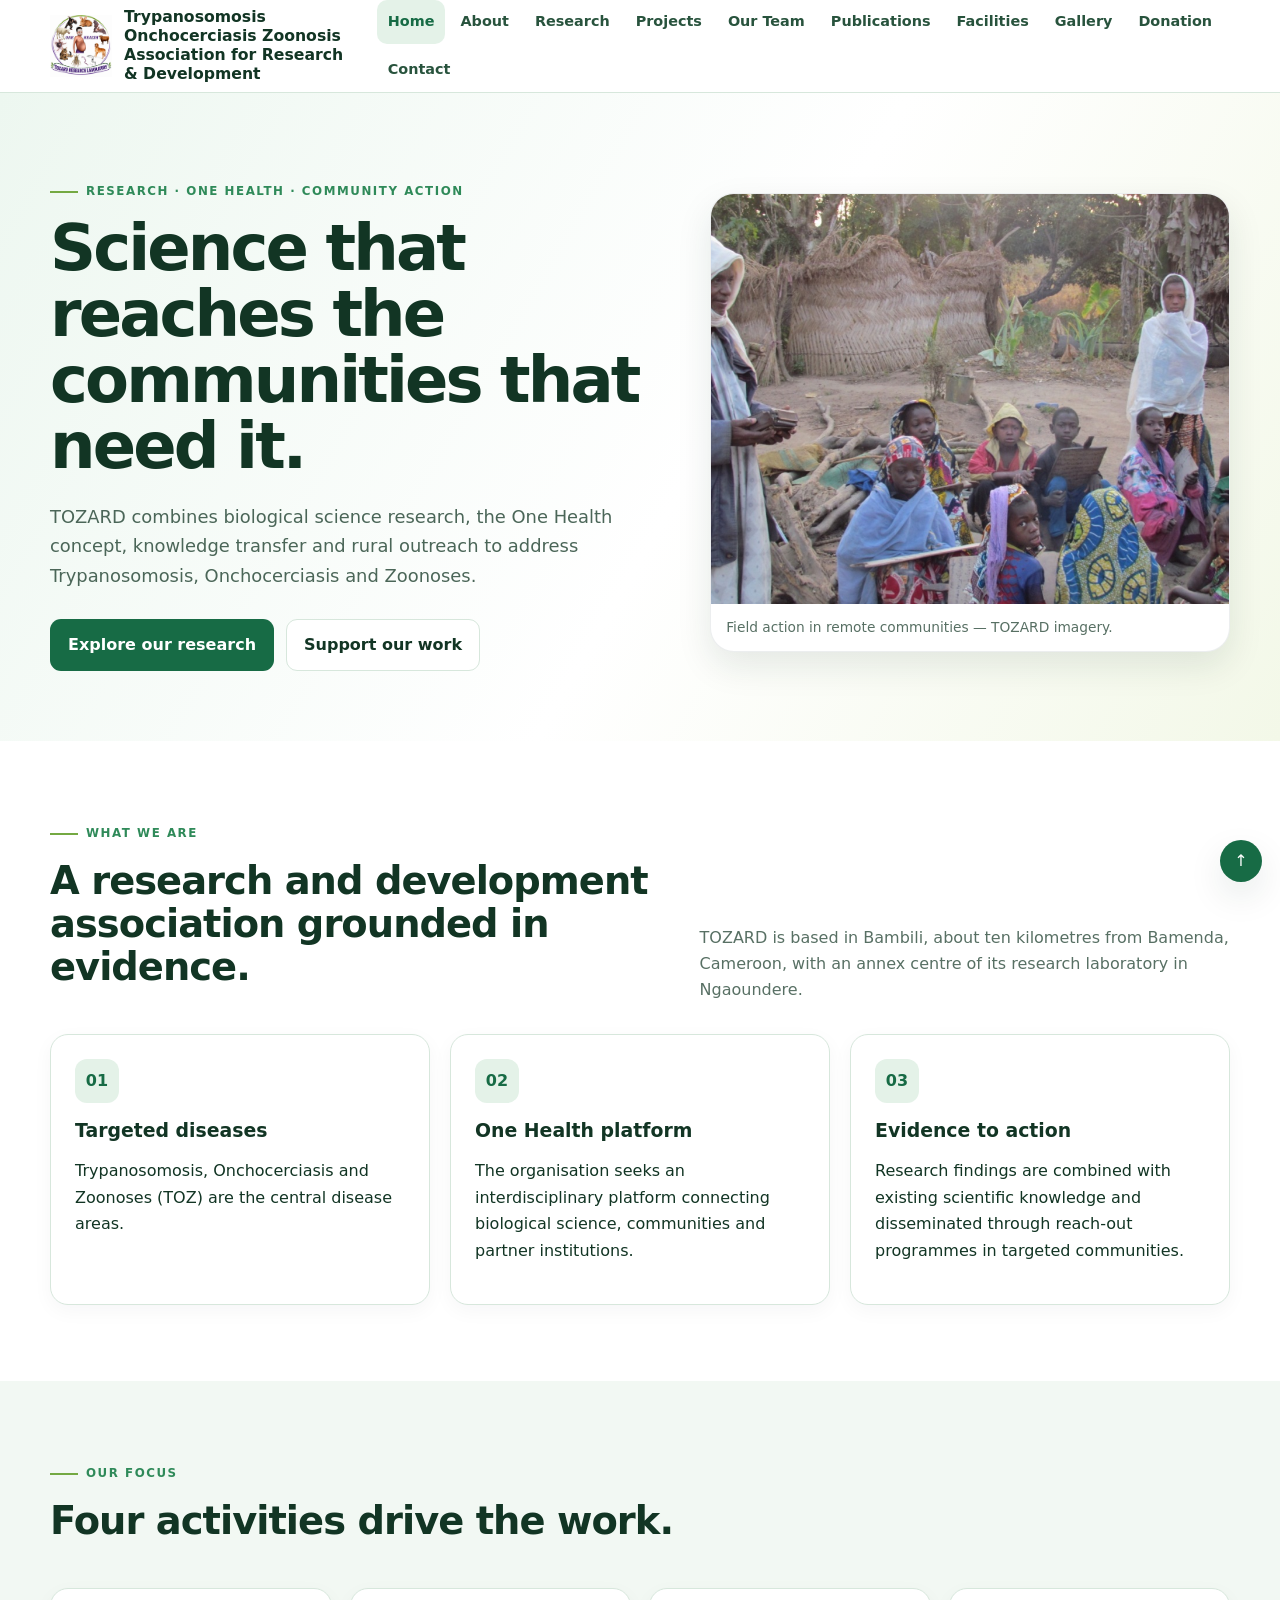
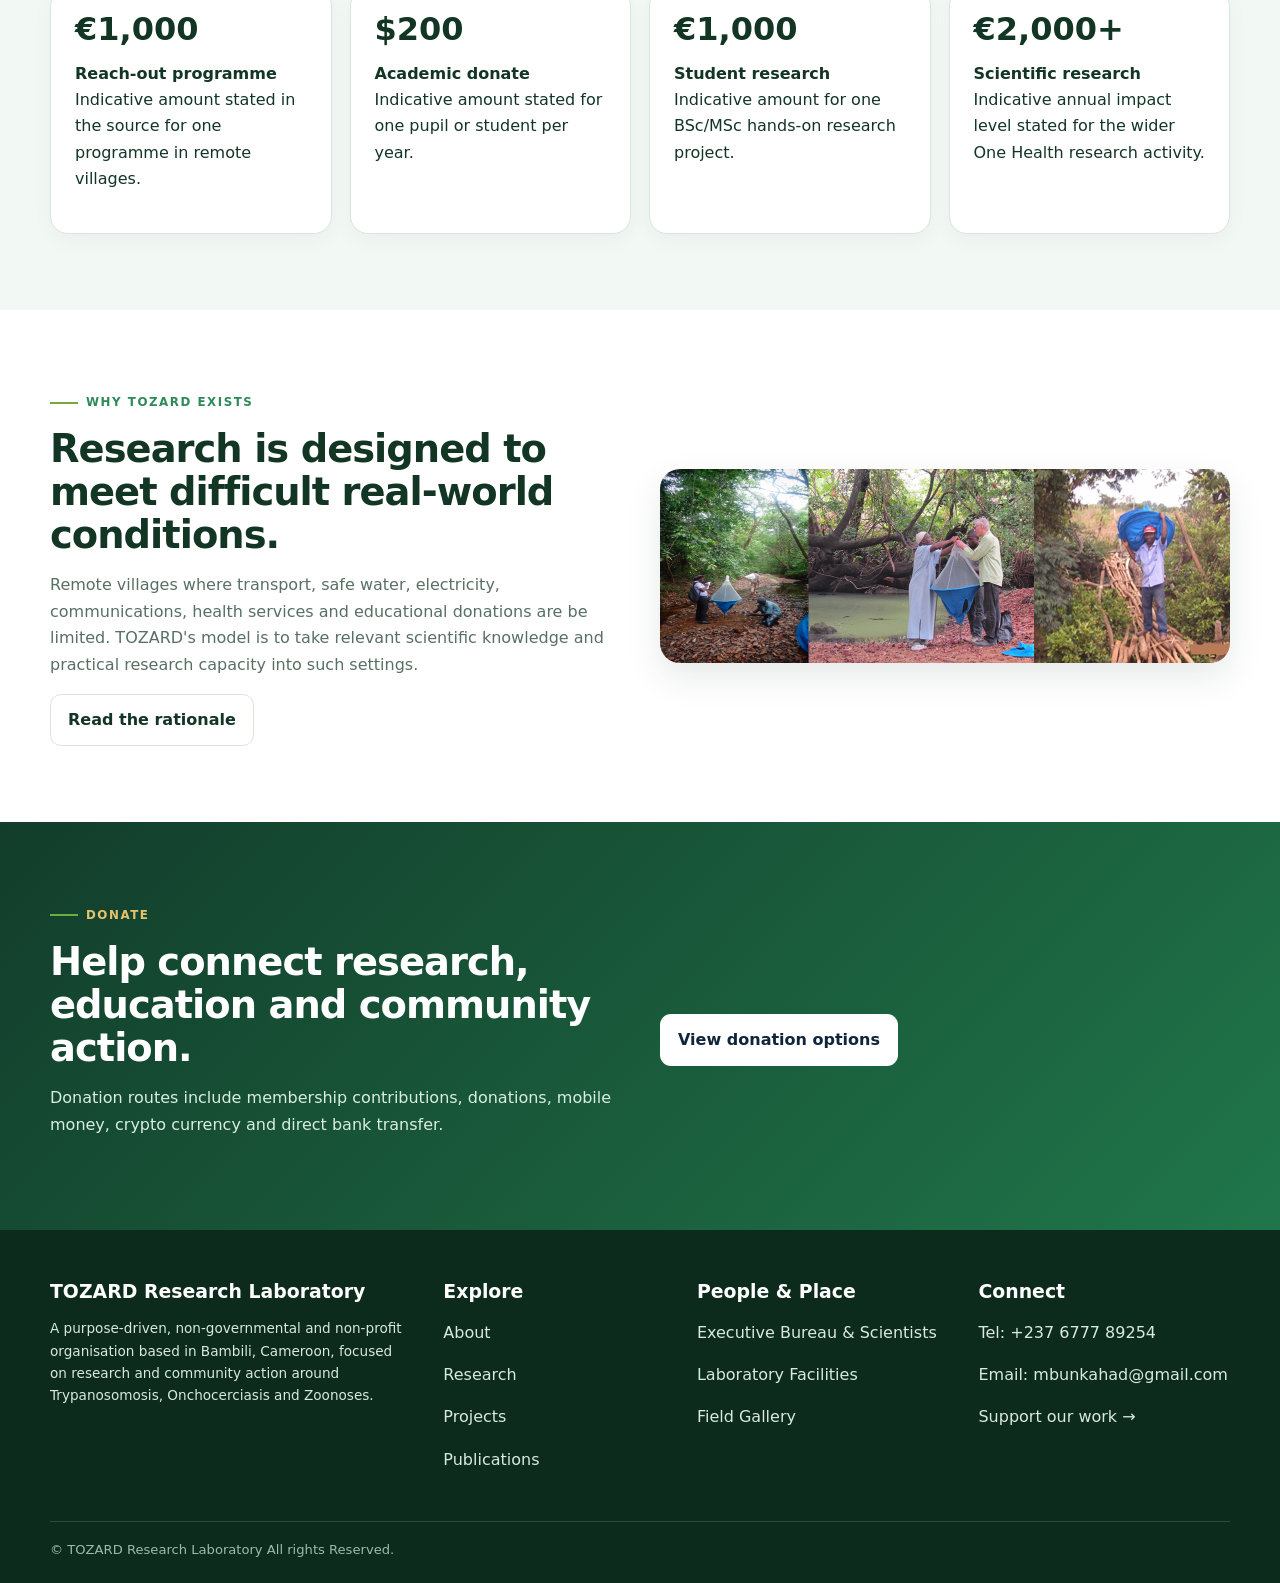
<file: index.html>
<!--
============================================================
TOZARD RESEARCH LABORATORY WEBSITE
Page-specific content

EDITING GUIDE:
- Change page text directly inside the relevant section.
- Navigation links are kept consistent across pages.
- Team photo areas are placeholders and can be replaced
with real photographs later.
- Do not remove the donation/payment safety placeholders
until the real information is available.
============================================================
-->
<!doctype html>
<html lang="en">
    <head>
        <meta charset="utf-8">
        <meta name="viewport" content="width=device-width,initial-scale=1">
        <meta name="description" content="TOZARD Research Laboratory — research, One Health, community empowerment and scientific collaboration in Cameroon.">
        <title>
            Research Laboratory · TOZARD
        </title>
        <link rel="stylesheet" href="assets/style.css">
    </head>
    <body id="top">
        <!-- <div class="topbar">
            <div class="container">
                <span>
                    TOZARD Research Laboratory · Bambili-Tubah, Bamenda, Cameroon
                </span>
                <span>
                    One Health · Research · Community Empowerment
                </span>
            </div>
        </div> -->
        <header class="header">
            <div class="container nav">
                <a class="brand" href="index.html">
                    <img src="assets/image1.png" alt="TOZARD Research Laboratory logo">
                    <strong>
                        Trypanosomosis Onchocerciasis Zoonosis Association for Research &amp; Development
                    </strong>
                </a>
                <button class="hamb" aria-label="Open navigation" aria-expanded="false">
                    ☰
                </button>
                <nav class="menu" aria-label="Main navigation">
                    <a class="active" href="index.html">
                        Home
                    </a>
                    <a class="" href="about.html">
                        About 
                    </a>
                    <a class="" href="research.html">
                        Research
                    </a>
                    <a class="" href="projects.html">
                        Projects
                    </a>
                    <a class="" href="people.html">
                        Our Team
                    </a>
                    <a class="" href="publications.html">
                        Publications
                    </a>
                    <a class="" href="facilities.html">
                        Facilities
                    </a>
                    <a class="" href="gallery.html">
                        Gallery
                    </a>
                    <a class="" href="donate.html">
                        Donation
                    </a>
                    <a class="" href="contact.html">
                        Contact
                    </a>
                </nav>
            </div>
        </header>
        <main>
            <section class="hero">
                <div class="container hero-grid">
                    <div>
                        <div class="eyebrow">
                            Research · One Health · Community action
                        </div>
                        <h1>
                            Science that reaches the communities that need it.
                        </h1>
                        <p class="lead">
                            TOZARD combines biological science research, the One Health concept, knowledge transfer and rural outreach to address Trypanosomosis, Onchocerciasis and Zoonoses.
                        </p>
                        <div class="actions">
                            <a class="btn primary" href="research.html">
                                Explore our research
                            </a>
                            <a class="btn secondary" href="donate.html">
                                Support our work
                            </a>
                        </div>
                    </div>
                    <div class="hero-media">
                        <img src="assets/image4.jpeg" alt="TOZARD field staff engaging with a rural community">
                        <div class="caption">
                            Field action in remote communities — TOZARD imagery.
                        </div>
                    </div>
                </div>
            </section>
            <section class="section">
                <div class="container">
                    <div class="section-head">
                        <div>
                            <div class="eyebrow">
                                What we are
                            </div>
                            <h2>
                                A research and development association grounded in evidence.
                            </h2>
                        </div>
                        <p>
                            TOZARD is based in Bambili, about ten kilometres from Bamenda, Cameroon, with an annex centre of its research laboratory in Ngaoundere.
                        </p>
                    </div>
                    <div class="grid-3">
                        <div class="card">
                            <div class="icon">
                                01
                            </div>
                            <h3>
                                Targeted diseases
                            </h3>
                            <p>
                                Trypanosomosis, Onchocerciasis and Zoonoses (TOZ) are the central disease areas.
                            </p>
                        </div>
                        <div class="card">
                            <div class="icon">
                                02
                            </div>
                            <h3>
                                One Health platform
                            </h3>
                            <p>
                                The organisation seeks an interdisciplinary platform connecting biological science, communities and partner institutions.
                            </p>
                        </div>
                        <div class="card">
                            <div class="icon">
                                03
                            </div>
                            <h3>
                                Evidence to action
                            </h3>
                            <p>
                                Research findings are combined with existing scientific knowledge and disseminated through reach-out programmes in targeted communities.
                            </p>
                        </div>
                    </div>
                </div>
            </section>
            <section class="section alt">
                <div class="container">
                    <div class="section-head">
                        <div>
                            <div class="eyebrow">
                                Our focus
                            </div>
                            <h2>
                                Four activities drive the work.
                            </h2>
                        </div>
                    </div>
                    <div class="grid-4">
                        <div class="card">
                            <div class="metric">
                                €1,000
                            </div>
                            <p>
                                <strong>
                                    Reach-out programme
                                </strong>
                                <br>
                                Indicative amount stated in the source for one programme in remote villages.
                            </p>
                        </div>
                        <div class="card">
                            <div class="metric">
                                $200
                            </div>
                            <p>
                                <strong>
                                    Academic donate
                                </strong>
                                <br>
                                Indicative amount stated for one pupil or student per year.
                            </p>
                        </div>
                        <div class="card">
                            <div class="metric">
                                €1,000
                            </div>
                            <p>
                                <strong>
                                    Student research
                                </strong>
                                <br>
                                Indicative amount for one BSc/MSc hands-on research project.
                            </p>
                        </div>
                        <div class="card">
                            <div class="metric">
                                €2,000+
                            </div>
                            <p>
                                <strong>
                                    Scientific research
                                </strong>
                                <br>
                                Indicative annual impact level stated for the wider One Health research activity.
                            </p>
                        </div>
                    </div>
                </div>
            </section>
            <section class="section">
                <div class="container split">
                    <div>
                        <div class="eyebrow">
                            Why TOZARD exists
                        </div>
                        <h2>
                            Research is designed to meet difficult real-world conditions.
                        </h2>
                        <p class="muted">
                            Remote villages where transport, safe water, electricity, communications, health services and educational donations are be limited. TOZARD's model is to take relevant scientific knowledge and practical research capacity into such settings.
                        </p>
                        <a class="btn secondary" href="about.html">
                            Read the rationale
                        </a>
                    </div>
                    <img src="assets/image2.png" alt="TOZARD field work and community action collage">
                </div>
            </section>
            <section class="section donate">
                <div class="container split">
                    <div>
                        <div class="eyebrow" style="color:#e4c36c">
                            Donate
                        </div>
                        <h2>
                            Help connect research, education and community action.
                        </h2>
                        <p class="muted">
                            Donation routes include membership contributions, donations, mobile money, crypto currency and direct bank transfer.
                        </p>
                    </div>
                    <div class="actions">
                        <a class="btn" style="background:#fff;color:#10253b" href="donate.html">
                            View donation options
                        </a>
                    </div>
                </div>
            </section>
        </main>
        <footer class="footer">
            <div class="container footer-grid">
                <div>
                    <h3>
                        TOZARD Research Laboratory
                    </h3>
                    <p class="small">
                        A purpose-driven, non-governmental and non-profit organisation based in Bambili, Cameroon, focused on research and community action around Trypanosomosis, Onchocerciasis and Zoonoses.
                    </p>
                </div>
                <div>
                    <h3>
                        Explore
                    </h3>
                    <p>
                        <a href="about.html">
                            About
                        </a>
                    </p>
                    <p>
                        <a href="research.html">
                            Research
                        </a>
                    </p>
                    <p>
                        <a href="projects.html">
                            Projects
                        </a>
                    </p>
                    <p>
                        <a href="publications.html">
                            Publications
                        </a>
                    </p>
                </div>
                <div>
                    <h3>
                        People &amp; Place
                    </h3>
                    <p>
                        <a href="people.html">
                            Executive Bureau &amp; Scientists
                        </a>
                    </p>
                    <p>
                        <a href="facilities.html">
                            Laboratory Facilities
                        </a>
                    </p>
                    <p>
                        <a href="gallery.html">
                            Field Gallery
                        </a>
                    </p>
                </div>
                <div>
                    <h3>
                        Connect
                    </h3>
                    <p>
                        Tel:
                        <a href="tel:+237677789254">
                            +237 6777 89254
                        </a>
                    </p>
                    <p>
                        Email:
                        <a href="mailto:mbunkahad@gmail.com">
                            mbunkahad@gmail.com
                        </a>
                    </p>
                    <p>
                        <a href="donate.html">
                            Support our work →
                        </a>
                    </p>
                </div>
            </div>
            <div class="container footer-bottom">
                © TOZARD Research Laboratory All rights Reserved.
            </div>
        </footer>
        <a class="backtop" href="#top" aria-label="Back to top">
            ↑
        </a>
        <script src="assets/site.js">
        </script>
    </body>
</html>
</file>
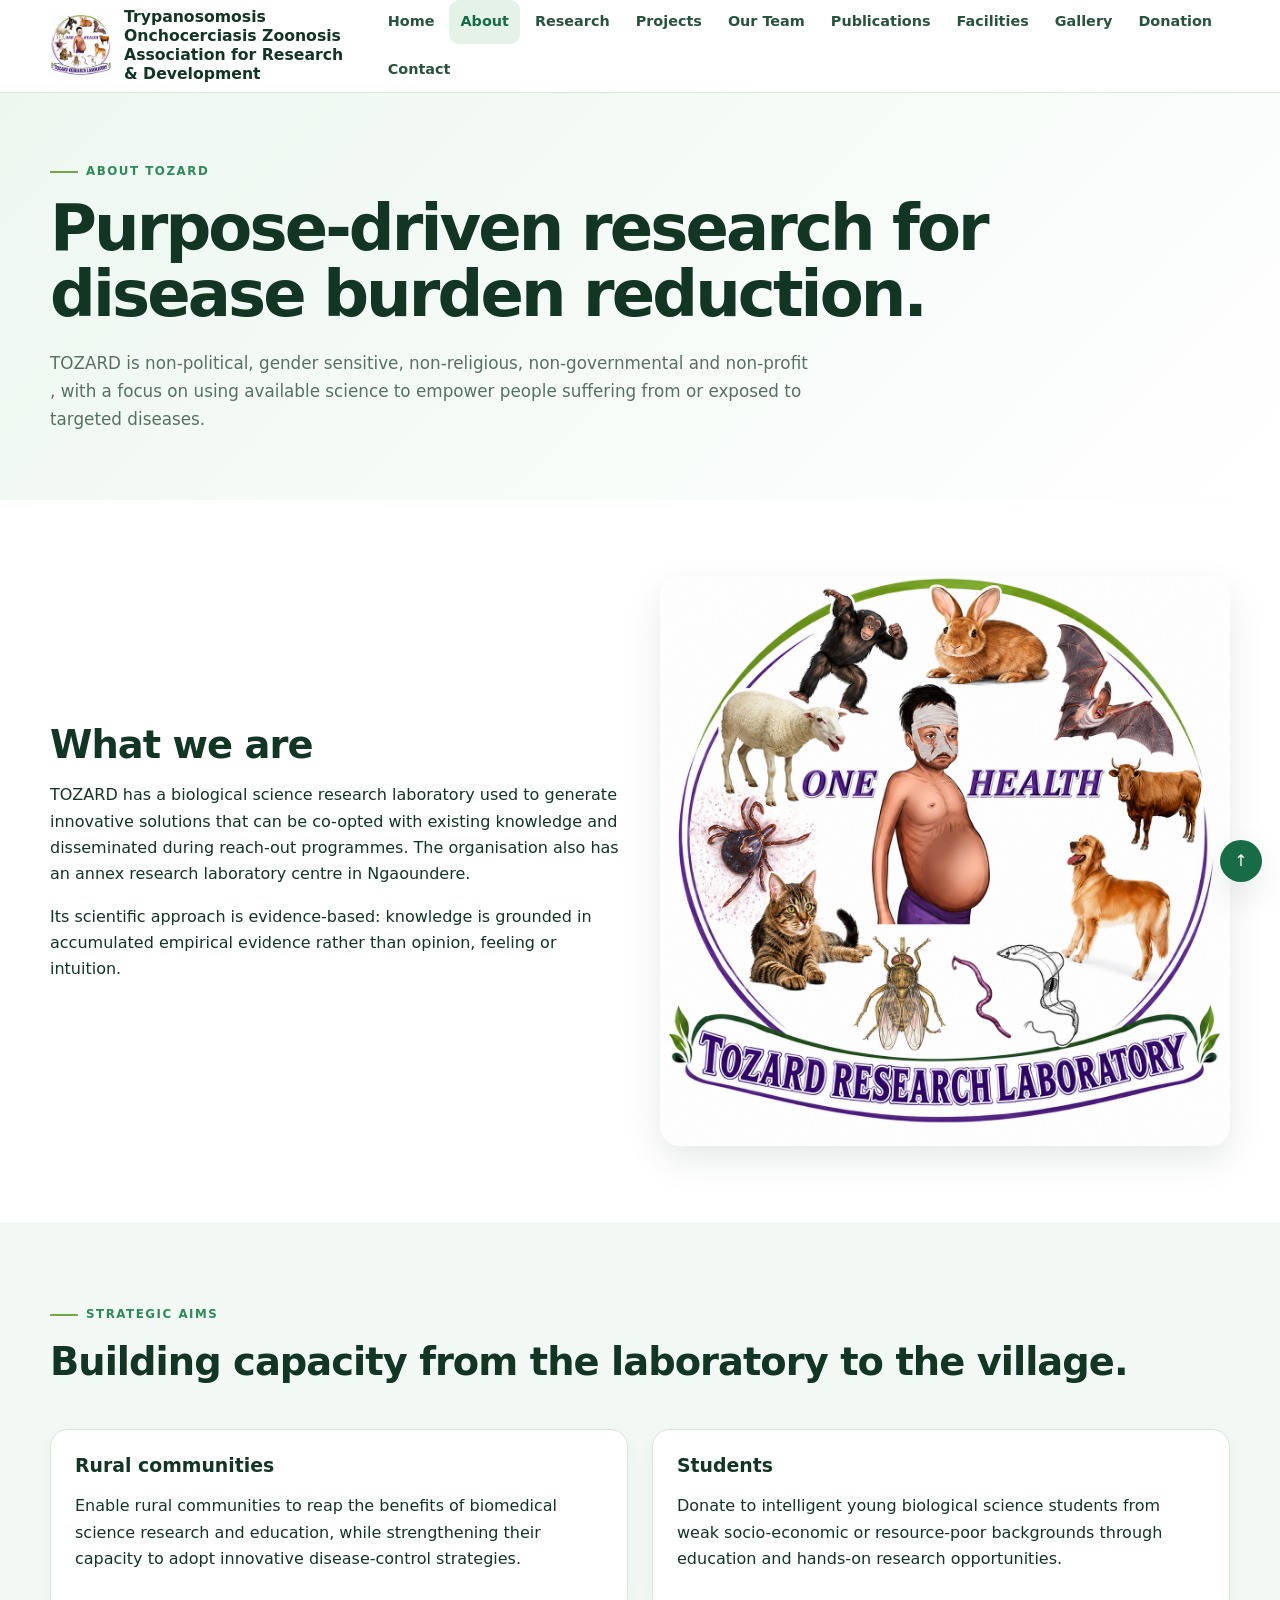
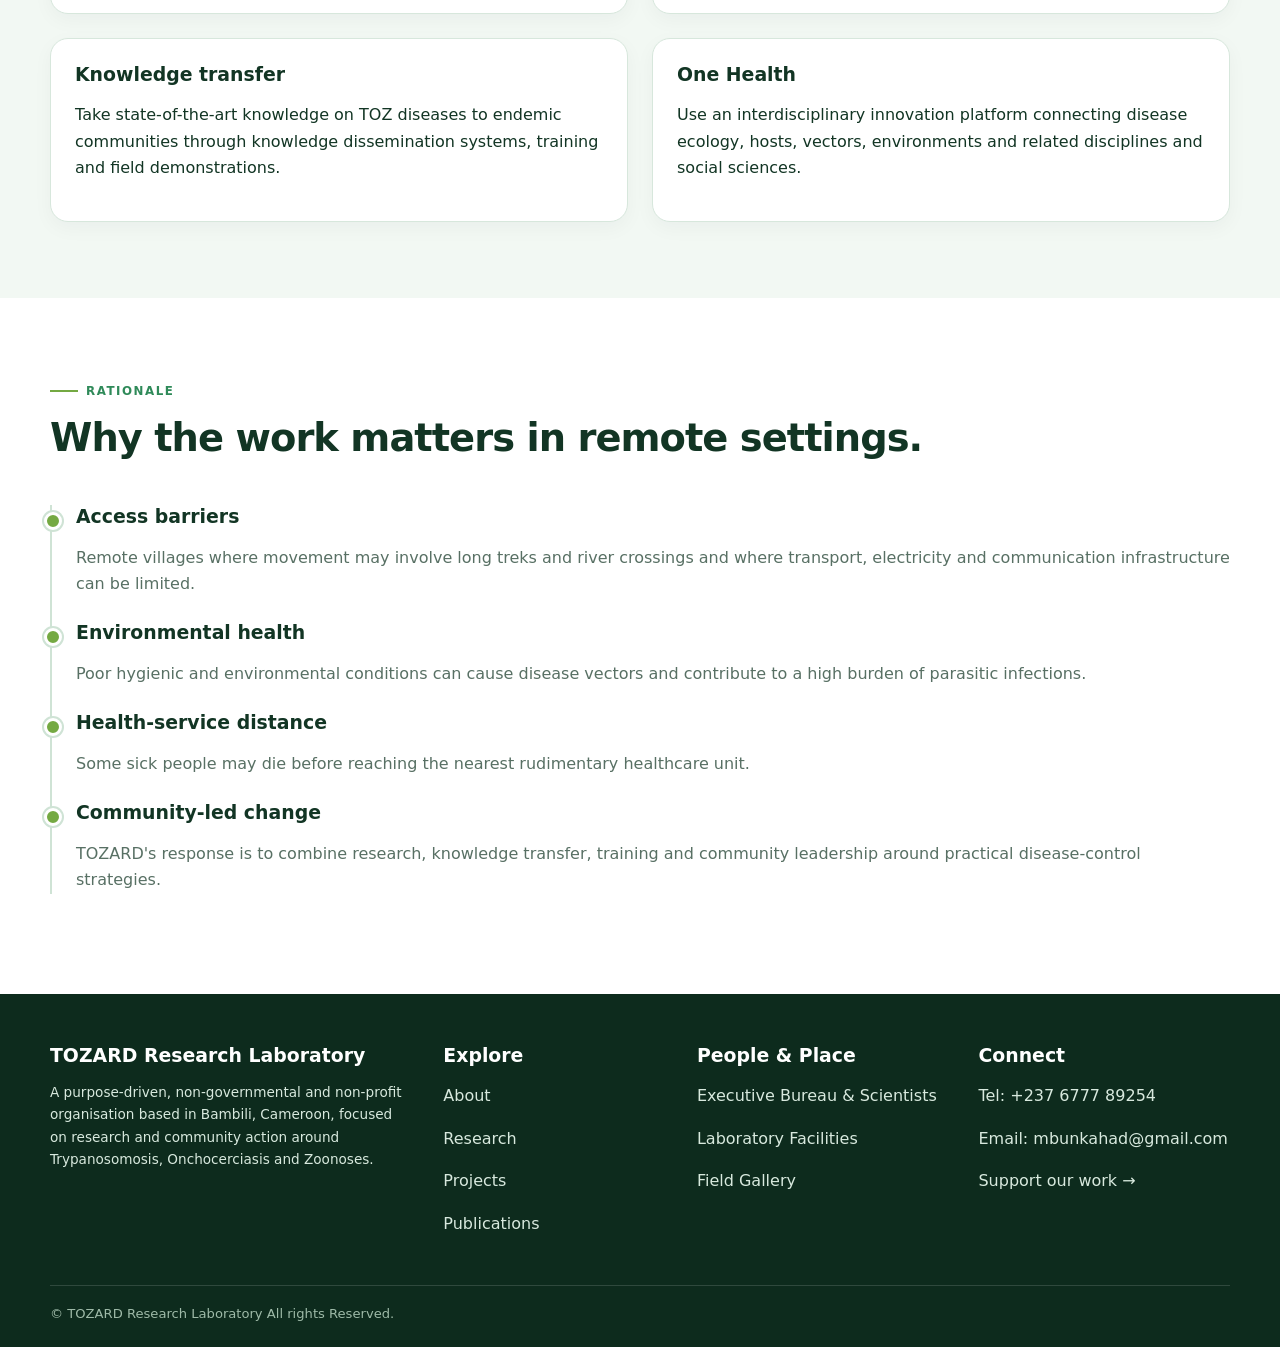
<file: about.html>
<!--
============================================================
TOZARD RESEARCH LABORATORY WEBSITE
Page-specific content

EDITING GUIDE:
- Change page text directly inside the relevant section.
- Navigation links are kept consistent across pages.
- Team photo areas are placeholders and can be replaced
with real photographs later.
- Do not remove the donation/payment safety placeholders
until the real information is available.
============================================================
-->
<!doctype html>
<html lang="en">
    <head>
        <meta charset="utf-8">
        <meta name="viewport" content="width=device-width,initial-scale=1">
        <meta name="description" content="TOZARD Research Laboratory — research, One Health, community empowerment and scientific collaboration in Cameroon.">
        <title>
            About TOZARD · TOZARD
        </title>
        <link rel="stylesheet" href="assets/style.css">
    </head>
    <body id="top">
        <!-- <div class="topbar">
            <div class="container">
                <span>
                    TOZARD Research Laboratory · Bambili-Tubah, Bamenda, Cameroon
                </span>
                <span>
                    One Health · Research · Community Empowerment
                </span>
            </div>
        </div> -->
        <header class="header">
            <div class="container nav">
                <a class="brand" href="index.html">
                    <img src="assets/image1.png" alt="TOZARD Research Laboratory logo">
                    <strong>
                        Trypanosomosis Onchocerciasis Zoonosis Association for Research &amp; Development
                    </strong>
                </a>
                <button class="hamb" aria-label="Open navigation" aria-expanded="false">
                    ☰
                </button>
                <nav class="menu" aria-label="Main navigation">
                    <a class="" href="index.html">
                        Home
                    </a>
                    <a class="active" href="about.html">
                        About 
                    </a>
                    <a class="" href="research.html">
                        Research
                    </a>
                    <a class="" href="projects.html">
                        Projects
                    </a>
                    <a class="" href="people.html">
                        Our Team
                    </a>
                    <a class="" href="publications.html">
                        Publications
                    </a>
                    <a class="" href="facilities.html">
                        Facilities
                    </a>
                    <a class="" href="gallery.html">
                        Gallery
                    </a>
                    <a class="" href="donate.html">
                        Donation
                    </a>
                    <a class="" href="contact.html">
                        Contact
                    </a>
                </nav>
            </div>
        </header>
        <main>
            <section class="page-hero">
                <div class="container">
                    <div class="eyebrow">
                        About TOZARD
                    </div>
                    <h1>
                        Purpose-driven research for disease burden reduction.
                    </h1>
                    <p>
                        TOZARD is non-political, gender sensitive, non-religious, non-governmental and non-profit , with a focus on using available science to empower people suffering from or exposed to targeted diseases.
                    </p>
                </div>
            </section>
            <section class="section">
                <div class="container split">
                    <div>
                        <h2>
                            What we are
                        </h2>
                        <p>
                            TOZARD has a biological science research laboratory used to generate innovative solutions that can be co-opted with existing knowledge and disseminated during reach-out programmes. The organisation also has an annex research laboratory centre in Ngaoundere.
                        </p>
                        <p>
                            Its scientific approach is evidence-based: knowledge is grounded in accumulated empirical evidence rather than opinion, feeling or intuition.
                        </p>
                    </div>
                    <img src="assets/image1.png" alt="TOZARD Research Laboratory One Health logo">
                </div>
            </section>
            <section class="section alt">
                <div class="container">
                    <div class="section-head">
                        <div>
                            <div class="eyebrow">
                                Strategic aims
                            </div>
                            <h2>
                                Building capacity from the laboratory to the village.
                            </h2>
                        </div>
                    </div>
                    <div class="grid-2">
                        <div class="card">
                            <h3>
                                Rural communities
                            </h3>
                            <p>
                                Enable rural communities to reap the benefits of biomedical science research and education, while strengthening their capacity to adopt innovative disease-control strategies.
                            </p>
                        </div>
                        <div class="card">
                            <h3>
                                Students
                            </h3>
                            <p>
                                Donate to intelligent young biological science students from weak socio-economic or resource-poor backgrounds through education and hands-on research opportunities.
                            </p>
                        </div>
                        <div class="card">
                            <h3>
                                Knowledge transfer
                            </h3>
                            <p>
                                Take state-of-the-art knowledge on TOZ diseases to endemic communities through knowledge dissemination systems, training and field demonstrations.
                            </p>
                        </div>
                        <div class="card">
                            <h3>
                                One Health
                            </h3>
                            <p>
                                Use an interdisciplinary innovation platform connecting disease ecology, hosts, vectors, environments and related disciplines and social sciences.
                            </p>
                        </div>
                    </div>
                </div>
            </section>
            <section class="section">
                <div class="container">
                    <div class="section-head">
                        <div>
                            <div class="eyebrow">
                                Rationale
                            </div>
                            <h2>
                                Why the work matters in remote settings.
                            </h2>
                        </div>
                    </div>
                    <div class="timeline">
                        <div class="item">
                            <h3>
                                Access barriers
                            </h3>
                            <p class="muted">
                                Remote villages where movement may involve long treks and river crossings and where transport, electricity and communication infrastructure can be limited.
                            </p>
                        </div>
                        <div class="item">
                            <h3>
                                Environmental health
                            </h3>
                            <p class="muted">
                                Poor hygienic and environmental conditions can cause disease vectors and contribute to a high burden of parasitic infections.
                            </p>
                        </div>
                        <div class="item">
                            <h3>
                                Health-service distance
                            </h3>
                            <p class="muted">
                                Some sick people may die before reaching the nearest rudimentary healthcare unit.
                            </p>
                        </div>
                        <div class="item">
                            <h3>
                                Community-led change
                            </h3>
                            <p class="muted">
                                TOZARD's response is to combine research, knowledge transfer, training and community leadership around practical disease-control strategies.
                            </p>
                        </div>
                    </div>
                </div>
            </section>
        </main>
        <footer class="footer">
            <div class="container footer-grid">
                <div>
                    <h3>
                        TOZARD Research Laboratory
                    </h3>
                    <p class="small">
                        A purpose-driven, non-governmental and non-profit organisation based in Bambili, Cameroon, focused on research and community action around Trypanosomosis, Onchocerciasis and Zoonoses.
                    </p>
                </div>
                <div>
                    <h3>
                        Explore
                    </h3>
                    <p>
                        <a href="about.html">
                            About
                        </a>
                    </p>
                    <p>
                        <a href="research.html">
                            Research
                        </a>
                    </p>
                    <p>
                        <a href="projects.html">
                            Projects
                        </a>
                    </p>
                    <p>
                        <a href="publications.html">
                            Publications
                        </a>
                    </p>
                </div>
                <div>
                    <h3>
                        People &amp; Place
                    </h3>
                    <p>
                        <a href="people.html">
                            Executive Bureau &amp; Scientists
                        </a>
                    </p>
                    <p>
                        <a href="facilities.html">
                            Laboratory Facilities
                        </a>
                    </p>
                    <p>
                        <a href="gallery.html">
                            Field Gallery
                        </a>
                    </p>
                </div>
                <div>
                    <h3>
                        Connect
                    </h3>
                    <p>
                        Tel:
                        <a href="tel:+237677789254">
                            +237 6777 89254
                        </a>
                    </p>
                    <p>
                        Email:
                        <a href="mailto:mbunkahad@gmail.com">
                            mbunkahad@gmail.com
                        </a>
                    </p>
                    <p>
                        <a href="donate.html">
                            Support our work →
                        </a>
                    </p>
                </div>
            </div>
            <div class="container footer-bottom">
                © TOZARD Research Laboratory All rights Reserved.
            </div>
        </footer>
        <a class="backtop" href="#top" aria-label="Back to top">
            ↑
        </a>
        <script src="assets/site.js">
        </script>
    </body>
</html>
</file>
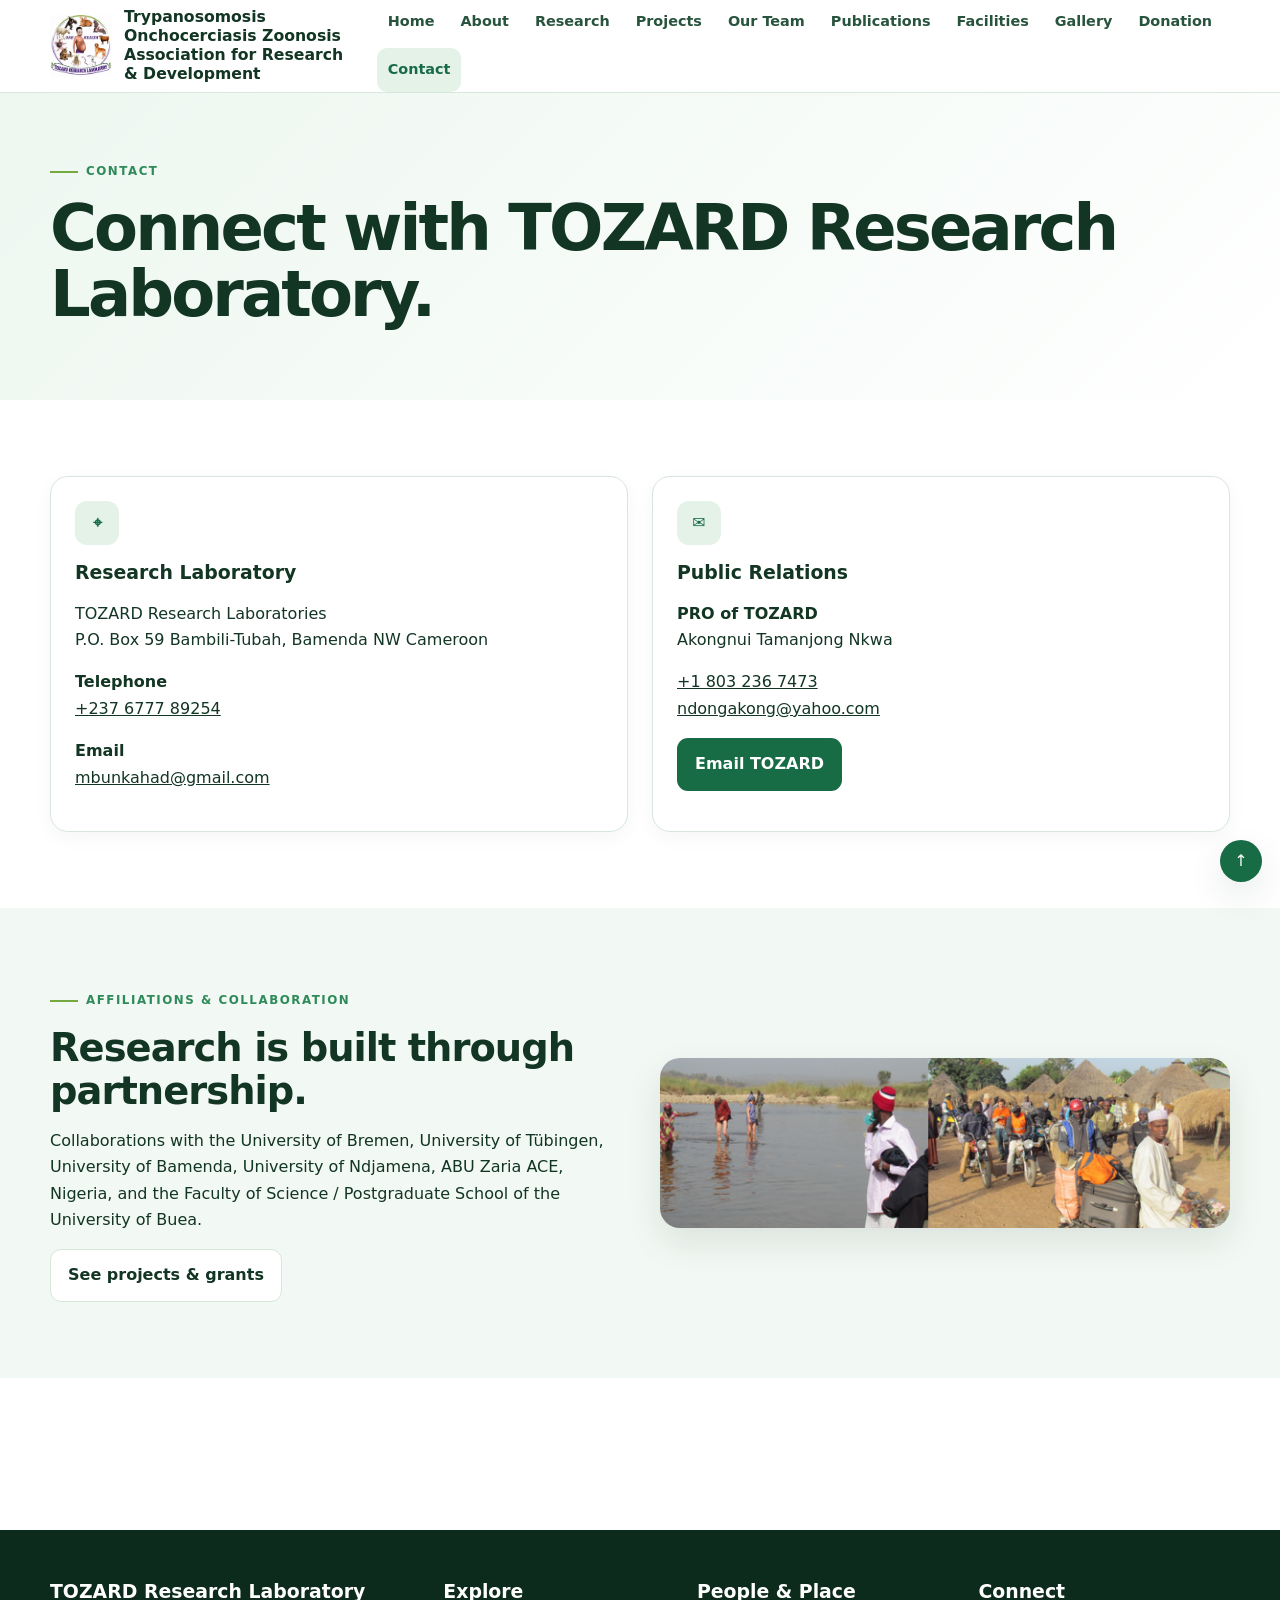
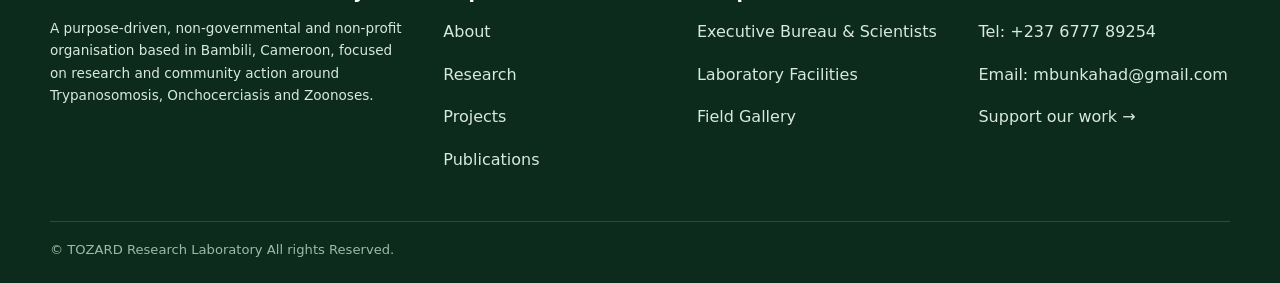
<file: contact.html>
<!--
============================================================
TOZARD RESEARCH LABORATORY WEBSITE
Page-specific content

EDITING GUIDE:
- Change page text directly inside the relevant section.
- Navigation links are kept consistent across pages.
- Team photo areas are placeholders and can be replaced
with real photographs later.
- Do not remove the donation/payment safety placeholders
until the real information is available.
============================================================
-->
<!doctype html>
<html lang="en">
    <head>
        <meta charset="utf-8">
        <meta name="viewport" content="width=device-width,initial-scale=1">
        <meta name="description" content="TOZARD Research Laboratory — research, One Health, community empowerment and scientific collaboration in Cameroon.">
        <title>
            Contact · TOZARD
        </title>
        <link rel="stylesheet" href="assets/style.css">
    </head>
    <body id="top">
        <!-- <div class="topbar">
            <div class="container">
                <span>
                    TOZARD Research Laboratory · Bambili-Tubah, Bamenda, Cameroon
                </span>
                <span>
                    One Health · Research · Community Empowerment
                </span>
            </div>
        </div> -->
        <header class="header">
            <div class="container nav">
                <a class="brand" href="index.html">
                    <img src="assets/image1.png" alt="TOZARD Research Laboratory logo">
                    <strong>
                        Trypanosomosis Onchocerciasis Zoonosis Association for Research &amp; Development
                    </strong>
                </a>
                <button class="hamb" aria-label="Open navigation" aria-expanded="false">
                    ☰
                </button>
                <nav class="menu" aria-label="Main navigation">
                    <a class="" href="index.html">
                        Home
                    </a>
                    <a class="" href="about.html">
                        About
                    </a>
                    <a class="" href="research.html">
                        Research
                    </a>
                    <a class="" href="projects.html">
                        Projects
                    </a>
                    <a class="" href="people.html">
                        Our Team
                    </a>
                    <a class="" href="publications.html">
                        Publications
                    </a>
                    <a class="" href="facilities.html">
                        Facilities
                    </a>
                    <a class="" href="gallery.html">
                        Gallery
                    </a>
                    <a class="" href="donate.html">
                        Donation
                    </a>
                    <a class="active" href="contact.html">
                        Contact
                    </a>
                </nav>
            </div>
        </header>
        <main>
            <section class="page-hero">
                <div class="container">
                    <div class="eyebrow">
                        Contact
                    </div>
                    <h1>
                        Connect with TOZARD Research Laboratory.
                    </h1>
                    <!-- <p>
                        Contact details below are limited to information contained in the supplied document.
                    </p> -->
                </div>
            </section>
            <section class="section">
                <div class="container grid-2">
                    <div class="card">
                        <div class="icon">
                            ⌖
                        </div>
                        <h3>
                            Research Laboratory
                        </h3>
                        <p>
                            TOZARD Research Laboratories
                            <br>
                            P.O. Box 59 Bambili-Tubah, Bamenda NW Cameroon
                        </p>
                        <p>
                            <strong>
                                Telephone
                            </strong>
                            <br>
                            <a href="tel:+237677789254">
                                +237 6777 89254
                            </a>
                        </p>
                        <p>
                            <strong>
                                Email
                            </strong>
                            <br>
                            <a href="mailto:mbunkahad@gmail.com">
                                mbunkahad@gmail.com
                            </a>
                        </p>
                    </div>
                    <div class="card">
                        <div class="icon">
                            ✉
                        </div>
                        <h3>
                            Public Relations
                        </h3>
                        <p>
                            <strong>
                                PRO of TOZARD
                            </strong>
                            <br>
                            Akongnui Tamanjong Nkwa
                        </p>
                        <p>
                            <a href="tel:+18032367473">
                                +1 803 236 7473
                            </a>
                            <br>
                            <a href="mailto:ndongakong@yahoo.com">
                                ndongakong@yahoo.com
                            </a>
                        </p>
                        <a class="btn primary" href="mailto:mbunkahad@gmail.com">
                            Email TOZARD
                        </a>
                    </div>
                </div>
            </section>
            <section class="section alt">
                <div class="container split">
                    <div>
                        <div class="eyebrow">
                            Affiliations &amp; collaboration
                        </div>
                        <h2>
                            Research is built through partnership.
                        </h2>
                        <p>
                            Collaborations with the University of Bremen, University of Tübingen, University of Bamenda, University of Ndjamena, ABU Zaria ACE, Nigeria, and the Faculty of Science / Postgraduate School of the University of Buea.
                        </p>
                        <a class="btn secondary" href="projects.html">
                            See projects &amp; grants
                        </a>
                    </div>
                    <img src="assets/image3.png" alt="TOZARD field collaboration imagery">
                </div>
            </section>
            <section class="section">
                <div class="container">
                    <!-- <div class="notice">
                        <strong>
                            Contact form:
                        </strong>
                        No backend email service is claimed or implemented in this static website. The email links above open the visitor's configured email application.
                    </div> -->
                </div>
            </section>
        </main>
        <footer class="footer">
            <div class="container footer-grid">
                <div>
                    <h3>
                        TOZARD Research Laboratory
                    </h3>
                    <p class="small">
                        A purpose-driven, non-governmental and non-profit organisation based in Bambili, Cameroon, focused on research and community action around Trypanosomosis, Onchocerciasis and Zoonoses.
                    </p>
                </div>
                <div>
                    <h3>
                        Explore
                    </h3>
                    <p>
                        <a href="about.html">
                            About
                        </a>
                    </p>
                    <p>
                        <a href="research.html">
                            Research
                        </a>
                    </p>
                    <p>
                        <a href="projects.html">
                            Projects
                        </a>
                    </p>
                    <p>
                        <a href="publications.html">
                            Publications
                        </a>
                    </p>
                </div>
                <div>
                    <h3>
                        People &amp; Place
                    </h3>
                    <p>
                        <a href="people.html">
                            Executive Bureau &amp; Scientists
                        </a>
                    </p>
                    <p>
                        <a href="facilities.html">
                            Laboratory Facilities
                        </a>
                    </p>
                    <p>
                        <a href="gallery.html">
                            Field Gallery
                        </a>
                    </p>
                </div>
                <div>
                    <h3>
                        Connect
                    </h3>
                    <p>
                        Tel:
                        <a href="tel:+237677789254">
                            +237 6777 89254
                        </a>
                    </p>
                    <p>
                        Email:
                        <a href="mailto:mbunkahad@gmail.com">
                            mbunkahad@gmail.com
                        </a>
                    </p>
                    <p>
                        <a href="donate.html">
                            Support our work →
                        </a>
                    </p>
                </div>
            </div>
            <div class="container footer-bottom">
                © TOZARD Research Laboratory All rights Reserved.
            </div>
        </footer>
        <a class="backtop" href="#top" aria-label="Back to top">
            ↑
        </a>
        <script src="assets/site.js">
        </script>
    </body>
</html>
</file>
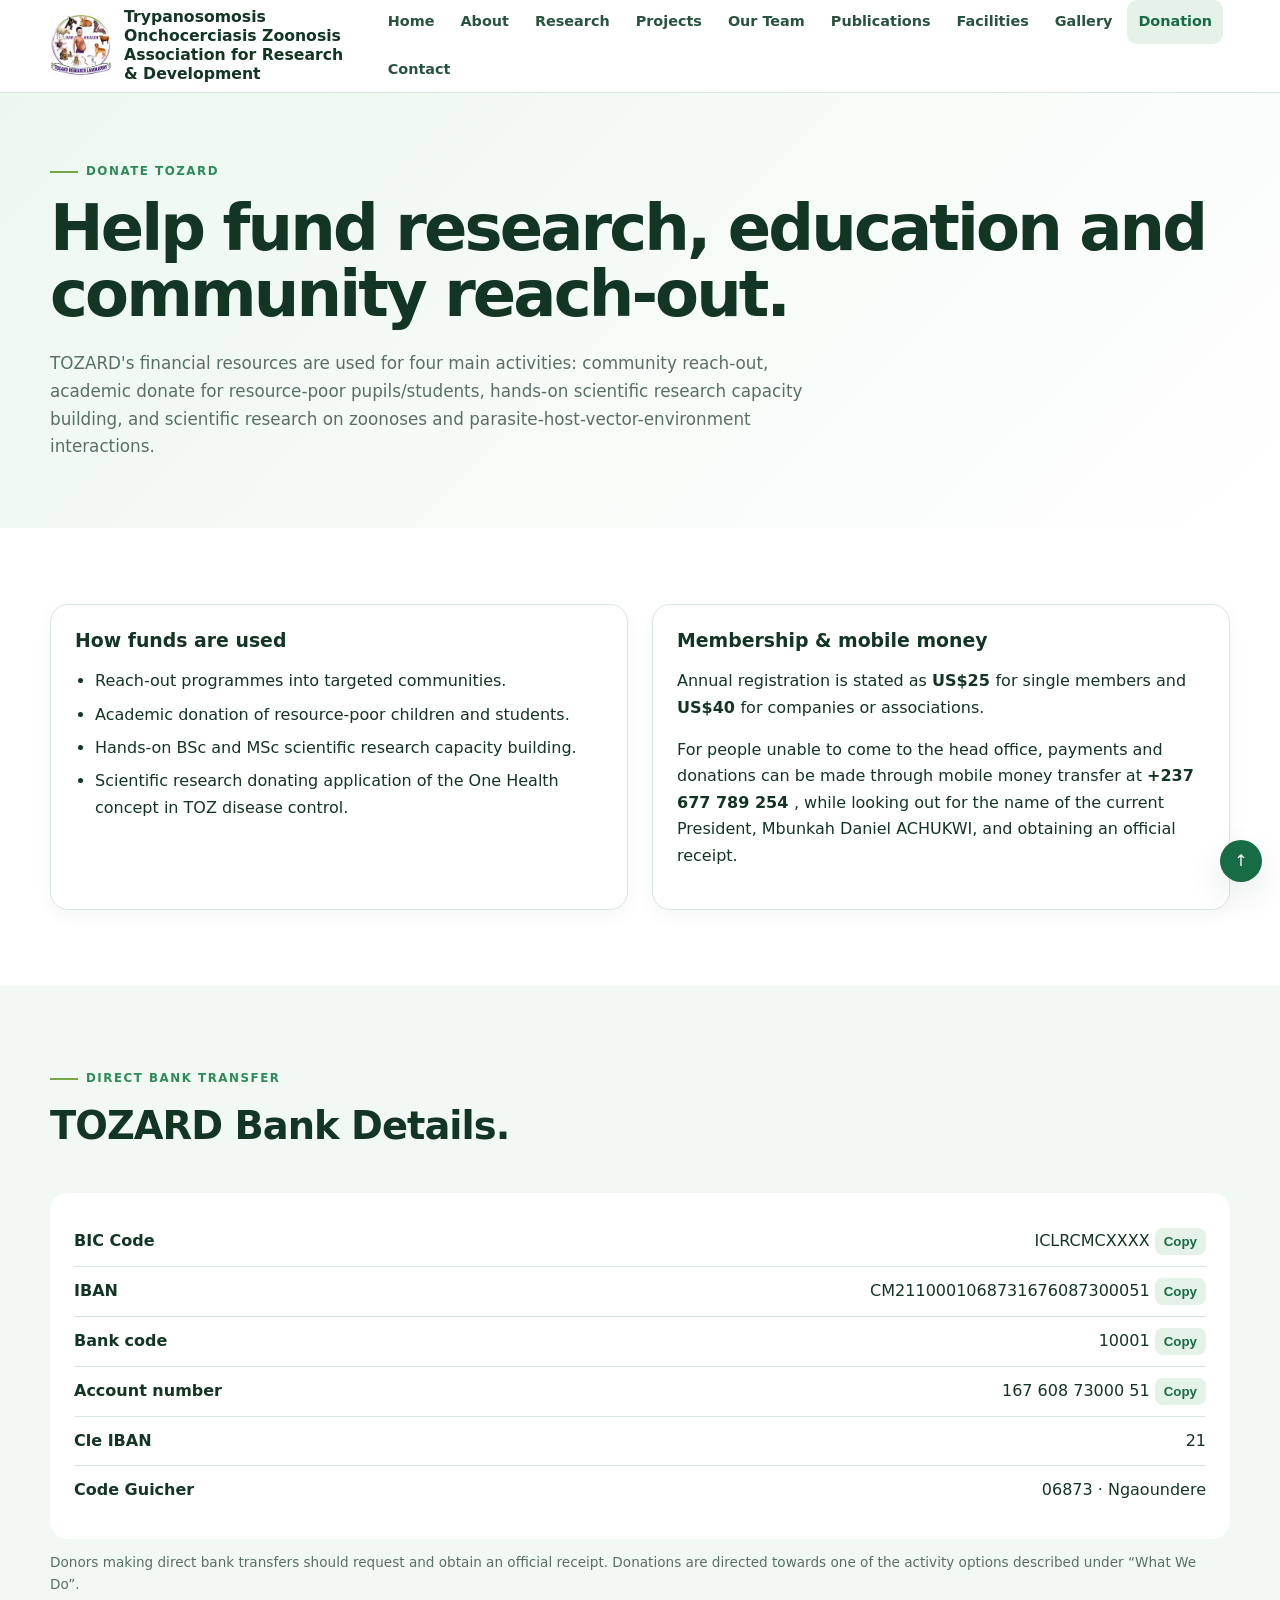
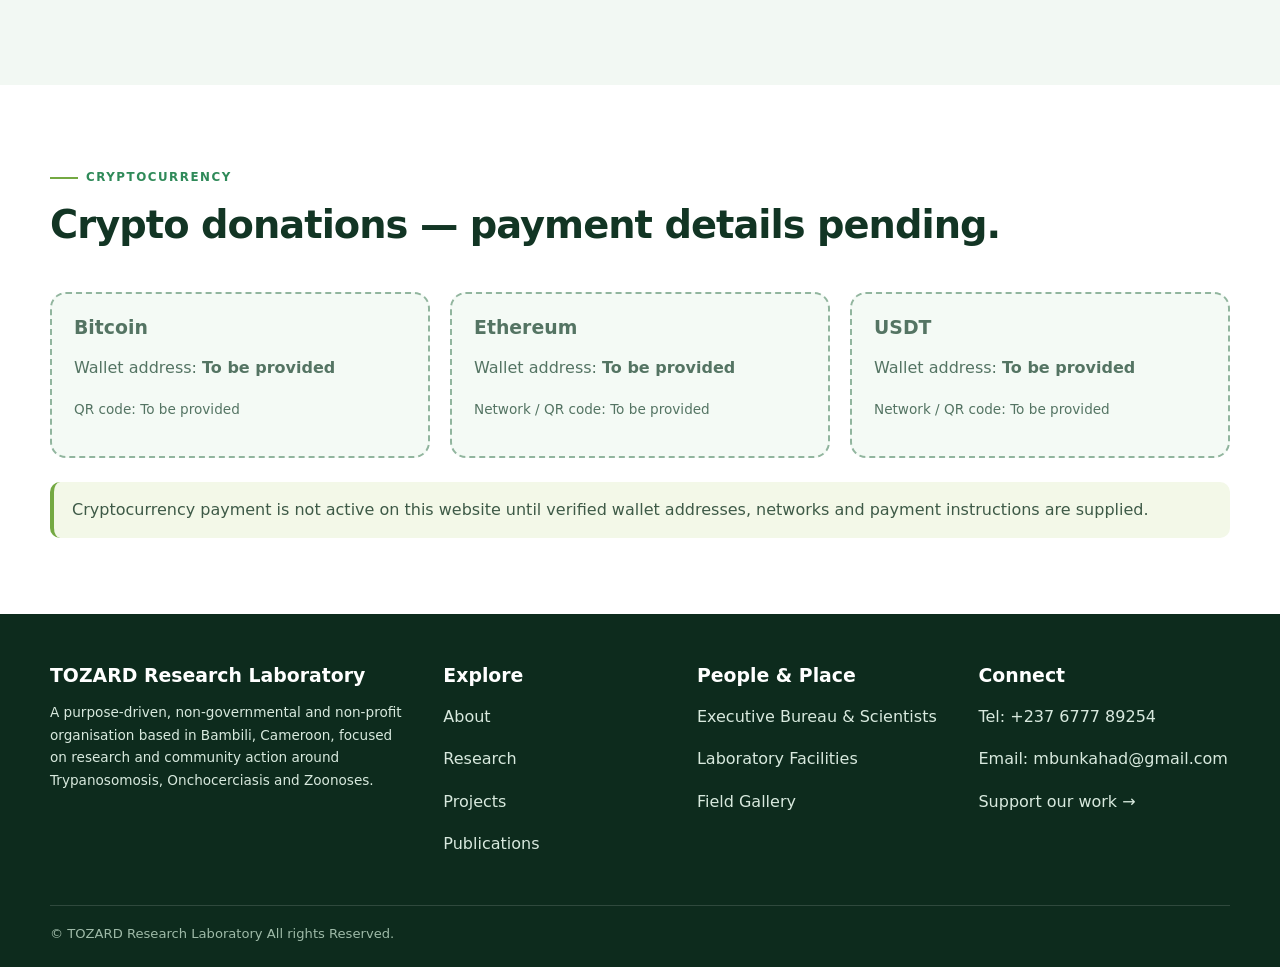
<file: donate.html>
<!--
============================================================
TOZARD RESEARCH LABORATORY WEBSITE
Page-specific content

EDITING GUIDE:
- Change page text directly inside the relevant section.
- Navigation links are kept consistent across pages.
- Team photo areas are placeholders and can be replaced
with real photographs later.
- Do not remove the donation/payment safety placeholders
until the real information is available.
============================================================
-->
<!doctype html>
<html lang="en">
    <head>
        <meta charset="utf-8">
        <meta name="viewport" content="width=device-width,initial-scale=1">
        <meta name="description" content="TOZARD Research Laboratory — research, One Health, community empowerment and scientific collaboration in Cameroon.">
        <title>
            Donate · TOZARD
        </title>
        <link rel="stylesheet" href="assets/style.css">
    </head>
    <body id="top">
        <!-- <div class="topbar">
            <div class="container">
                <span>
                    TOZARD Research Laboratory · Bambili-Tubah, Bamenda, Cameroon
                </span>
                <span>
                    One Health · Research · Community Empowerment
                </span>
            </div>
        </div> -->
        <header class="header">
            <div class="container nav">
                <a class="brand" href="index.html">
                    <img src="assets/image1.png" alt="TOZARD Research Laboratory logo">
                    <strong>
                        Trypanosomosis Onchocerciasis Zoonosis Association for Research &amp; Development
                    </strong>
                </a>
                <button class="hamb" aria-label="Open navigation" aria-expanded="false">
                    ☰
                </button>
                <nav class="menu" aria-label="Main navigation">
                    <a class="" href="index.html">
                        Home
                    </a>
                    <a class="" href="about.html">
                        About
                    </a>
                    <a class="" href="research.html">
                        Research
                    </a>
                    <a class="" href="projects.html">
                        Projects
                    </a>
                    <a class="" href="people.html">
                        Our Team
                    </a>
                    <a class="" href="publications.html">
                        Publications
                    </a>
                    <a class="" href="facilities.html">
                        Facilities
                    </a>
                    <a class="" href="gallery.html">
                        Gallery
                    </a>
                    <a class="active" href="donate.html">
                        Donation
                    </a>
                    <a class="" href="contact.html">
                        Contact
                    </a>
                </nav>
            </div>
        </header>
        <main>
            <section class="page-hero">
                <div class="container">
                    <div class="eyebrow">
                        Donate TOZARD
                    </div>
                    <h1>
                        Help fund research, education and community reach-out.
                    </h1>
                    <p>
                        TOZARD's financial resources are used for four main activities: community reach-out, academic donate for resource-poor pupils/students, hands-on scientific research capacity building, and scientific research on zoonoses and parasite-host-vector-environment interactions.
                    </p>
                </div>
            </section>
            <section class="section">
                <div class="container grid-2">
                    <div class="card">
                        <h3>
                            How funds are used
                        </h3>
                        <ul class="list">
                            <li>
                                Reach-out programmes into targeted communities.
                            </li>
                            <li>
                                Academic donation of resource-poor children and students.
                            </li>
                            <li>
                                Hands-on BSc and MSc scientific research capacity building.
                            </li>
                            <li>
                                Scientific research donating application of the One Health concept in TOZ disease control.
                            </li>
                        </ul>
                    </div>
                    <div class="card">
                        <h3>
                            Membership &amp; mobile money
                        </h3>
                        <p>
                            Annual registration is stated as
                            <strong>
                                US$25
                            </strong>
                            for single members and
                            <strong>
                                US$40
                            </strong>
                            for companies or associations.
                        </p>
                        <p>
                            For people unable to come to the head office, payments and donations can be made through mobile money transfer at
                            <strong>
                                +237 677 789 254
                            </strong>
                            , while looking out for the name of the current President, Mbunkah Daniel ACHUKWI, and obtaining an official receipt.
                        </p>
                    </div>
                </div>
            </section>
            <section class="section alt">
                <div class="container">
                    <div class="section-head">
                        <div>
                            <div class="eyebrow">
                                Direct bank transfer
                            </div>
                            <h2>
                                TOZARD Bank Details.
                            </h2>
                        </div>
                    </div>
                    <div class="payment">
                        <div class="payment-row">
                            <span>
                                <strong>
                                    BIC Code
                                </strong>
                            </span>
                            <span>
                                ICLRCMCXXXX
                                <button class="copy" data-copy="ICLRCMCXXXX">
                                    Copy
                                </button>
                            </span>
                        </div>
                        <div class="payment-row">
                            <span>
                                <strong>
                                    IBAN
                                </strong>
                            </span>
                            <span>
                                CM2110001068731676087300051
                                <button class="copy" data-copy="CM2110001068731676087300051">
                                    Copy
                                </button>
                            </span>
                        </div>
                        <div class="payment-row">
                            <span>
                                <strong>
                                    Bank code
                                </strong>
                            </span>
                            <span>
                                10001
                                <button class="copy" data-copy="10001">
                                    Copy
                                </button>
                            </span>
                        </div>
                        <div class="payment-row">
                            <span>
                                <strong>
                                    Account number
                                </strong>
                            </span>
                            <span>
                                167 608 73000 51
                                <button class="copy" data-copy="167 608 73000 51">
                                    Copy
                                </button>
                            </span>
                        </div>
                        <div class="payment-row">
                            <span>
                                <strong>
                                    Cle IBAN
                                </strong>
                            </span>
                            <span>
                                21
                            </span>
                        </div>
                        <div class="payment-row">
                            <span>
                                <strong>
                                    Code Guicher
                                </strong>
                            </span>
                            <span>
                                06873 · Ngaoundere
                            </span>
                        </div>
                    </div>
                    <p class="small muted" style="margin-top:12px">
                        Donors making direct bank transfers should request and obtain an official receipt. Donations are directed towards one of the activity options described under “What We Do”.
                    </p>
                </div>
            </section>
            <section class="section">
                <div class="container">
                    <div class="section-head">
                        <div>
                            <div class="eyebrow">
                                Cryptocurrency
                            </div>
                            <h2>
                                Crypto donations — payment details pending.
                            </h2>
                        </div>
                    </div>
                    <div class="grid-3">
                        <div class="placeholder">
                            <h3>
                                Bitcoin
                            </h3>
                            <p>
                                Wallet address:
                                <strong>
                                    To be provided
                                </strong>
                            </p>
                            <p class="small">
                                QR code: To be provided
                            </p>
                        </div>
                        <div class="placeholder">
                            <h3>
                                Ethereum
                            </h3>
                            <p>
                                Wallet address:
                                <strong>
                                    To be provided
                                </strong>
                            </p>
                            <p class="small">
                                Network / QR code: To be provided
                            </p>
                        </div>
                        <div class="placeholder">
                            <h3>
                                USDT
                            </h3>
                            <p>
                                Wallet address:
                                <strong>
                                    To be provided
                                </strong>
                            </p>
                            <p class="small">
                                Network / QR code: To be provided
                            </p>
                        </div>
                    </div>
                    <div class="notice" style="margin-top:24px">
                        Cryptocurrency payment is not active on this website until verified wallet addresses, networks and payment instructions are supplied.
                    </div>
                </div>
            </section>
        </main>
        <footer class="footer">
            <div class="container footer-grid">
                <div>
                    <h3>
                        TOZARD Research Laboratory
                    </h3>
                    <p class="small">
                        A purpose-driven, non-governmental and non-profit organisation based in Bambili, Cameroon, focused on research and community action around Trypanosomosis, Onchocerciasis and Zoonoses.
                    </p>
                </div>
                <div>
                    <h3>
                        Explore
                    </h3>
                    <p>
                        <a href="about.html">
                            About
                        </a>
                    </p>
                    <p>
                        <a href="research.html">
                            Research
                        </a>
                    </p>
                    <p>
                        <a href="projects.html">
                            Projects
                        </a>
                    </p>
                    <p>
                        <a href="publications.html">
                            Publications
                        </a>
                    </p>
                </div>
                <div>
                    <h3>
                        People &amp; Place
                    </h3>
                    <p>
                        <a href="people.html">
                            Executive Bureau &amp; Scientists
                        </a>
                    </p>
                    <p>
                        <a href="facilities.html">
                            Laboratory Facilities
                        </a>
                    </p>
                    <p>
                        <a href="gallery.html">
                            Field Gallery
                        </a>
                    </p>
                </div>
                <div>
                    <h3>
                        Connect
                    </h3>
                    <p>
                        Tel:
                        <a href="tel:+237677789254">
                            +237 6777 89254
                        </a>
                    </p>
                    <p>
                        Email:
                        <a href="mailto:mbunkahad@gmail.com">
                            mbunkahad@gmail.com
                        </a>
                    </p>
                    <p>
                        <a href="donate.html">
                            Support our work →
                        </a>
                    </p>
                </div>
            </div>
            <div class="container footer-bottom">
                © TOZARD Research Laboratory All rights Reserved.
            </div>
        </footer>
        <a class="backtop" href="#top" aria-label="Back to top">
            ↑
        </a>
        <script src="assets/site.js">
        </script>
    </body>
</html>
</file>
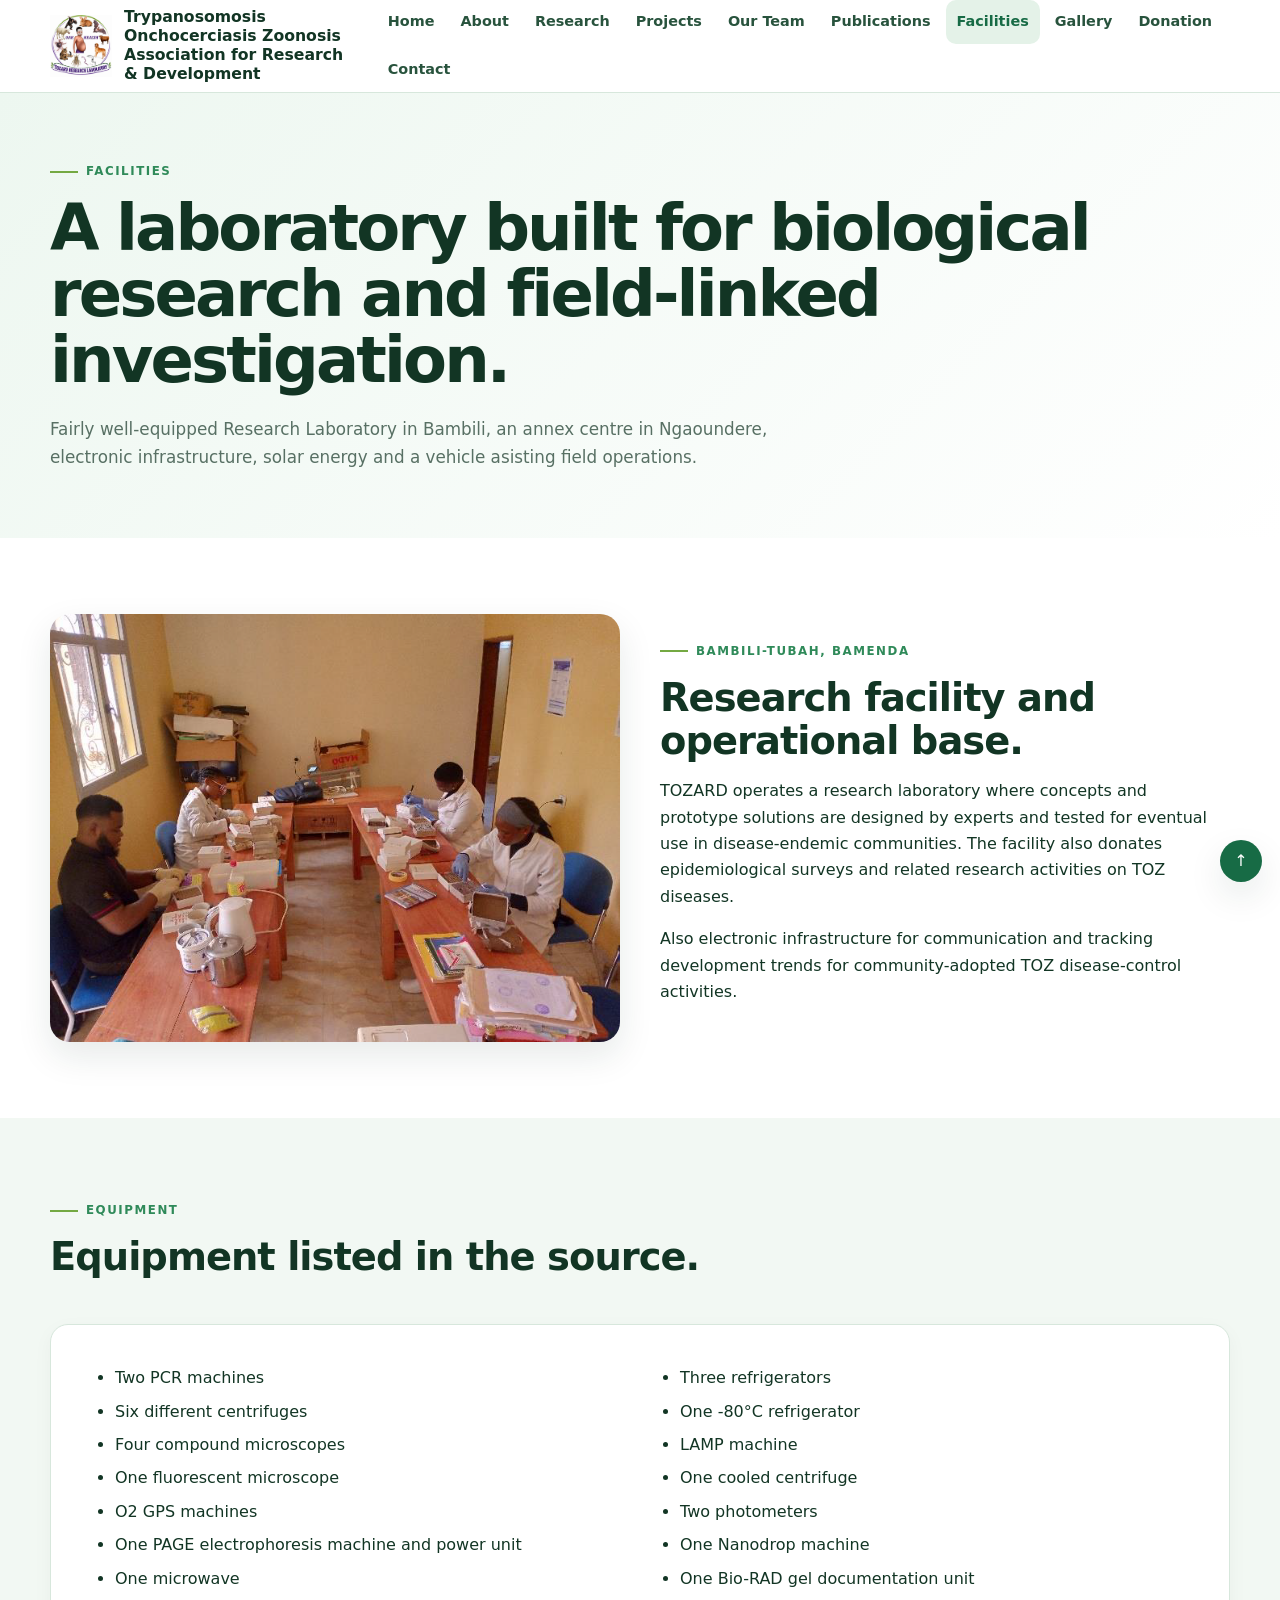
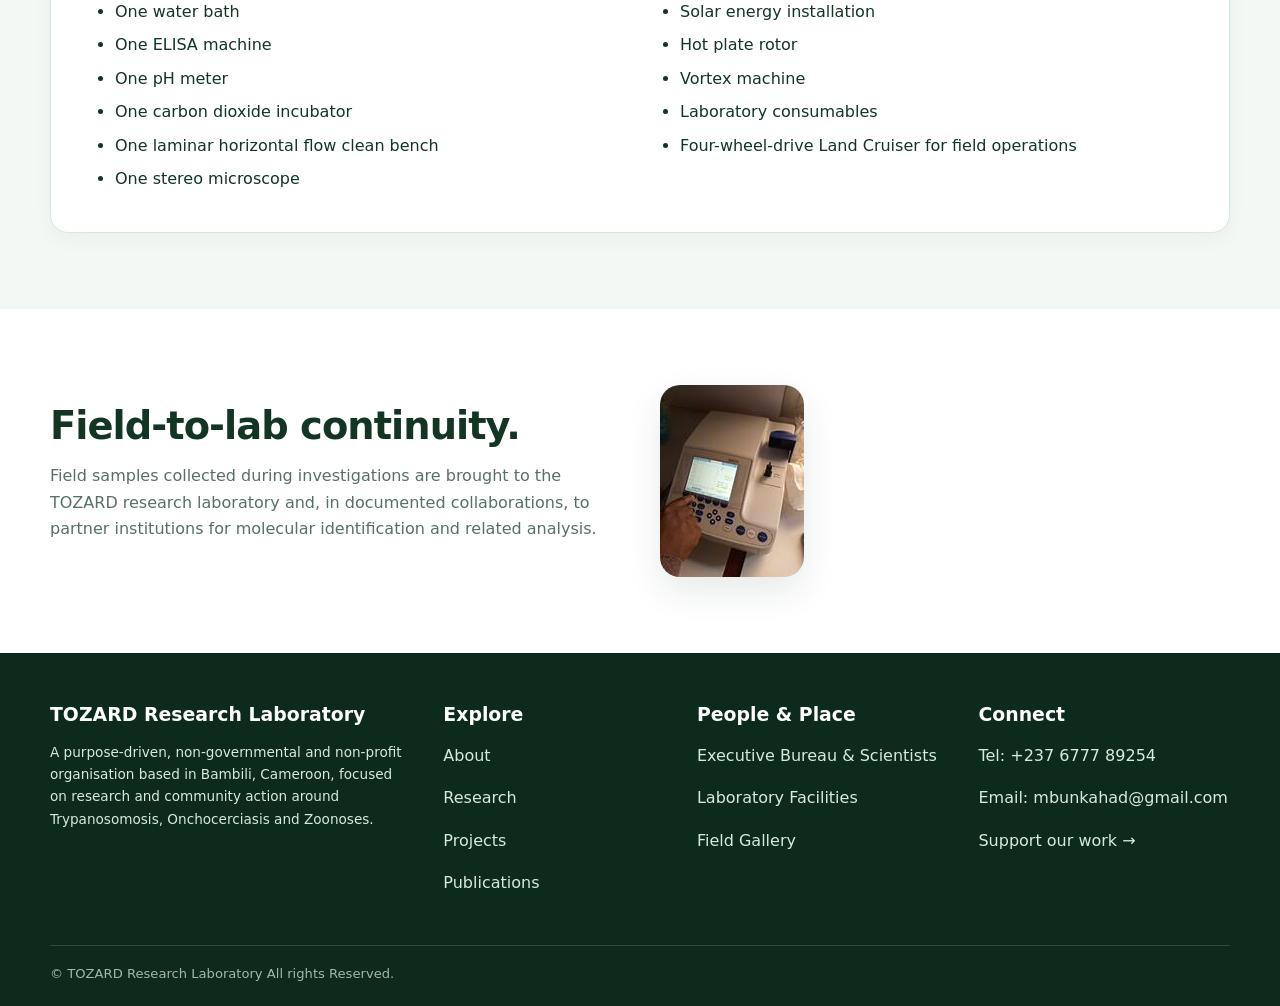
<file: facilities.html>
<!--
============================================================
TOZARD RESEARCH LABORATORY WEBSITE
Page-specific content

EDITING GUIDE:
- Change page text directly inside the relevant section.
- Navigation links are kept consistent across pages.
- Team photo areas are placeholders and can be replaced
with real photographs later.
- Do not remove the donation/payment safety placeholders
until the real information is available.
============================================================
-->
<!doctype html>
<html lang="en">
    <head>
        <meta charset="utf-8">
        <meta name="viewport" content="width=device-width,initial-scale=1">
        <meta name="description" content="TOZARD Research Laboratory — research, One Health, community empowerment and scientific collaboration in Cameroon.">
        <title>
            Facilities · TOZARD
        </title>
        <link rel="stylesheet" href="assets/style.css">
    </head>
    <body id="top">
        <!-- <div class="topbar">
            <div class="container">
                <span>
                    TOZARD Research Laboratory · Bambili-Tubah, Bamenda, Cameroon
                </span>
                <span>
                    One Health · Research · Community Empowerment
                </span>
            </div>
        </div> -->
        <header class="header">
            <div class="container nav">
                <a class="brand" href="index.html">
                    <img src="assets/image1.png" alt="TOZARD Research Laboratory logo">
                    <strong>
                        Trypanosomosis Onchocerciasis Zoonosis Association for Research &amp; Development
                    </strong>
                </a>
                <button class="hamb" aria-label="Open navigation" aria-expanded="false">
                    ☰
                </button>
                <nav class="menu" aria-label="Main navigation">
                    <a class="" href="index.html">
                        Home
                    </a>
                    <a class="" href="about.html">
                        About
                    </a>
                    <a class="" href="research.html">
                        Research
                    </a>
                    <a class="" href="projects.html">
                        Projects
                    </a>
                    <a class="" href="people.html">
                        Our Team
                    </a>
                    <a class="" href="publications.html">
                        Publications
                    </a>
                    <a class="active" href="facilities.html">
                        Facilities
                    </a>
                    <a class="" href="gallery.html">
                        Gallery
                    </a>
                    <a class="" href="donate.html">
                        Donation
                    </a>
                    <a class="" href="contact.html">
                        Contact
                    </a>
                </nav>
            </div>
        </header>
        <main>
            <section class="page-hero">
                <div class="container">
                    <div class="eyebrow">
                        Facilities
                    </div>
                    <h1>
                        A laboratory built for biological research and field-linked investigation.
                    </h1>
                    <p>
                        Fairly well-equipped Research Laboratory in Bambili, an annex centre in Ngaoundere, electronic infrastructure, solar energy and a vehicle asisting field operations.
                    </p>
                </div>
            </section>
            <section class="section">
                <div class="container split">
                    <img src="assets/image6.png" alt="TOZARD laboratory workspace">
                    <div>
                        <div class="eyebrow">
                            Bambili-Tubah, Bamenda
                        </div>
                        <h2>
                            Research facility and operational base.
                        </h2>
                        <p>
                            TOZARD operates a research laboratory where concepts and prototype solutions are designed by experts and tested for eventual use in disease-endemic communities. The facility also donates epidemiological surveys and related research activities on TOZ diseases.
                        </p>
                        <p>
                            Also electronic infrastructure for communication and tracking development trends for community-adopted TOZ disease-control activities.
                        </p>
                    </div>
                </div>
            </section>
            <section class="section alt">
                <div class="container">
                    <div class="section-head">
                        <div>
                            <div class="eyebrow">
                                Equipment
                            </div>
                            <h2>
                                Equipment listed in the source.
                            </h2>
                        </div>
                    </div>
                    <div class="card">
                        <ul class="facility-list">
                            <li>
                                Two PCR machines
                            </li>
                            <li>
                                Six different centrifuges
                            </li>
                            <li>
                                Four compound microscopes
                            </li>
                            <li>
                                One fluorescent microscope
                            </li>
                            <li>
                                O2 GPS machines
                            </li>
                            <li>
                                One PAGE electrophoresis machine and power unit
                            </li>
                            <li>
                                One microwave
                            </li>
                            <li>
                                One water bath
                            </li>
                            <li>
                                One ELISA machine
                            </li>
                            <li>
                                One pH meter
                            </li>
                            <li>
                                One carbon dioxide incubator
                            </li>
                            <li>
                                One laminar horizontal flow clean bench
                            </li>
                            <li>
                                One stereo microscope
                            </li>
                            <li>
                                Three refrigerators
                            </li>
                            <li>
                                One -80°C refrigerator
                            </li>
                            <li>
                                LAMP machine
                            </li>
                            <li>
                                One cooled centrifuge
                            </li>
                            <li>
                                Two photometers
                            </li>
                            <li>
                                One Nanodrop machine
                            </li>
                            <li>
                                One Bio-RAD gel documentation unit
                            </li>
                            <li>
                                Solar energy installation
                            </li>
                            <li>
                                Hot plate rotor
                            </li>
                            <li>
                                Vortex machine
                            </li>
                            <li>
                                Laboratory consumables
                            </li>
                            <li>
                                Four-wheel-drive Land Cruiser for field operations
                            </li>
                        </ul>
                    </div>
                </div>
            </section>
            <section class="section">
                <div class="container split">
                    <div>
                        <h2>
                            Field-to-lab continuity.
                        </h2>
                        <p class="muted">
                            Field samples collected during investigations are brought to the TOZARD research laboratory and, in documented collaborations, to partner institutions for molecular identification and related analysis.
                        </p>
                    </div>
                    <img src="assets/image7.png" alt="TOZARD laboratory instrument">
                </div>
            </section>
        </main>
        <footer class="footer">
            <div class="container footer-grid">
                <div>
                    <h3>
                        TOZARD Research Laboratory
                    </h3>
                    <p class="small">
                        A purpose-driven, non-governmental and non-profit organisation based in Bambili, Cameroon, focused on research and community action around Trypanosomosis, Onchocerciasis and Zoonoses.
                    </p>
                </div>
                <div>
                    <h3>
                        Explore
                    </h3>
                    <p>
                        <a href="about.html">
                            About
                        </a>
                    </p>
                    <p>
                        <a href="research.html">
                            Research
                        </a>
                    </p>
                    <p>
                        <a href="projects.html">
                            Projects
                        </a>
                    </p>
                    <p>
                        <a href="publications.html">
                            Publications
                        </a>
                    </p>
                </div>
                <div>
                    <h3>
                        People &amp; Place
                    </h3>
                    <p>
                        <a href="people.html">
                            Executive Bureau &amp; Scientists
                        </a>
                    </p>
                    <p>
                        <a href="facilities.html">
                            Laboratory Facilities
                        </a>
                    </p>
                    <p>
                        <a href="gallery.html">
                            Field Gallery
                        </a>
                    </p>
                </div>
                <div>
                    <h3>
                        Connect
                    </h3>
                    <p>
                        Tel:
                        <a href="tel:+237677789254">
                            +237 6777 89254
                        </a>
                    </p>
                    <p>
                        Email:
                        <a href="mailto:mbunkahad@gmail.com">
                            mbunkahad@gmail.com
                        </a>
                    </p>
                    <p>
                        <a href="donate.html">
                            Support our work →
                        </a>
                    </p>
                </div>
            </div>
            <div class="container footer-bottom">
                © TOZARD Research Laboratory All rights Reserved.
            </div>
        </footer>
        <a class="backtop" href="#top" aria-label="Back to top">
            ↑
        </a>
        <script src="assets/site.js">
        </script>
    </body>
</html>
</file>
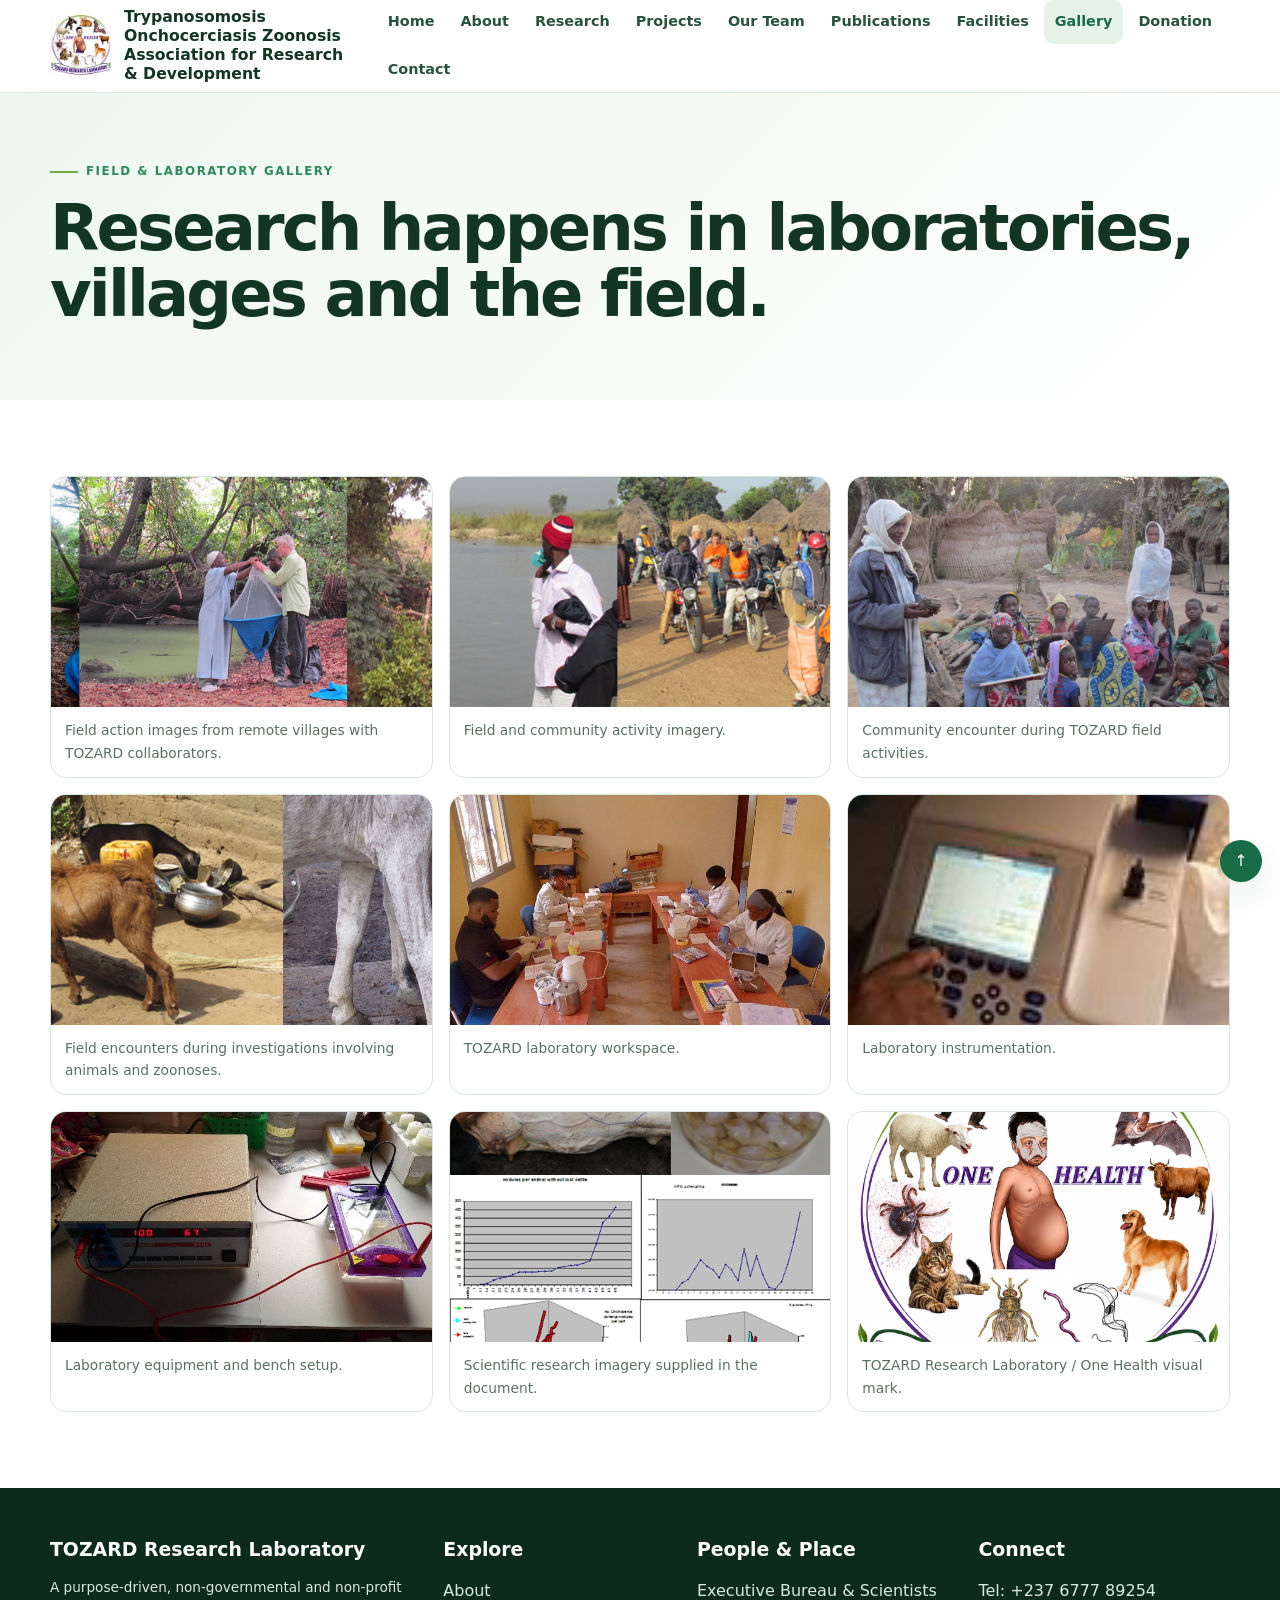
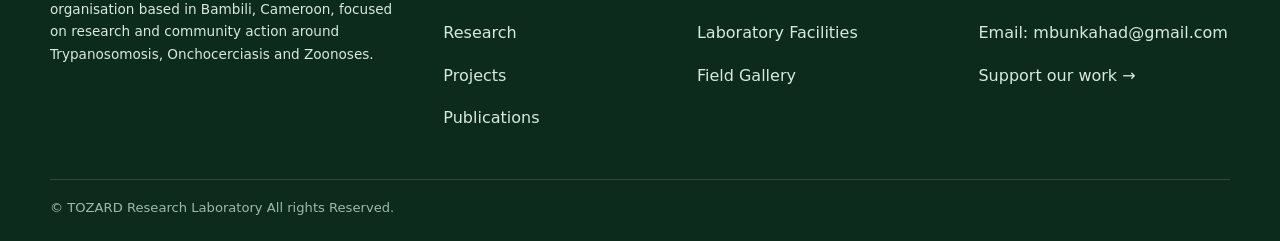
<file: gallery.html>
<!--
============================================================
TOZARD RESEARCH LABORATORY WEBSITE
Page-specific content

EDITING GUIDE:
- Change page text directly inside the relevant section.
- Navigation links are kept consistent across pages.
- Team photo areas are placeholders and can be replaced
with real photographs later.
- Do not remove the donation/payment safety placeholders
until the real information is available.
============================================================
-->
<!doctype html>
<html lang="en">
    <head>
        <meta charset="utf-8">
        <meta name="viewport" content="width=device-width,initial-scale=1">
        <meta name="description" content="TOZARD Research Laboratory — research, One Health, community empowerment and scientific collaboration in Cameroon.">
        <title>
            Gallery · TOZARD
        </title>
        <link rel="stylesheet" href="assets/style.css">
    </head>
    <body id="top">
        <!-- <div class="topbar">
            <div class="container">
                <span>
                    TOZARD Research Laboratory · Bambili-Tubah, Bamenda, Cameroon
                </span>
                <span>
                    One Health · Research · Community Empowerment
                </span>
            </div>
        </div> -->
        <header class="header">
            <div class="container nav">
                <a class="brand" href="index.html">
                    <img src="assets/image1.png" alt="TOZARD Research Laboratory logo">
                    <strong>
                        Trypanosomosis Onchocerciasis Zoonosis Association for Research &amp; Development
                    </strong>
                </a>
                <button class="hamb" aria-label="Open navigation" aria-expanded="false">
                    ☰
                </button>
                <nav class="menu" aria-label="Main navigation">
                    <a class="" href="index.html">
                        Home
                    </a>
                    <a class="" href="about.html">
                        About
                    </a>
                    <a class="" href="research.html">
                        Research
                    </a>
                    <a class="" href="projects.html">
                        Projects
                    </a>
                    <a class="" href="people.html">
                        Our Team
                    </a>
                    <a class="" href="publications.html">
                        Publications
                    </a>
                    <a class="" href="facilities.html">
                        Facilities
                    </a>
                    <a class="active" href="gallery.html">
                        Gallery
                    </a>
                    <a class="" href="donate.html">
                        Donation
                    </a>
                    <a class="" href="contact.html">
                        Contact
                    </a>
                </nav>
            </div>
        </header>
        <main>
            <section class="page-hero">
                <div class="container">
                    <div class="eyebrow">
                        Field &amp; laboratory gallery
                    </div>
                    <h1>
                        Research happens in laboratories, villages and the field.
                    </h1>
                    <!-- <p>
                        These images are the visual assets supplied with the TOZARD source document and are presented in contexts consistent with their accompanying descriptions.
                    </p> -->
                </div>
            </section>
            <section class="section">
                <div class="container">
                    <div class="gallery">
                        <figure>
                            <img src="assets/image2.png" alt="TOZARD field action collage">
                            <figcaption>
                                Field action images from remote villages with TOZARD collaborators.
                            </figcaption>
                        </figure>
                        <figure>
                            <img src="assets/image3.png" alt="TOZARD community field activity">
                            <figcaption>
                                Field and community activity imagery.
                            </figcaption>
                        </figure>
                        <figure>
                            <img src="assets/image4.jpeg" alt="TOZARD staff and children in a rural community">
                            <figcaption>
                                Community encounter during TOZARD field activities.
                            </figcaption>
                        </figure>
                        <figure>
                            <img src="assets/image5.png" alt="Animals and livestock-related field observations">
                            <figcaption>
                                Field encounters during investigations involving animals and zoonoses.
                            </figcaption>
                        </figure>
                        <figure>
                            <img src="assets/image6.png" alt="TOZARD laboratory workspace with researchers">
                            <figcaption>
                                TOZARD laboratory workspace.
                            </figcaption>
                        </figure>
                        <figure>
                            <img src="assets/image7.png" alt="Laboratory diagnostic instrument">
                            <figcaption>
                                Laboratory instrumentation.
                            </figcaption>
                        </figure>
                        <figure>
                            <img src="assets/image8.png" alt="Laboratory bench and equipment">
                            <figcaption>
                                Laboratory equipment and bench setup.
                            </figcaption>
                        </figure>
                        <figure>
                            <img src="assets/image9.png" alt="Scientific research images and plots">
                            <figcaption>
                                Scientific research imagery supplied in the document.
                            </figcaption>
                        </figure>
                        <figure>
                            <img src="assets/image1.png" alt="TOZARD Research Laboratory One Health logo">
                            <figcaption>
                                TOZARD Research Laboratory / One Health visual mark.
                            </figcaption>
                        </figure>
                    </div>
                </div>
            </section>
        </main>
        <footer class="footer">
            <div class="container footer-grid">
                <div>
                    <h3>
                        TOZARD Research Laboratory
                    </h3>
                    <p class="small">
                        A purpose-driven, non-governmental and non-profit organisation based in Bambili, Cameroon, focused on research and community action around Trypanosomosis, Onchocerciasis and Zoonoses.
                    </p>
                </div>
                <div>
                    <h3>
                        Explore
                    </h3>
                    <p>
                        <a href="about.html">
                            About
                        </a>
                    </p>
                    <p>
                        <a href="research.html">
                            Research
                        </a>
                    </p>
                    <p>
                        <a href="projects.html">
                            Projects
                        </a>
                    </p>
                    <p>
                        <a href="publications.html">
                            Publications
                        </a>
                    </p>
                </div>
                <div>
                    <h3>
                        People &amp; Place
                    </h3>
                    <p>
                        <a href="people.html">
                            Executive Bureau &amp; Scientists
                        </a>
                    </p>
                    <p>
                        <a href="facilities.html">
                            Laboratory Facilities
                        </a>
                    </p>
                    <p>
                        <a href="gallery.html">
                            Field Gallery
                        </a>
                    </p>
                </div>
                <div>
                    <h3>
                        Connect
                    </h3>
                    <p>
                        Tel:
                        <a href="tel:+237677789254">
                            +237 6777 89254
                        </a>
                    </p>
                    <p>
                        Email:
                        <a href="mailto:mbunkahad@gmail.com">
                            mbunkahad@gmail.com
                        </a>
                    </p>
                    <p>
                        <a href="donate.html">
                            Support our work →
                        </a>
                    </p>
                </div>
            </div>
            <div class="container footer-bottom">
                © TOZARD Research Laboratory All rights Reserved. 
            </div>
        </footer>
        <a class="backtop" href="#top" aria-label="Back to top">
            ↑
        </a>
        <script src="assets/site.js">
        </script>
    </body>
</html>
</file>
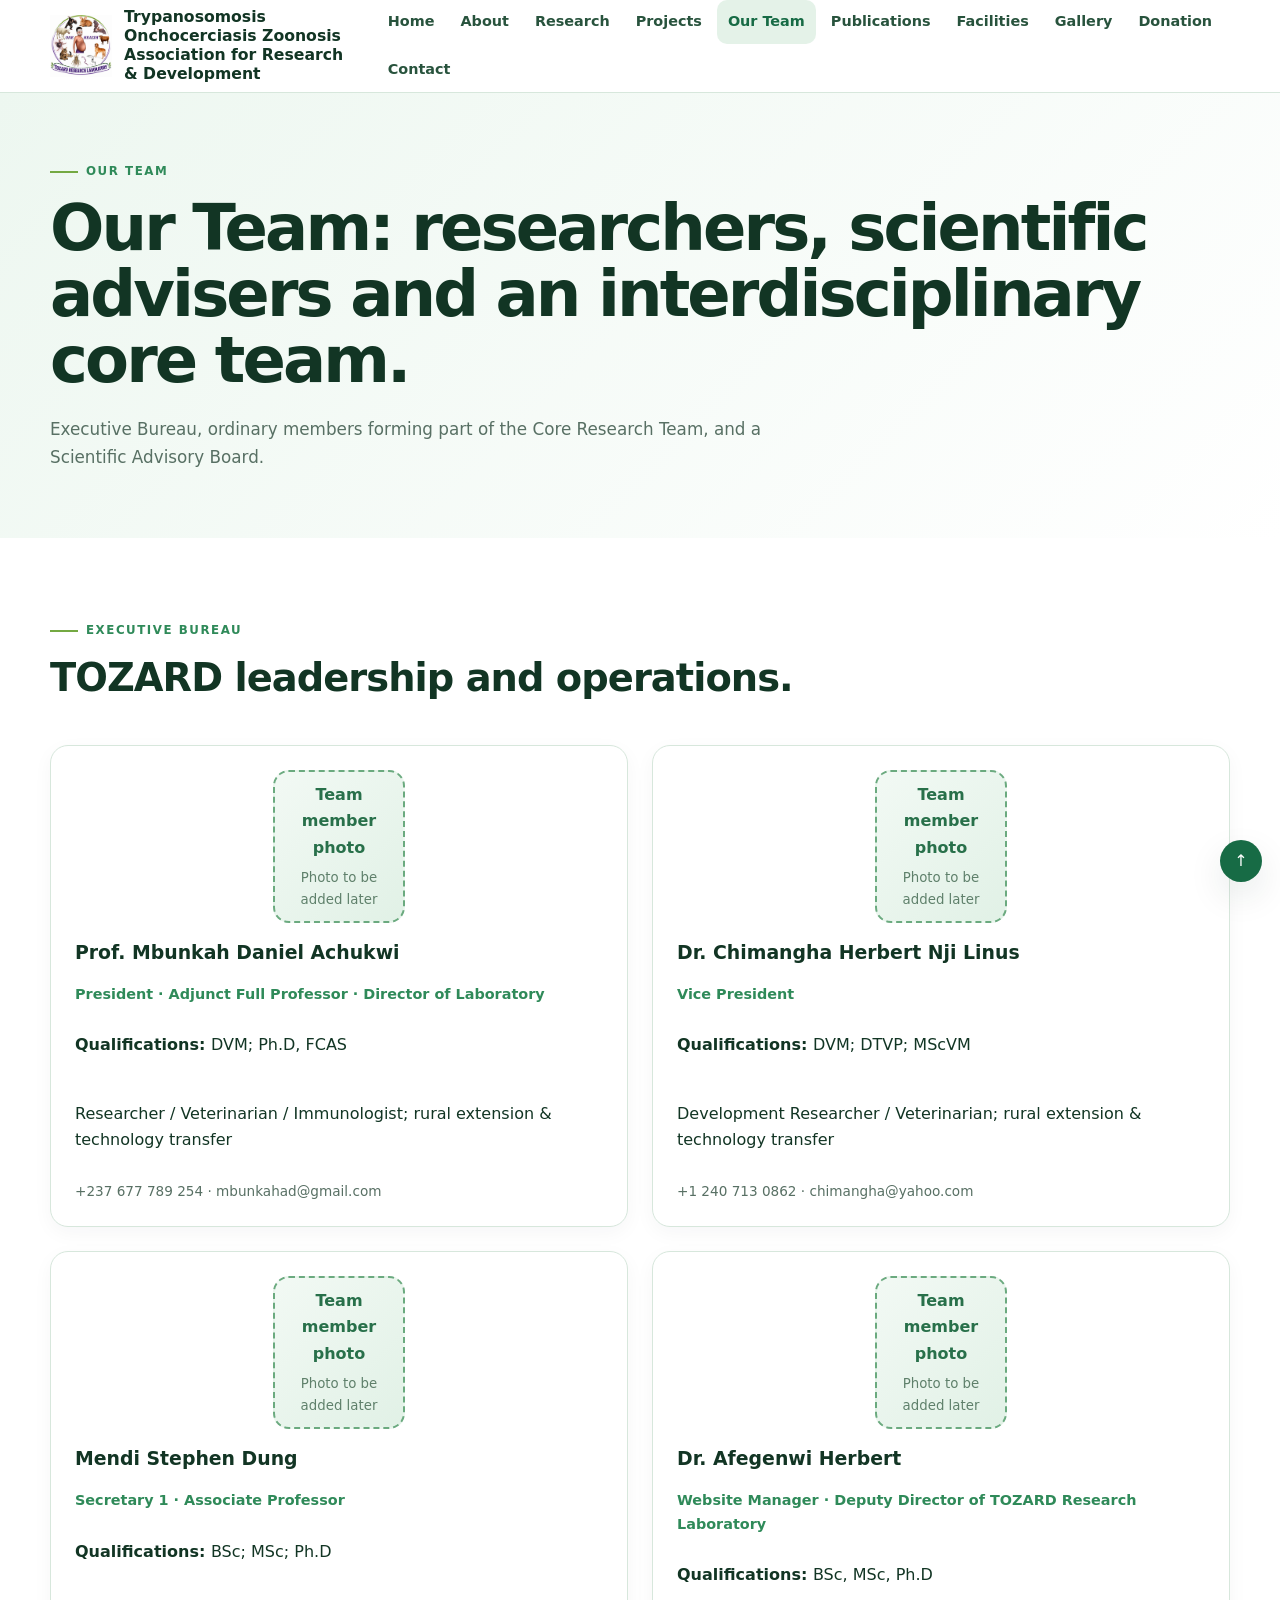
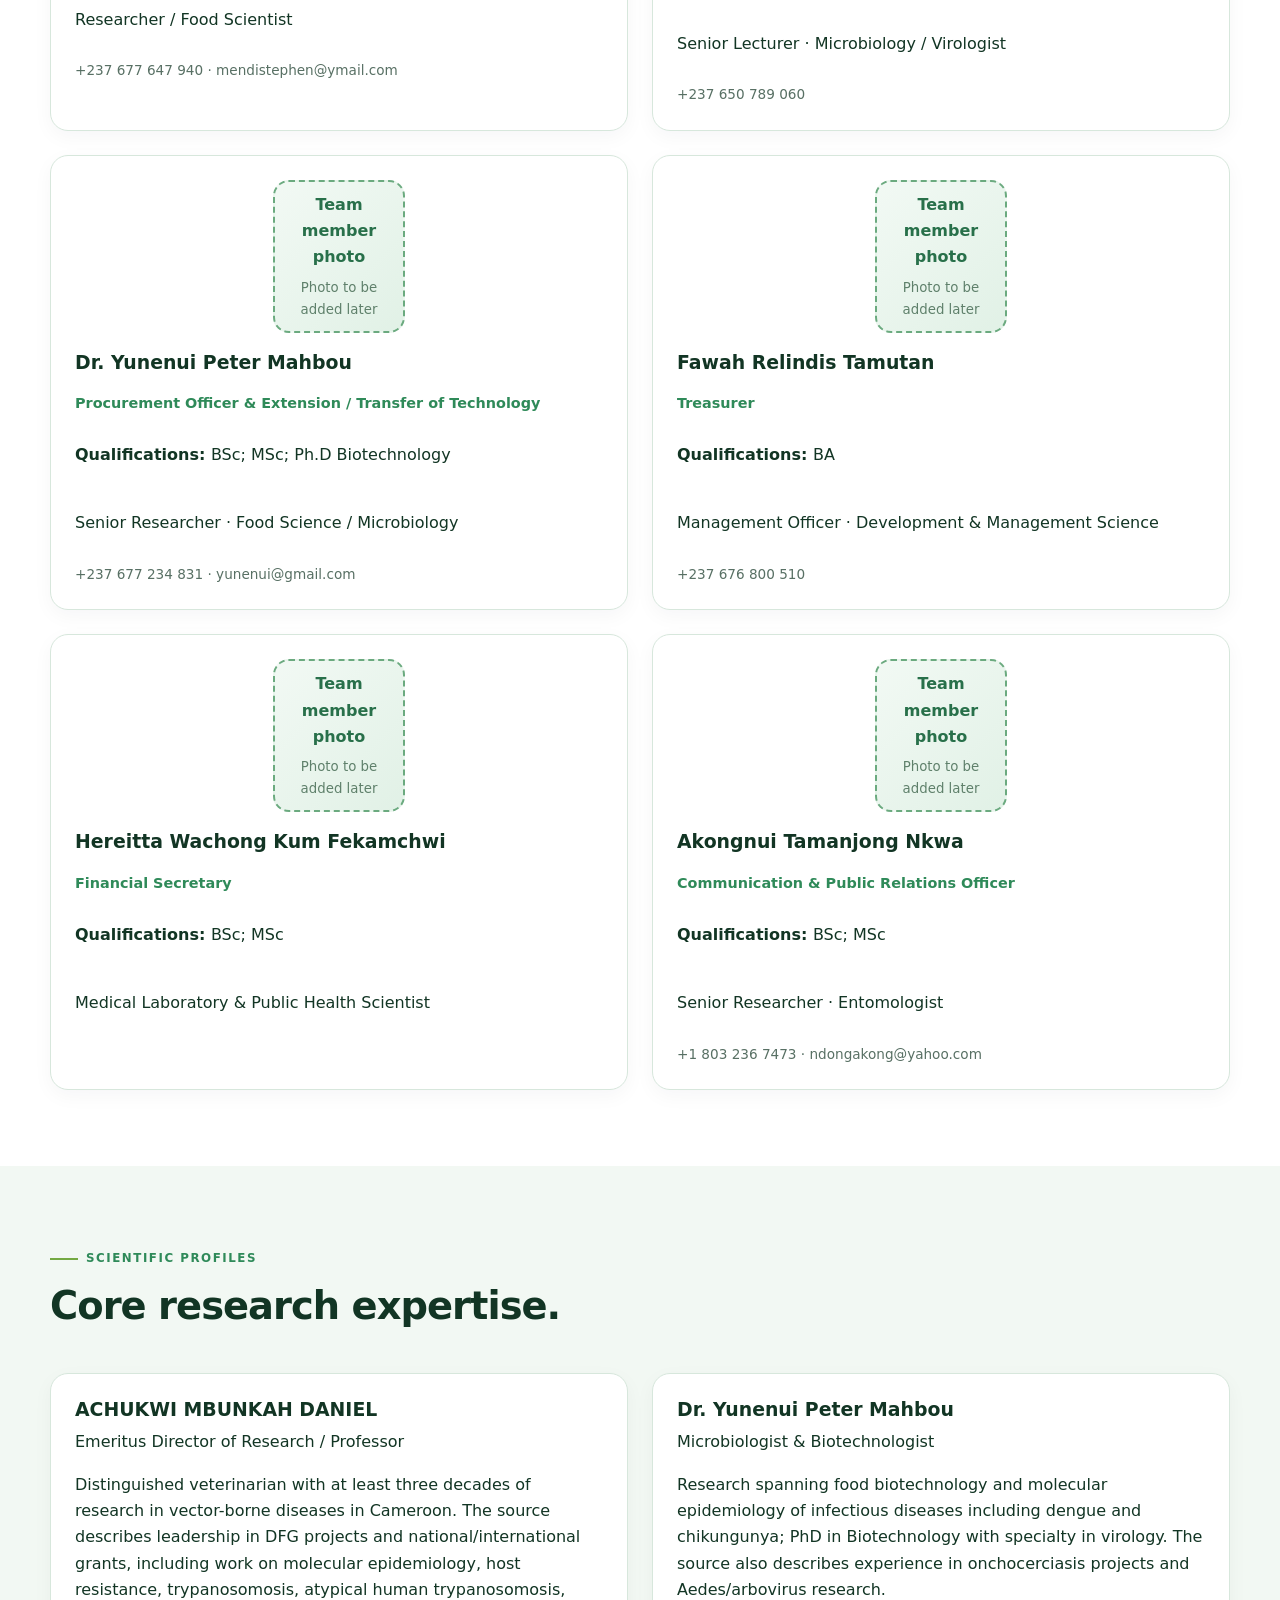
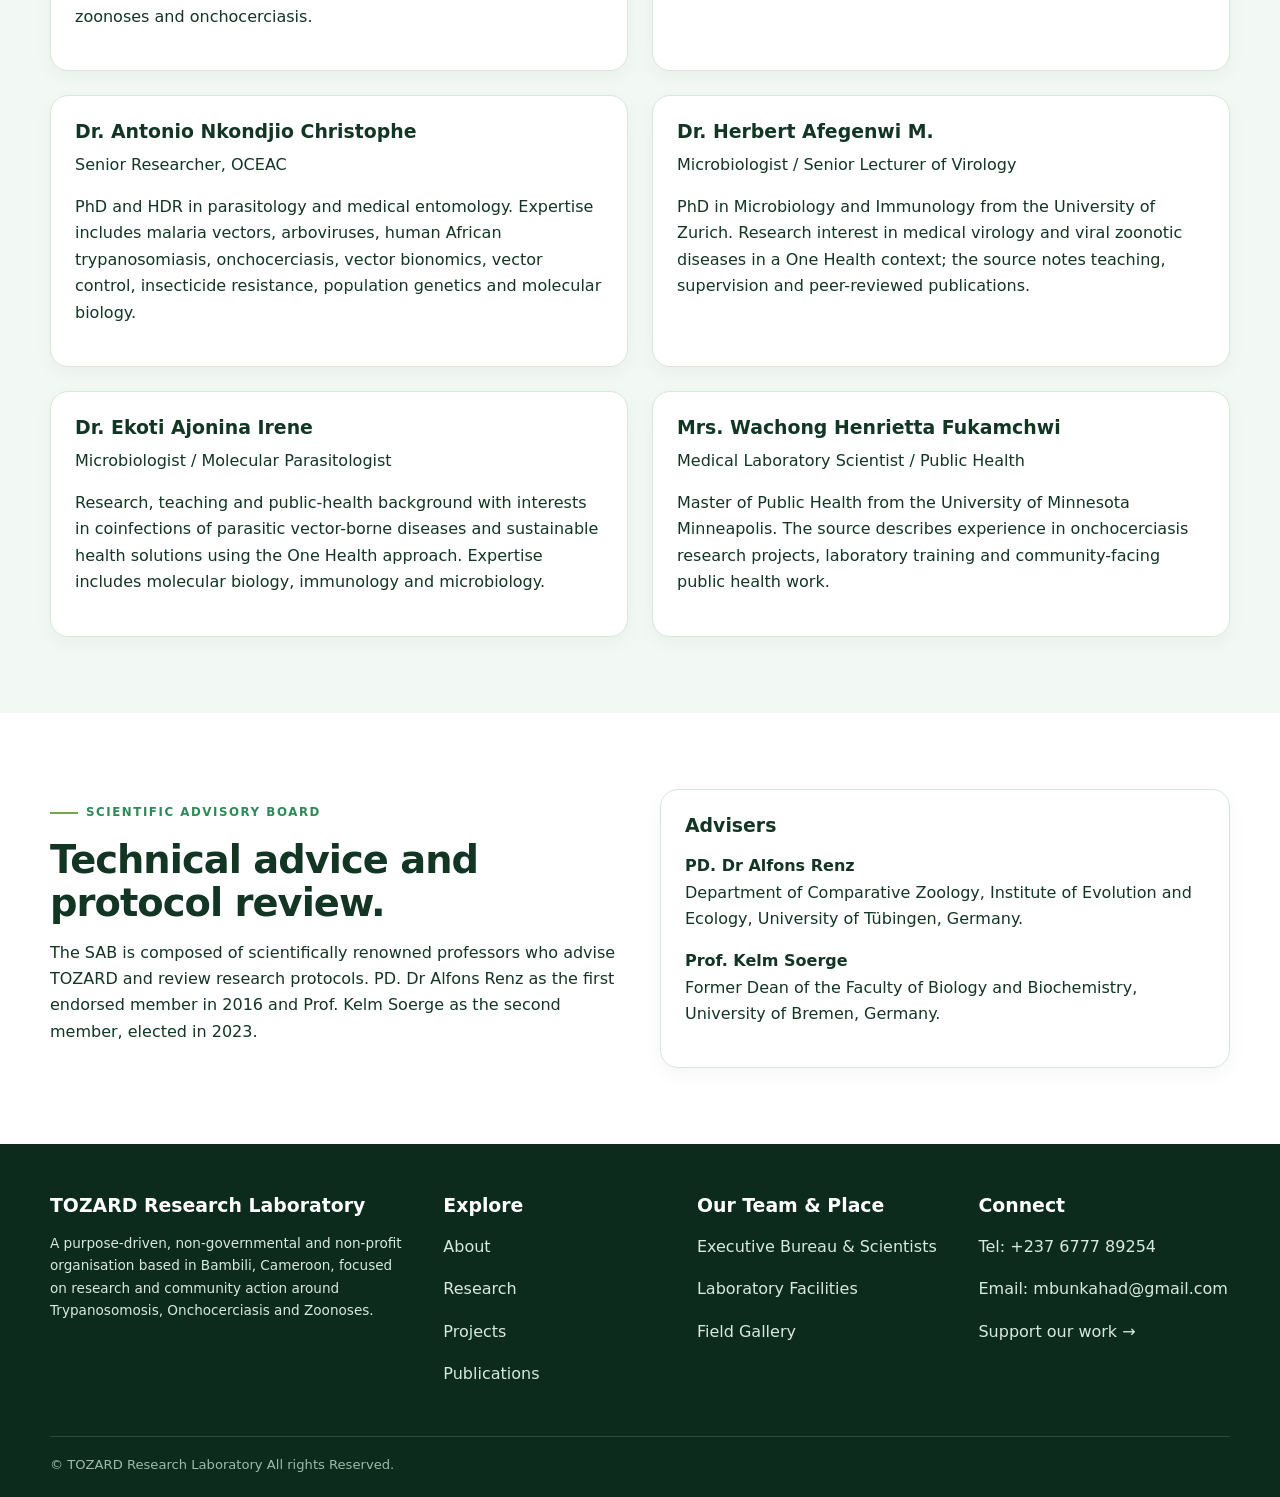
<file: people.html>
<!--
============================================================
TOZARD RESEARCH LABORATORY WEBSITE
Page-specific content

EDITING GUIDE:
- Change page text directly inside the relevant section.
- Navigation links are kept consistent across pages.
- Team photo areas are placeholders and can be replaced
with real photographs later.
- Do not remove the donation/payment safety placeholders
until the real information is available.
============================================================
-->
<!doctype html>
<html lang="en">
    <head>
        <meta charset="utf-8">
        <meta name="viewport" content="width=device-width,initial-scale=1">
        <meta name="description" content="TOZARD Research Laboratory — research, One Health, community empowerment and scientific collaboration in Cameroon.">
        <title>
            Our Team · TOZARD
        </title>
        <link rel="stylesheet" href="assets/style.css">
    </head>
    <body id="top">
        <!-- <div class="topbar">
            <div class="container">
                <span>
                    TOZARD Research Laboratory · Bambili-Tubah, Bamenda, Cameroon
                </span>
                <span>
                    One Health · Research · Community Empowerment
                </span>
            </div>
        </div> -->
        <header class="header">
            <div class="container nav">
                <a class="brand" href="index.html">
                    <img src="assets/image1.png" alt="TOZARD Research Laboratory logo">
                    <strong>
                        Trypanosomosis Onchocerciasis Zoonosis Association for Research &amp; Development
                    </strong>
                </a>
                <button class="hamb" aria-label="Open navigation" aria-expanded="false">
                    ☰
                </button>
                <nav class="menu" aria-label="Main navigation">
                    <a class="" href="index.html">
                        Home
                    </a>
                    <a class="" href="about.html">
                        About 
                    </a>
                    <a class="" href="research.html">
                        Research
                    </a>
                    <a class="" href="projects.html">
                        Projects
                    </a>
                    <a class="active" href="people.html">
                        Our Team
                    </a>
                    <a class="" href="publications.html">
                        Publications
                    </a>
                    <a class="" href="facilities.html">
                        Facilities
                    </a>
                    <a class="" href="gallery.html">
                        Gallery
                    </a>
                    <a class="" href="donate.html">
                        Donation
                    </a>
                    <a class="" href="contact.html">
                        Contact
                    </a>
                </nav>
            </div>
        </header>
        <main>
            <section class="page-hero">
                <div class="container">
                    <div class="eyebrow">
                        Our Team
                    </div>
                    <h1>
                        Our Team: researchers, scientific advisers and an interdisciplinary core team.
                    </h1>
                    <p>
                        Executive Bureau, ordinary members forming part of the Core Research Team, and a Scientific Advisory Board.
                    </p>
                </div>
            </section>
            <section class="section">
                <div class="container">
                    <div class="section-head">
                        <div>
                            <div class="eyebrow">
                                Executive Bureau
                            </div>
                            <h2>
                                TOZARD leadership and operations.
                            </h2>
                        </div>
                    </div>
                    <div class="grid-2">
                        <div class="card team">
                            <div class="team-photo-placeholder">
                                <span>
                                    Team member photo
                                    <br>
                                    <small>
                                        Photo to be added later
                                    </small>
                                </span>
                            </div>
                            <h3>
                                Prof. Mbunkah Daniel Achukwi
                            </h3>
                            <div class="role">
                                President · Adjunct Full Professor · Director of Laboratory
                            </div>
                            <p>
                                <strong>
                                    Qualifications:
                                </strong>
                                DVM; Ph.D, FCAS
                            </p>
                            <p>
                                Researcher / Veterinarian / Immunologist; rural extension & technology transfer
                            </p>
                            <div class="contact">
                                +237 677 789 254 · mbunkahad@gmail.com
                            </div>
                        </div>
                        <div class="card team">
                            <div class="team-photo-placeholder">
                                <span>
                                    Team member photo
                                    <br>
                                    <small>
                                        Photo to be added later
                                    </small>
                                </span>
                            </div>
                            <h3>
                                Dr. Chimangha Herbert Nji Linus
                            </h3>
                            <div class="role">
                                Vice President
                            </div>
                            <p>
                                <strong>
                                    Qualifications:
                                </strong>
                                DVM; DTVP; MScVM
                            </p>
                            <p>
                                Development Researcher / Veterinarian; rural extension & technology transfer
                            </p>
                            <div class="contact">
                                +1 240 713 0862 · chimangha@yahoo.com
                            </div>
                        </div>
                        <div class="card team">
                            <div class="team-photo-placeholder">
                                <span>
                                    Team member photo
                                    <br>
                                    <small>
                                        Photo to be added later
                                    </small>
                                </span>
                            </div>
                            <h3>
                                Mendi Stephen Dung
                            </h3>
                            <div class="role">
                                Secretary 1 · Associate Professor
                            </div>
                            <p>
                                <strong>
                                    Qualifications:
                                </strong>
                                BSc; MSc; Ph.D
                            </p>
                            <p>
                                Researcher / Food Scientist
                            </p>
                            <div class="contact">
                                +237 677 647 940 · mendistephen@ymail.com
                            </div>
                        </div>
                        <div class="card team">
                            <div class="team-photo-placeholder">
                                <span>
                                    Team member photo
                                    <br>
                                    <small>
                                        Photo to be added later
                                    </small>
                                </span>
                            </div>
                            <h3>
                                Dr. Afegenwi Herbert
                            </h3>
                            <div class="role">
                                Website Manager · Deputy Director of TOZARD Research Laboratory
                            </div>
                            <p>
                                <strong>
                                    Qualifications:
                                </strong>
                                BSc, MSc, Ph.D
                            </p>
                            <p>
                                Senior Lecturer · Microbiology / Virologist
                            </p>
                            <div class="contact">
                                +237 650 789 060
                            </div>
                        </div>
                        <div class="card team">
                            <div class="team-photo-placeholder">
                                <span>
                                    Team member photo
                                    <br>
                                    <small>
                                        Photo to be added later
                                    </small>
                                </span>
                            </div>
                            <h3>
                                Dr. Yunenui Peter Mahbou
                            </h3>
                            <div class="role">
                                Procurement Officer & Extension / Transfer of Technology
                            </div>
                            <p>
                                <strong>
                                    Qualifications:
                                </strong>
                                BSc; MSc; Ph.D Biotechnology
                            </p>
                            <p>
                                Senior Researcher · Food Science / Microbiology
                            </p>
                            <div class="contact">
                                +237 677 234 831 · yunenui@gmail.com
                            </div>
                        </div>
                        <div class="card team">
                            <div class="team-photo-placeholder">
                                <span>
                                    Team member photo
                                    <br>
                                    <small>
                                        Photo to be added later
                                    </small>
                                </span>
                            </div>
                            <h3>
                                Fawah Relindis Tamutan
                            </h3>
                            <div class="role">
                                Treasurer
                            </div>
                            <p>
                                <strong>
                                    Qualifications:
                                </strong>
                                BA
                            </p>
                            <p>
                                Management Officer · Development & Management Science
                            </p>
                            <div class="contact">
                                +237 676 800 510
                            </div>
                        </div>
                        <div class="card team">
                            <div class="team-photo-placeholder">
                                <span>
                                    Team member photo
                                    <br>
                                    <small>
                                        Photo to be added later
                                    </small>
                                </span>
                            </div>
                            <h3>
                                Hereitta Wachong Kum Fekamchwi
                            </h3>
                            <div class="role">
                                Financial Secretary
                            </div>
                            <p>
                                <strong>
                                    Qualifications:
                                </strong>
                                BSc; MSc
                            </p>
                            <p>
                                Medical Laboratory & Public Health Scientist
                            </p>
                            <div class="contact">
                            </div>
                        </div>
                        <div class="card team">
                            <div class="team-photo-placeholder">
                                <span>
                                    Team member photo
                                    <br>
                                    <small>
                                        Photo to be added later
                                    </small>
                                </span>
                            </div>
                            <h3>
                                Akongnui Tamanjong Nkwa
                            </h3>
                            <div class="role">
                                Communication & Public Relations Officer
                            </div>
                            <p>
                                <strong>
                                    Qualifications:
                                </strong>
                                BSc; MSc
                            </p>
                            <p>
                                Senior Researcher · Entomologist
                            </p>
                            <div class="contact">
                                +1 803 236 7473 · ndongakong@yahoo.com
                            </div>
                        </div>
                    </div>
                </div>
            </section>
            <section class="section alt">
                <div class="container">
                    <div class="section-head">
                        <div>
                            <div class="eyebrow">
                                Scientific profiles
                            </div>
                            <h2>
                                Core research expertise.
                            </h2>
                        </div>
                    </div>
                    <div class="grid-2">
                        <div class="card">
                            <h3>
                                ACHUKWI MBUNKAH DANIEL
                            </h3>
                            <div class="role">
                                Emeritus Director of Research / Professor
                            </div>
                            <p>
                                Distinguished veterinarian with at least three decades of research in vector-borne diseases in Cameroon. The source describes leadership in DFG projects and national/international grants, including work on molecular epidemiology, host resistance, trypanosomosis, atypical human trypanosomosis, zoonoses and onchocerciasis.
                            </p>
                        </div>
                        <div class="card">
                            <h3>
                                Dr. Yunenui Peter Mahbou
                            </h3>
                            <div class="role">
                                Microbiologist & Biotechnologist
                            </div>
                            <p>
                                Research spanning food biotechnology and molecular epidemiology of infectious diseases including dengue and chikungunya; PhD in Biotechnology with specialty in virology. The source also describes experience in onchocerciasis projects and Aedes/arbovirus research.
                            </p>
                        </div>
                        <div class="card">
                            <h3>
                                Dr. Antonio Nkondjio Christophe
                            </h3>
                            <div class="role">
                                Senior Researcher, OCEAC
                            </div>
                            <p>
                                PhD and HDR in parasitology and medical entomology. Expertise includes malaria vectors, arboviruses, human African trypanosomiasis, onchocerciasis, vector bionomics, vector control, insecticide resistance, population genetics and molecular biology.
                            </p>
                        </div>
                        <div class="card">
                            <h3>
                                Dr. Herbert Afegenwi M.
                            </h3>
                            <div class="role">
                                Microbiologist / Senior Lecturer of Virology
                            </div>
                            <p>
                                PhD in Microbiology and Immunology from the University of Zurich. Research interest in medical virology and viral zoonotic diseases in a One Health context; the source notes teaching, supervision and peer-reviewed publications.
                            </p>
                        </div>
                        <div class="card">
                            <h3>
                                Dr. Ekoti Ajonina Irene
                            </h3>
                            <div class="role">
                                Microbiologist / Molecular Parasitologist
                            </div>
                            <p>
                                Research, teaching and public-health background with interests in coinfections of parasitic vector-borne diseases and sustainable health solutions using the One Health approach. Expertise includes molecular biology, immunology and microbiology.
                            </p>
                        </div>
                        <div class="card">
                            <h3>
                                Mrs. Wachong Henrietta Fukamchwi
                            </h3>
                            <div class="role">
                                Medical Laboratory Scientist / Public Health
                            </div>
                            <p>
                                Master of Public Health from the University of Minnesota Minneapolis. The source describes experience in onchocerciasis research projects, laboratory training and community-facing public health work.
                            </p>
                        </div>
                    </div>
                </div>
            </section>
            <section class="section">
                <div class="container split">
                    <div>
                        <div class="eyebrow">
                            Scientific Advisory Board
                        </div>
                        <h2>
                            Technical advice and protocol review.
                        </h2>
                        <p>
                            The SAB is composed of scientifically renowned professors who advise TOZARD and review research protocols. PD. Dr Alfons Renz as the first endorsed member in 2016 and Prof. Kelm Soerge as the second member, elected in 2023.
                        </p>
                    </div>
                    <div class="card">
                        <h3>
                            Advisers 
                        </h3>
                        <p>
                            <strong>
                                PD. Dr Alfons Renz
                            </strong>
                            <br>
                            Department of Comparative Zoology, Institute of Evolution and Ecology, University of Tübingen, Germany.
                        </p>
                        <p>
                            <strong>
                                Prof. Kelm Soerge
                            </strong>
                            <br>
                            Former Dean of the Faculty of Biology and Biochemistry, University of Bremen, Germany.
                        </p>
                    </div>
                </div>
            </section>
        </main>
        <footer class="footer">
            <div class="container footer-grid">
                <div>
                    <h3>
                        TOZARD Research Laboratory
                    </h3>
                    <p class="small">
                        A purpose-driven, non-governmental and non-profit organisation based in Bambili, Cameroon, focused on research and community action around Trypanosomosis, Onchocerciasis and Zoonoses.
                    </p>
                </div>
                <div>
                    <h3>
                        Explore
                    </h3>
                    <p>
                        <a href="about.html">
                            About
                        </a>
                    </p>
                    <p>
                        <a href="research.html">
                            Research
                        </a>
                    </p>
                    <p>
                        <a href="projects.html">
                            Projects
                        </a>
                    </p>
                    <p>
                        <a href="publications.html">
                            Publications
                        </a>
                    </p>
                </div>
                <div>
                    <h3>
                        Our Team &amp; Place
                    </h3>
                    <p>
                        <a href="people.html">
                            Executive Bureau &amp; Scientists
                        </a>
                    </p>
                    <p>
                        <a href="facilities.html">
                            Laboratory Facilities
                        </a>
                    </p>
                    <p>
                        <a href="gallery.html">
                            Field Gallery
                        </a>
                    </p>
                </div>
                <div>
                    <h3>
                        Connect
                    </h3>
                    <p>
                        Tel:
                        <a href="tel:+237677789254">
                            +237 6777 89254
                        </a>
                    </p>
                    <p>
                        Email:
                        <a href="mailto:mbunkahad@gmail.com">
                            mbunkahad@gmail.com
                        </a>
                    </p>
                    <p>
                        <a href="donate.html">
                            Support our work →
                        </a>
                    </p>
                </div>
            </div>
            <div class="container footer-bottom">
                © TOZARD Research Laboratory All rights Reserved.
            </div>
        </footer>
        <a class="backtop" href="#top" aria-label="Back to top">
            ↑
        </a>
        <script src="assets/site.js">
        </script>
    </body>
</html>
</file>
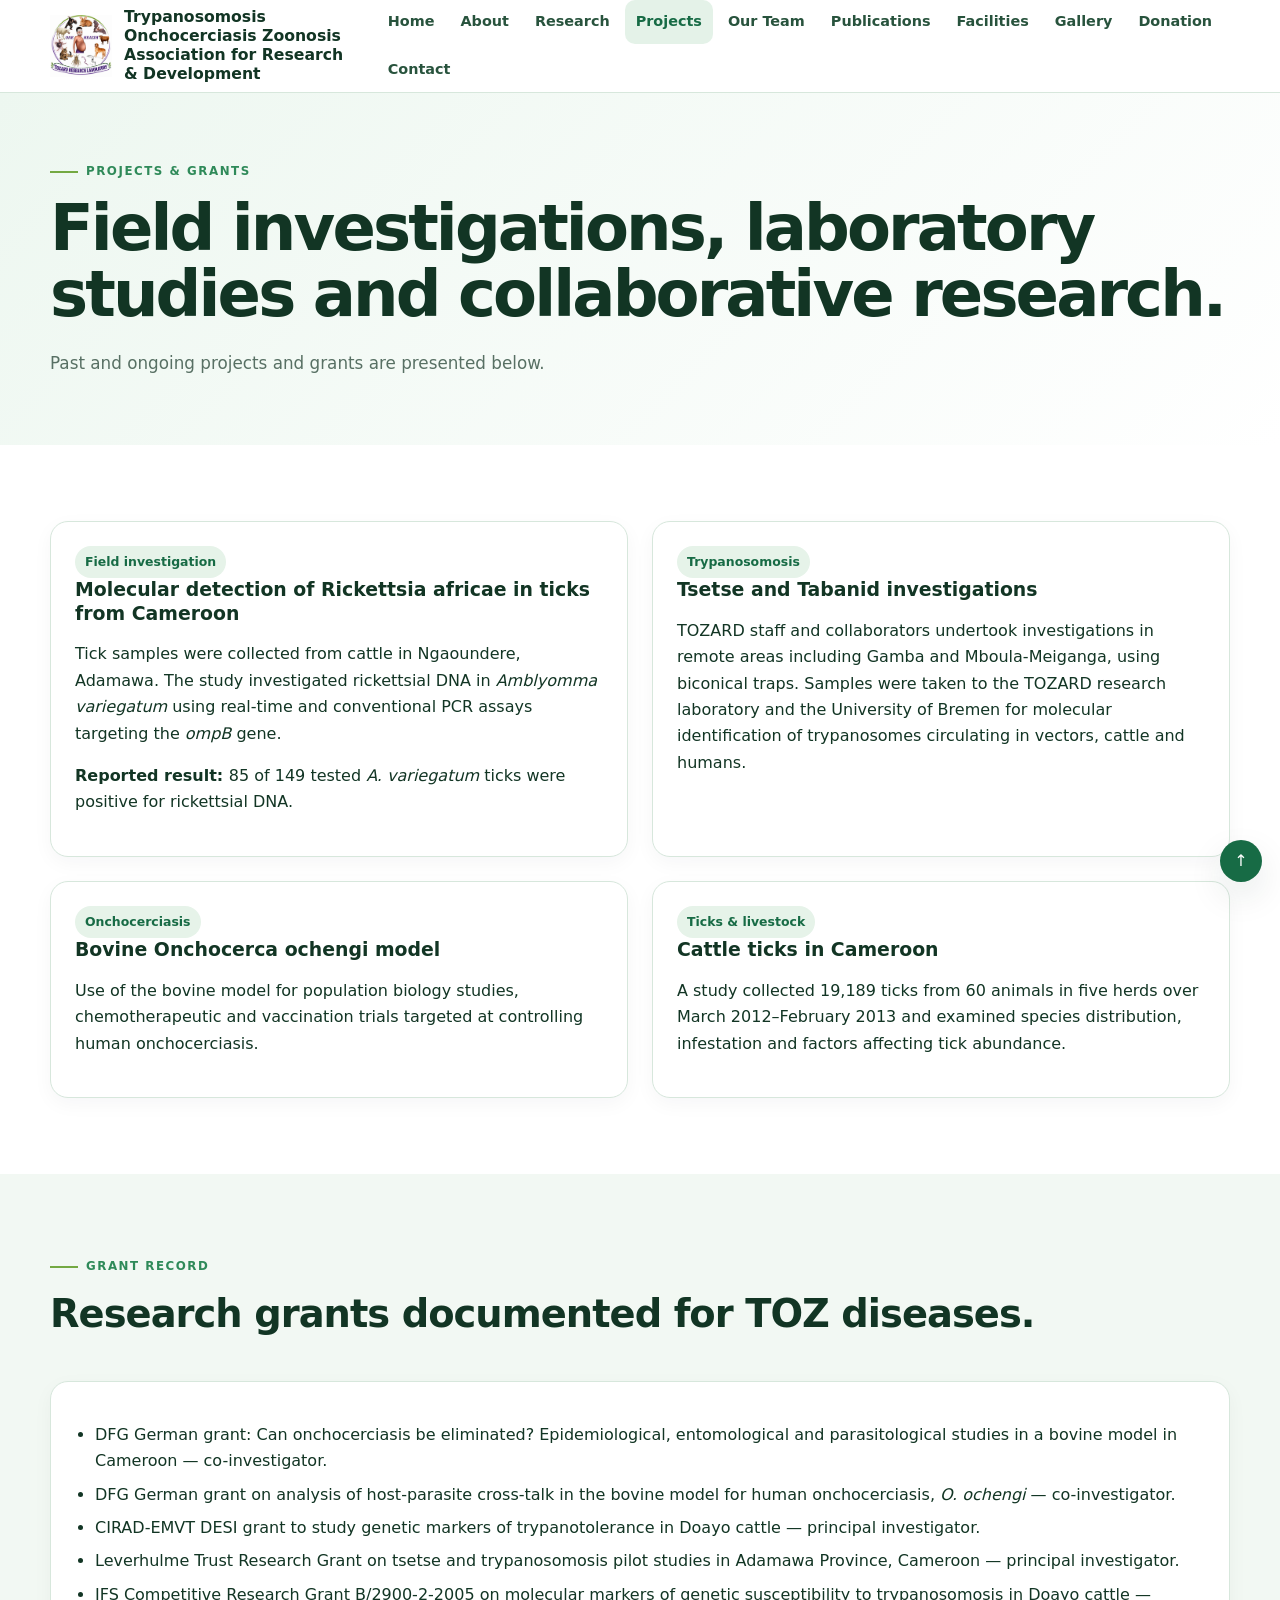
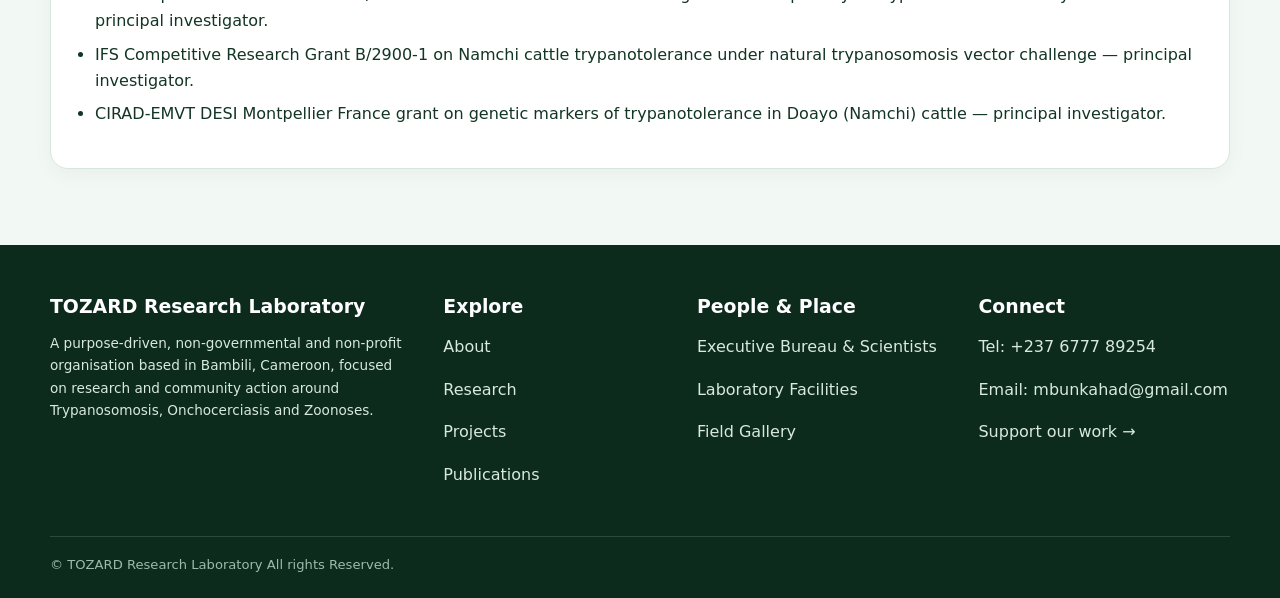
<file: projects.html>
<!--
============================================================
TOZARD RESEARCH LABORATORY WEBSITE
Page-specific content

EDITING GUIDE:
- Change page text directly inside the relevant section.
- Navigation links are kept consistent across pages.
- Team photo areas are placeholders and can be replaced
with real photographs later.
- Do not remove the donation/payment safety placeholders
until the real information is available.
============================================================
-->
<!doctype html>
<html lang="en">
    <head>
        <meta charset="utf-8">
        <meta name="viewport" content="width=device-width,initial-scale=1">
        <meta name="description" content="TOZARD Research Laboratory — research, One Health, community empowerment and scientific collaboration in Cameroon.">
        <title>
            Projects & Grants · TOZARD
        </title>
        <link rel="stylesheet" href="assets/style.css">
    </head>
    <body id="top">
        <!-- <div class="topbar">
            <div class="container">
                <span>
                    TOZARD Research Laboratory · Bambili-Tubah, Bamenda, Cameroon
                </span>
                <span>
                    One Health · Research · Community Empowerment
                </span>
            </div>
        </div> -->
        <header class="header">
            <div class="container nav">
                <a class="brand" href="index.html">
                    <img src="assets/image1.png" alt="TOZARD Research Laboratory logo">
                    <strong>
                        Trypanosomosis Onchocerciasis Zoonosis Association for Research &amp; Development
                    </strong>
                </a>
                <button class="hamb" aria-label="Open navigation" aria-expanded="false">
                    ☰
                </button>
                <nav class="menu" aria-label="Main navigation">
                    <a class="" href="index.html">
                        Home
                    </a>
                    <a class="" href="about.html">
                        About 
                    </a>
                    <a class="" href="research.html">
                        Research
                    </a>
                    <a class="active" href="projects.html">
                        Projects
                    </a>
                    <a class="" href="people.html">
                        Our Team
                    </a>
                    <a class="" href="publications.html">
                        Publications
                    </a>
                    <a class="" href="facilities.html">
                        Facilities
                    </a>
                    <a class="" href="gallery.html">
                        Gallery
                    </a>
                    <a class="" href="donate.html">
                        Donation
                    </a>
                    <a class="" href="contact.html">
                        Contact
                    </a>
                </nav>
            </div>
        </header>
        <main>
            <section class="page-hero">
                <div class="container">
                    <div class="eyebrow">
                        Projects &amp; grants
                    </div>
                    <h1>
                        Field investigations, laboratory studies and collaborative research.
                    </h1>
                    <p>
                        Past and ongoing projects and grants are presented below.
                    </p>
                </div>
            </section>
            <section class="section">
                <div class="container">
                    <div class="grid-2">
                        <div class="card">
                            <span class="pill">
                                Field investigation
                            </span>
                            <h3>
                                Molecular detection of Rickettsia africae in ticks from Cameroon
                            </h3>
                            <p>
                                Tick samples were collected from cattle in Ngaoundere, Adamawa. The study investigated rickettsial DNA in
                                <em>
                                    Amblyomma variegatum
                                </em>
                                using real-time and conventional PCR assays targeting the
                                <em>
                                    ompB
                                </em>
                                gene.
                            </p>
                            <p>
                                <strong>
                                    Reported result:
                                </strong>
                                85 of 149 tested
                                <em>
                                    A. variegatum
                                </em>
                                ticks were positive for rickettsial DNA.
                            </p>
                        </div>
                        <div class="card">
                            <span class="pill">
                                Trypanosomosis
                            </span>
                            <h3>
                                Tsetse and Tabanid investigations
                            </h3>
                            <p>
                                TOZARD staff and collaborators undertook investigations in remote areas including Gamba and Mboula-Meiganga, using biconical traps. Samples were taken to the TOZARD research laboratory and the University of Bremen for molecular identification of trypanosomes circulating in vectors, cattle and humans.
                            </p>
                        </div>
                        <div class="card">
                            <span class="pill">
                                Onchocerciasis
                            </span>
                            <h3>
                                Bovine Onchocerca ochengi model
                            </h3>
                            <p>
                                Use of the bovine model for population biology studies, chemotherapeutic and vaccination trials targeted at controlling human onchocerciasis.
                            </p>
                        </div>
                        <div class="card">
                            <span class="pill">
                                Ticks &amp; livestock
                            </span>
                            <h3>
                                Cattle ticks in Cameroon
                            </h3>
                            <p>
                                A study collected 19,189 ticks from 60 animals in five herds over March 2012–February 2013 and examined species distribution, infestation and factors affecting tick abundance.
                            </p>
                        </div>
                    </div>
                </div>
            </section>
            <section class="section alt">
                <div class="container">
                    <div class="section-head">
                        <div>
                            <div class="eyebrow">
                                Grant record
                            </div>
                            <h2>
                                Research grants documented for TOZ diseases.
                            </h2>
                        </div>
                    </div>
                    <div class="card">
                        <ul class="list">
                            <li>
                                DFG German grant: Can onchocerciasis be eliminated? Epidemiological, entomological and parasitological studies in a bovine model in Cameroon — co-investigator.
                            </li>
                            <li>
                                DFG German grant on analysis of host-parasite cross-talk in the bovine model for human onchocerciasis,
                                <em>
                                    O. ochengi
                                </em>
                                — co-investigator.
                            </li>
                            <li>
                                CIRAD-EMVT DESI grant to study genetic markers of trypanotolerance in Doayo cattle — principal investigator.
                            </li>
                            <li>
                                Leverhulme Trust Research Grant on tsetse and trypanosomosis pilot studies in Adamawa Province, Cameroon — principal investigator.
                            </li>
                            <li>
                                IFS Competitive Research Grant B/2900-2-2005 on molecular markers of genetic susceptibility to trypanosomosis in Doayo cattle — principal investigator.
                            </li>
                            <li>
                                IFS Competitive Research Grant B/2900-1 on Namchi cattle trypanotolerance under natural trypanosomosis vector challenge — principal investigator.
                            </li>
                            <li>
                                CIRAD-EMVT DESI Montpellier France grant on genetic markers of trypanotolerance in Doayo (Namchi) cattle — principal investigator.
                            </li>
                        </ul>
                    </div>
                </div>
            </section>
        </main>
        <footer class="footer">
            <div class="container footer-grid">
                <div>
                    <h3>
                        TOZARD Research Laboratory
                    </h3>
                    <p class="small">
                        A purpose-driven, non-governmental and non-profit organisation based in Bambili, Cameroon, focused on research and community action around Trypanosomosis, Onchocerciasis and Zoonoses.
                    </p>
                </div>
                <div>
                    <h3>
                        Explore
                    </h3>
                    <p>
                        <a href="about.html">
                            About
                        </a>
                    </p>
                    <p>
                        <a href="research.html">
                            Research
                        </a>
                    </p>
                    <p>
                        <a href="projects.html">
                            Projects
                        </a>
                    </p>
                    <p>
                        <a href="publications.html">
                            Publications
                        </a>
                    </p>
                </div>
                <div>
                    <h3>
                        People &amp; Place
                    </h3>
                    <p>
                        <a href="people.html">
                            Executive Bureau &amp; Scientists
                        </a>
                    </p>
                    <p>
                        <a href="facilities.html">
                            Laboratory Facilities
                        </a>
                    </p>
                    <p>
                        <a href="gallery.html">
                            Field Gallery
                        </a>
                    </p>
                </div>
                <div>
                    <h3>
                        Connect
                    </h3>
                    <p>
                        Tel:
                        <a href="tel:+237677789254">
                            +237 6777 89254
                        </a>
                    </p>
                    <p>
                        Email:
                        <a href="mailto:mbunkahad@gmail.com">
                            mbunkahad@gmail.com
                        </a>
                    </p>
                    <p>
                        <a href="donate.html">
                            Support our work →
                        </a>
                    </p>
                </div>
            </div>
            <div class="container footer-bottom">
                © TOZARD Research Laboratory All rights Reserved.
            </div>
        </footer>
        <a class="backtop" href="#top" aria-label="Back to top">
            ↑
        </a>
        <script src="assets/site.js">
        </script>
    </body>
</html>
</file>
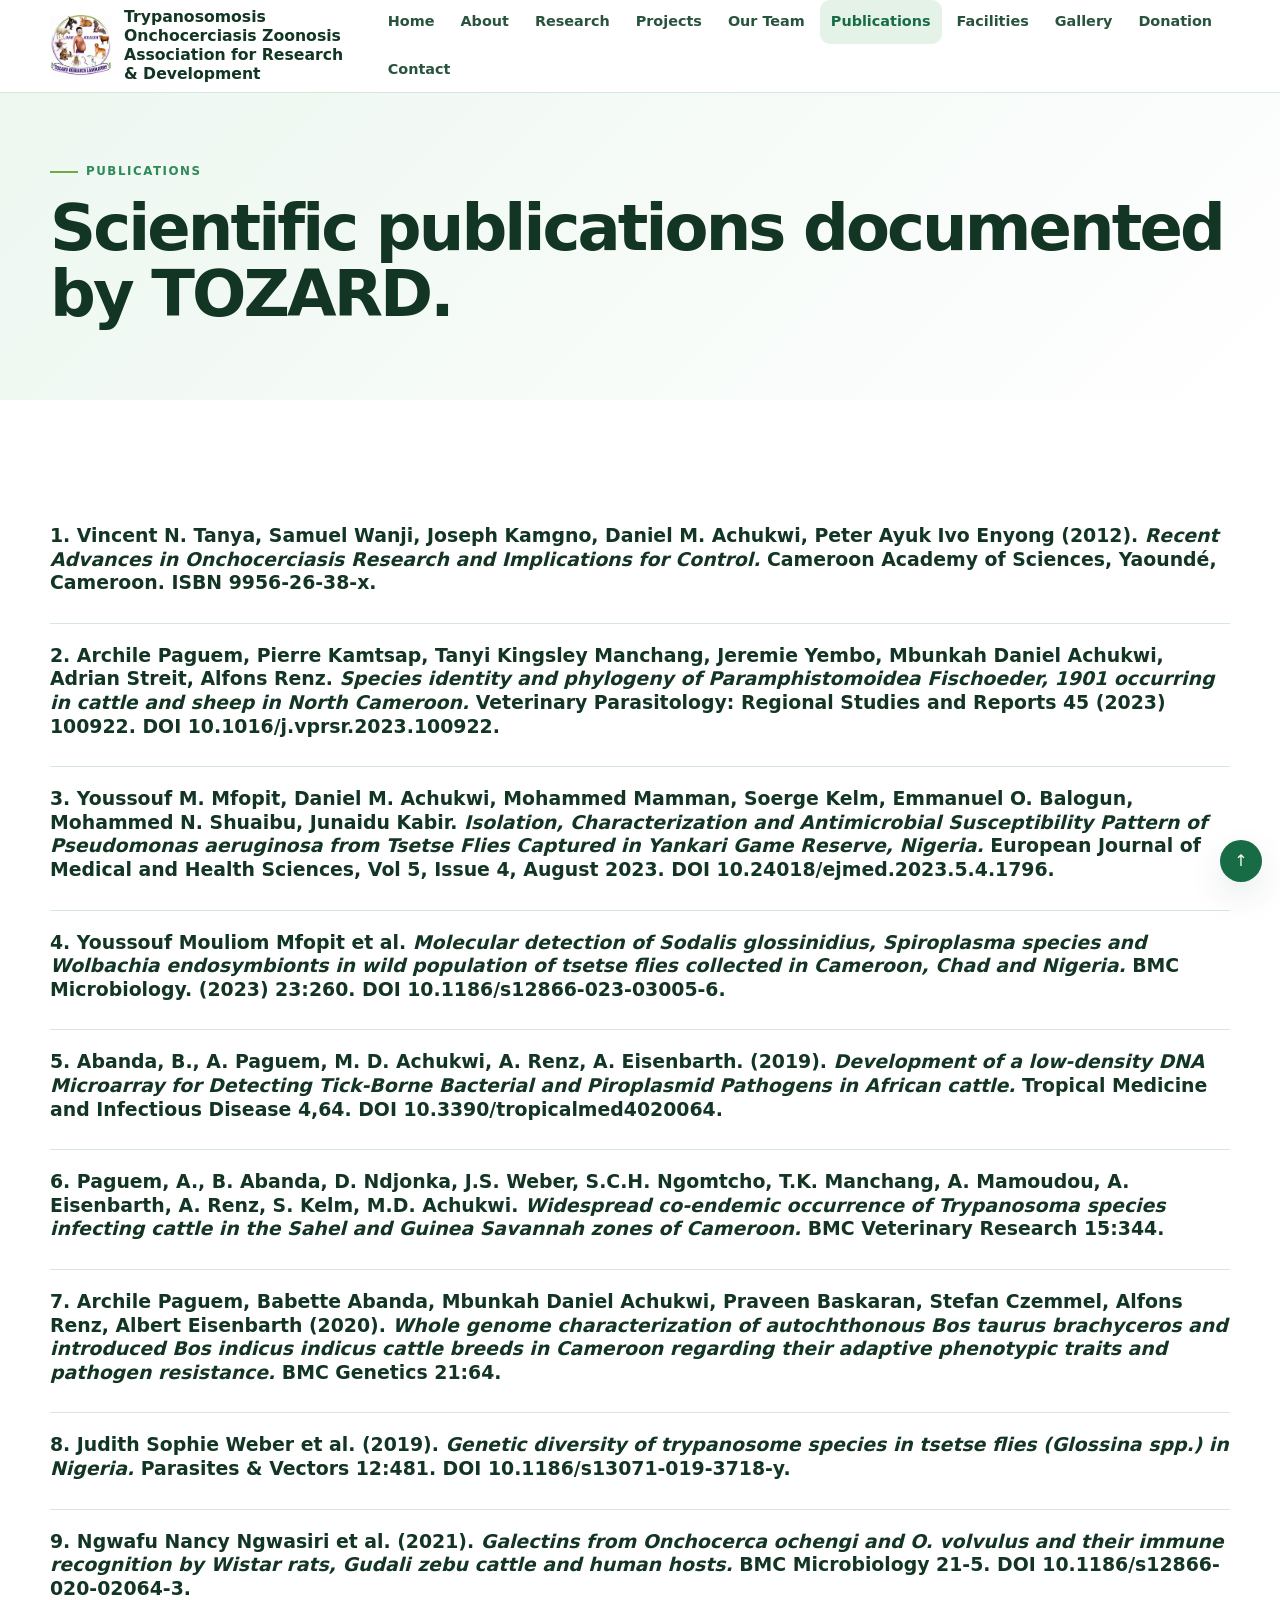
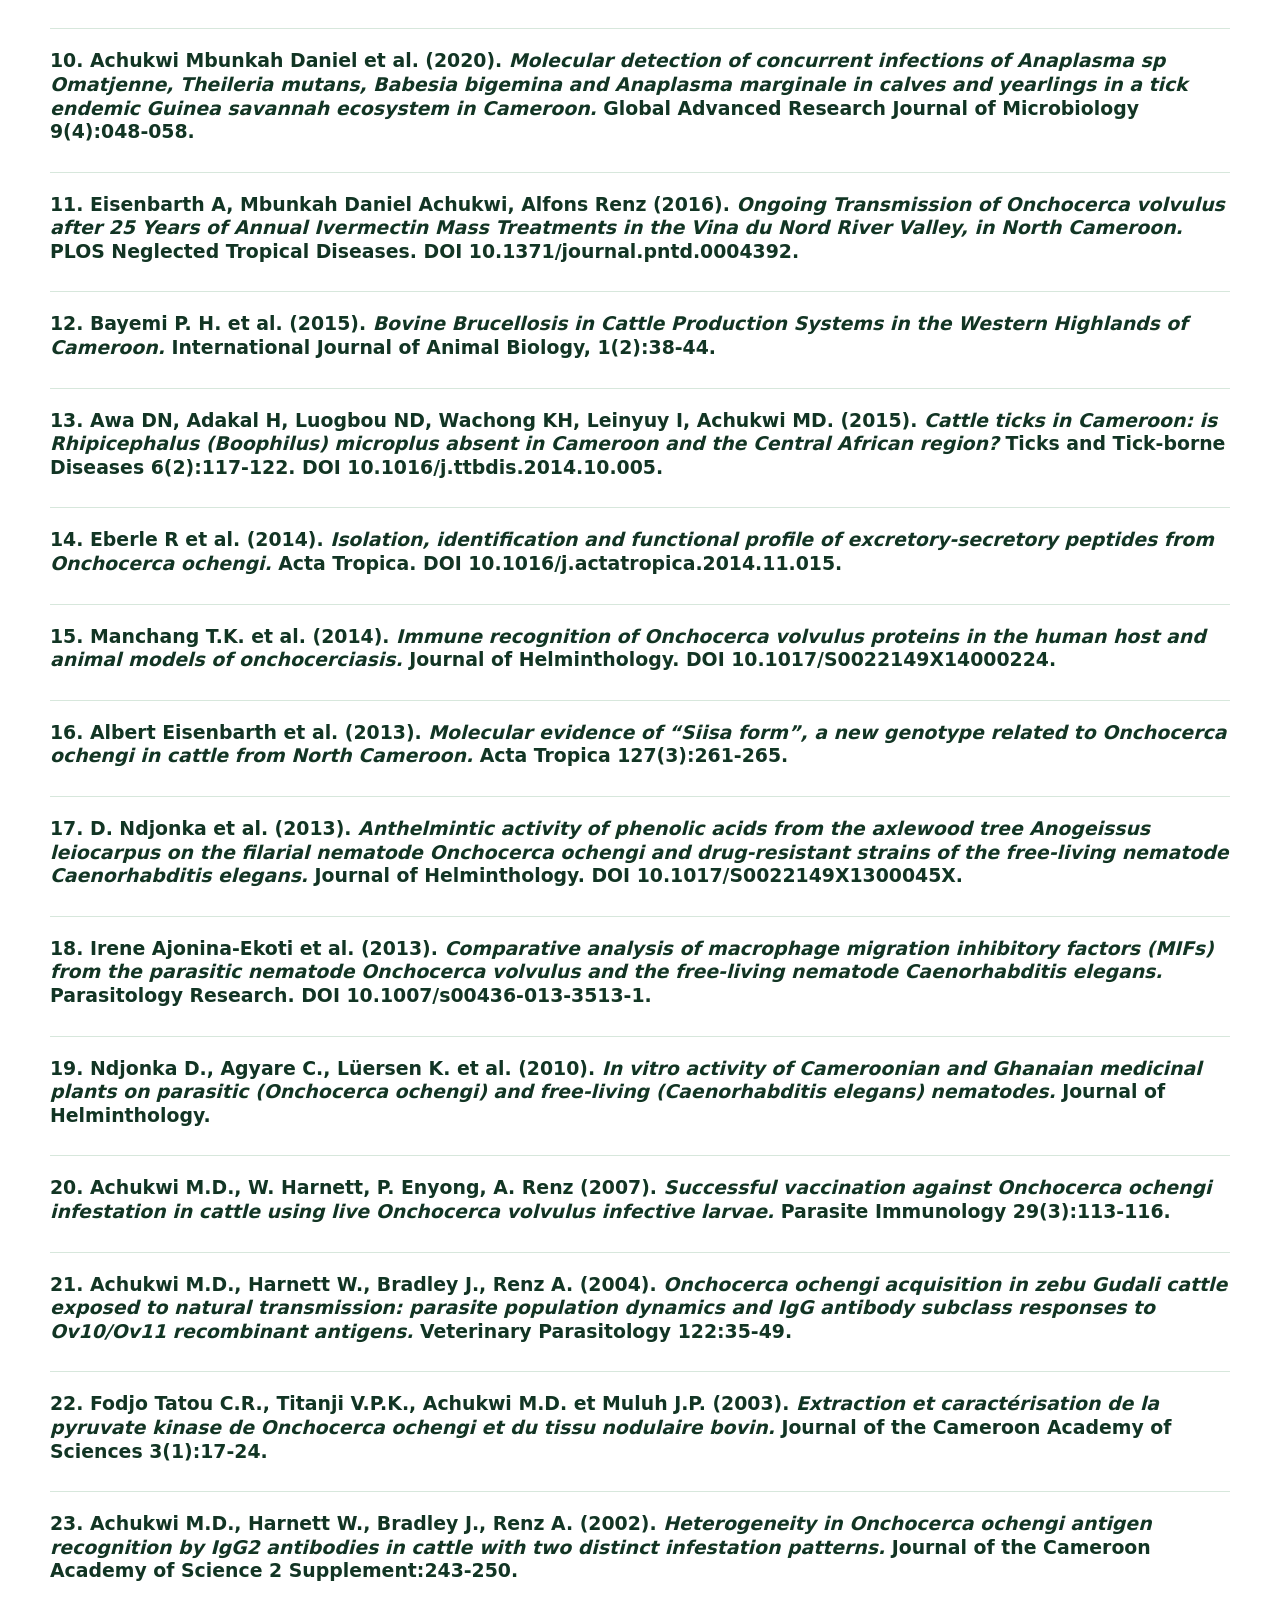
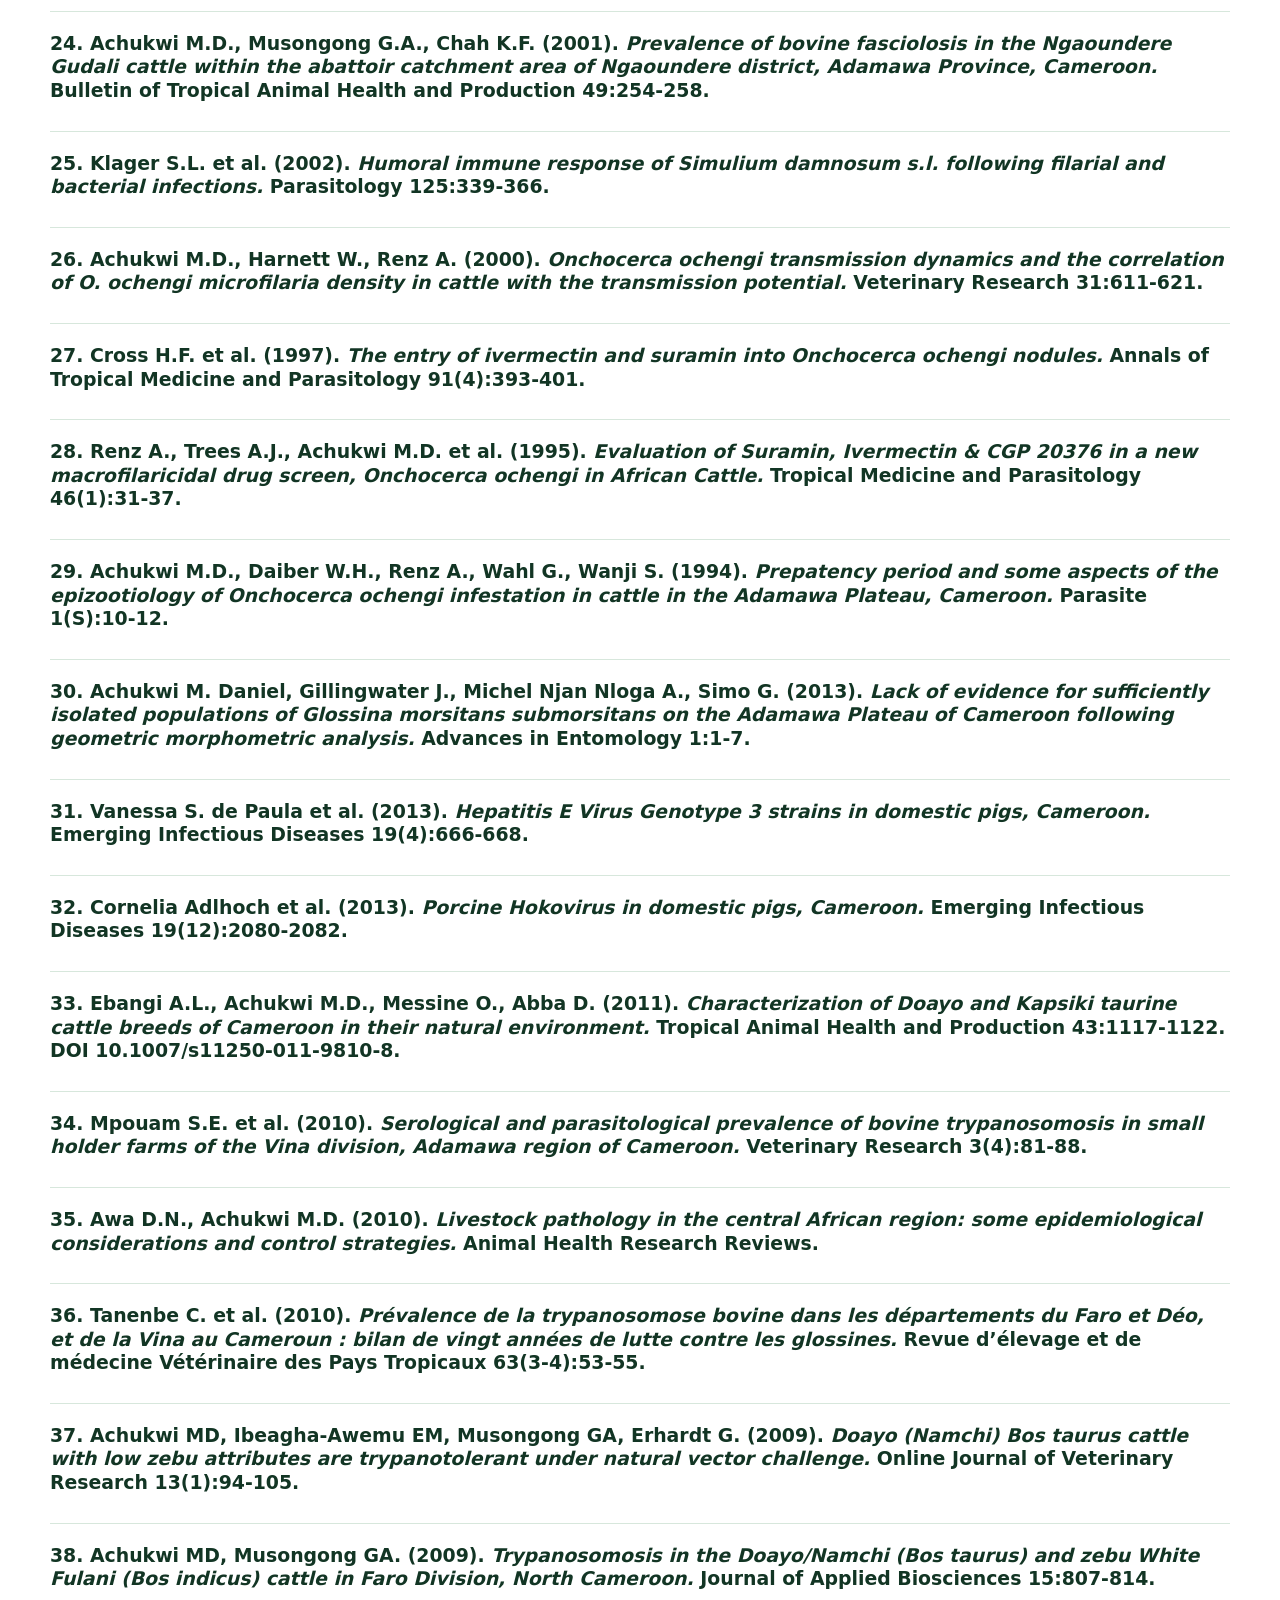
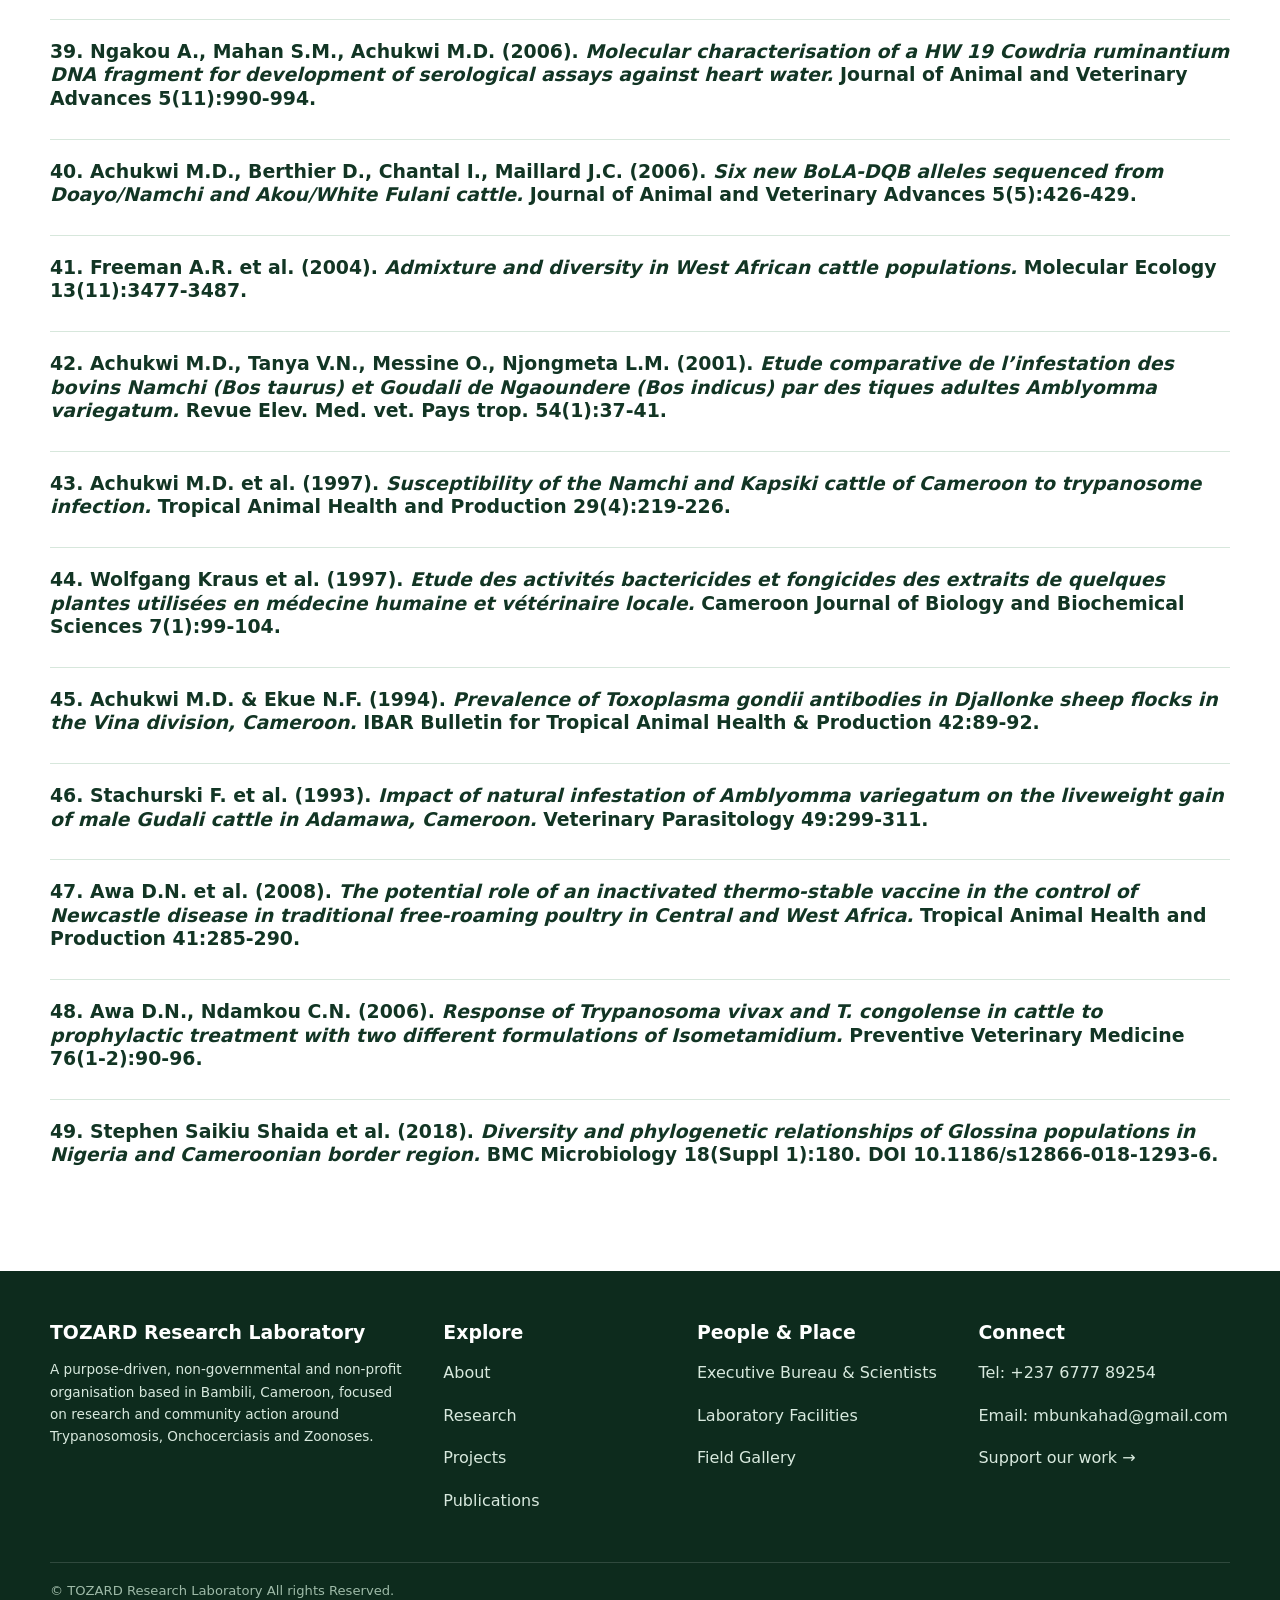
<file: publications.html>
<!--
============================================================
TOZARD RESEARCH LABORATORY WEBSITE
Page-specific content

EDITING GUIDE:
- Change page text directly inside the relevant section.
- Navigation links are kept consistent across pages.
- Team photo areas are placeholders and can be replaced
with real photographs later.
- Do not remove the donation/payment safety placeholders
until the real information is available.
============================================================
-->
<!doctype html>
<html lang="en">
    <head>
        <meta charset="utf-8">
        <meta name="viewport" content="width=device-width,initial-scale=1">
        <meta name="description" content="TOZARD Research Laboratory — research, One Health, community empowerment and scientific collaboration in Cameroon.">
        <title>
            Publications · TOZARD
        </title>
        <link rel="stylesheet" href="assets/style.css">
    </head>
    <body id="top">
        <!-- <div class="topbar">
            <div class="container">
                <span>
                    TOZARD Research Laboratory · Bambili-Tubah, Bamenda, Cameroon
                </span>
                <span>
                    One Health · Research · Community Empowerment
                </span>
            </div>
        </div> -->
        <header class="header">
            <div class="container nav">
                <a class="brand" href="index.html">
                    <img src="assets/image1.png" alt="TOZARD Research Laboratory logo">
                    <strong>
                        Trypanosomosis Onchocerciasis Zoonosis Association for Research &amp; Development
                    </strong>
                </a>
                <button class="hamb" aria-label="Open navigation" aria-expanded="false">
                    ☰
                </button>
                <nav class="menu" aria-label="Main navigation">
                    <a class="" href="index.html">
                        Home
                    </a>
                    <a class="" href="about.html">
                        About 
                    </a>
                    <a class="" href="research.html">
                        Research
                    </a>
                    <a class="" href="projects.html">
                        Projects
                    </a>
                    <a class="" href="people.html">
                        Our Team
                    </a>
                    <a class="active" href="publications.html">
                        Publications
                    </a>
                    <a class="" href="facilities.html">
                        Facilities
                    </a>
                    <a class="" href="gallery.html">
                        Gallery
                    </a>
                    <a class="" href="donate.html">
                        Donation
                    </a>
                    <a class="" href="contact.html">
                        Contact
                    </a>
                </nav>
            </div>
        </header>
        <main>
            <section class="page-hero">
                <div class="container">
                    <div class="eyebrow">
                        Publications
                    </div>
                    <h1>
                        Scientific publications documented by TOZARD.
                    </h1>
                    <!-- <p>
                        The list below preserves the scientific titles and bibliographic details available there.
                    </p> -->
                </div>
            </section>
            <section class="section">
                <div class="container">
                    <!-- <div class="notice">
                        External DOI and journal links are shown only where the supplied document provides them. No publication metadata has been added beyond the source.
                    </div> -->
                    <div style="margin-top:28px">
                        <article class="publication">
                            <h3>
                                1. Vincent N. Tanya, Samuel Wanji, Joseph Kamgno, Daniel M. Achukwi, Peter Ayuk Ivo Enyong (2012).
                                <em>
                                    Recent Advances in Onchocerciasis Research and Implications for Control.
                                </em>
                                Cameroon Academy of Sciences, Yaoundé, Cameroon. ISBN 9956-26-38-x.
                            </h3>
                        </article>
                        <article class="publication">
                            <h3>
                                2. Archile Paguem, Pierre Kamtsap, Tanyi Kingsley Manchang, Jeremie Yembo, Mbunkah Daniel Achukwi, Adrian Streit, Alfons Renz.
                                <em>
                                    Species identity and phylogeny of Paramphistomoidea Fischoeder, 1901 occurring in cattle and sheep in North Cameroon.
                                </em>
                                Veterinary Parasitology: Regional Studies and Reports 45 (2023) 100922. DOI 10.1016/j.vprsr.2023.100922.
                            </h3>
                        </article>
                        <article class="publication">
                            <h3>
                                3. Youssouf M. Mfopit, Daniel M. Achukwi, Mohammed Mamman, Soerge Kelm, Emmanuel O. Balogun, Mohammed N. Shuaibu, Junaidu Kabir.
                                <em>
                                    Isolation, Characterization and Antimicrobial Susceptibility Pattern of Pseudomonas aeruginosa from Tsetse Flies Captured in Yankari Game Reserve, Nigeria.
                                </em>
                                European Journal of Medical and Health Sciences, Vol 5, Issue 4, August 2023. DOI 10.24018/ejmed.2023.5.4.1796.
                            </h3>
                        </article>
                        <article class="publication">
                            <h3>
                                4. Youssouf Mouliom Mfopit et al.
                                <em>
                                    Molecular detection of Sodalis glossinidius, Spiroplasma species and Wolbachia endosymbionts in wild population of tsetse flies collected in Cameroon, Chad and Nigeria.
                                </em>
                                BMC Microbiology. (2023) 23:260. DOI 10.1186/s12866-023-03005-6.
                            </h3>
                        </article>
                        <article class="publication">
                            <h3>
                                5. Abanda, B., A. Paguem, M. D. Achukwi, A. Renz, A. Eisenbarth. (2019).
                                <em>
                                    Development of a low-density DNA Microarray for Detecting Tick-Borne Bacterial and Piroplasmid Pathogens in African cattle.
                                </em>
                                Tropical Medicine and Infectious Disease 4,64. DOI 10.3390/tropicalmed4020064.
                            </h3>
                        </article>
                        <article class="publication">
                            <h3>
                                6. Paguem, A., B. Abanda, D. Ndjonka, J.S. Weber, S.C.H. Ngomtcho, T.K. Manchang, A. Mamoudou, A. Eisenbarth, A. Renz, S. Kelm, M.D. Achukwi.
                                <em>
                                    Widespread co-endemic occurrence of Trypanosoma species infecting cattle in the Sahel and Guinea Savannah zones of Cameroon.
                                </em>
                                BMC Veterinary Research 15:344.
                            </h3>
                        </article>
                        <article class="publication">
                            <h3>
                                7. Archile Paguem, Babette Abanda, Mbunkah Daniel Achukwi, Praveen Baskaran, Stefan Czemmel, Alfons Renz, Albert Eisenbarth (2020).
                                <em>
                                    Whole genome characterization of autochthonous Bos taurus brachyceros and introduced Bos indicus indicus cattle breeds in Cameroon regarding their adaptive phenotypic traits and pathogen resistance.
                                </em>
                                BMC Genetics 21:64.
                            </h3>
                        </article>
                        <article class="publication">
                            <h3>
                                8. Judith Sophie Weber et al. (2019).
                                <em>
                                    Genetic diversity of trypanosome species in tsetse flies (Glossina spp.) in Nigeria.
                                </em>
                                Parasites &amp; Vectors 12:481. DOI 10.1186/s13071-019-3718-y.
                            </h3>
                        </article>
                        <article class="publication">
                            <h3>
                                9. Ngwafu Nancy Ngwasiri et al. (2021).
                                <em>
                                    Galectins from Onchocerca ochengi and O. volvulus and their immune recognition by Wistar rats, Gudali zebu cattle and human hosts.
                                </em>
                                BMC Microbiology 21-5. DOI 10.1186/s12866-020-02064-3.
                            </h3>
                        </article>
                        <article class="publication">
                            <h3>
                                10. Achukwi Mbunkah Daniel et al. (2020).
                                <em>
                                    Molecular detection of concurrent infections of Anaplasma sp Omatjenne, Theileria mutans, Babesia bigemina and Anaplasma marginale in calves and yearlings in a tick endemic Guinea savannah ecosystem in Cameroon.
                                </em>
                                Global Advanced Research Journal of Microbiology 9(4):048-058.
                            </h3>
                        </article>
                        <article class="publication">
                            <h3>
                                11. Eisenbarth A, Mbunkah Daniel Achukwi, Alfons Renz (2016).
                                <em>
                                    Ongoing Transmission of Onchocerca volvulus after 25 Years of Annual Ivermectin Mass Treatments in the Vina du Nord River Valley, in North Cameroon.
                                </em>
                                PLOS Neglected Tropical Diseases. DOI 10.1371/journal.pntd.0004392.
                            </h3>
                        </article>
                        <article class="publication">
                            <h3>
                                12. Bayemi P. H. et al. (2015).
                                <em>
                                    Bovine Brucellosis in Cattle Production Systems in the Western Highlands of Cameroon.
                                </em>
                                International Journal of Animal Biology, 1(2):38-44.
                            </h3>
                        </article>
                        <article class="publication">
                            <h3>
                                13. Awa DN, Adakal H, Luogbou ND, Wachong KH, Leinyuy I, Achukwi MD. (2015).
                                <em>
                                    Cattle ticks in Cameroon: is Rhipicephalus (Boophilus) microplus absent in Cameroon and the Central African region?
                                </em>
                                Ticks and Tick-borne Diseases 6(2):117-122. DOI 10.1016/j.ttbdis.2014.10.005.
                            </h3>
                        </article>
                        <article class="publication">
                            <h3>
                                14. Eberle R et al. (2014).
                                <em>
                                    Isolation, identification and functional profile of excretory-secretory peptides from Onchocerca ochengi.
                                </em>
                                Acta Tropica. DOI 10.1016/j.actatropica.2014.11.015.
                            </h3>
                        </article>
                        <article class="publication">
                            <h3>
                                15. Manchang T.K. et al. (2014).
                                <em>
                                    Immune recognition of Onchocerca volvulus proteins in the human host and animal models of onchocerciasis.
                                </em>
                                Journal of Helminthology. DOI 10.1017/S0022149X14000224.
                            </h3>
                        </article>
                        <article class="publication">
                            <h3>
                                16. Albert Eisenbarth et al. (2013).
                                <em>
                                    Molecular evidence of “Siisa form”, a new genotype related to Onchocerca ochengi in cattle from North Cameroon.
                                </em>
                                Acta Tropica 127(3):261-265.
                            </h3>
                        </article>
                        <article class="publication">
                            <h3>
                                17. D. Ndjonka et al. (2013).
                                <em>
                                    Anthelmintic activity of phenolic acids from the axlewood tree Anogeissus leiocarpus on the filarial nematode Onchocerca ochengi and drug-resistant strains of the free-living nematode Caenorhabditis elegans.
                                </em>
                                Journal of Helminthology. DOI 10.1017/S0022149X1300045X.
                            </h3>
                        </article>
                        <article class="publication">
                            <h3>
                                18. Irene Ajonina-Ekoti et al. (2013).
                                <em>
                                    Comparative analysis of macrophage migration inhibitory factors (MIFs) from the parasitic nematode Onchocerca volvulus and the free-living nematode Caenorhabditis elegans.
                                </em>
                                Parasitology Research. DOI 10.1007/s00436-013-3513-1.
                            </h3>
                        </article>
                        <article class="publication">
                            <h3>
                                19. Ndjonka D., Agyare C., Lüersen K. et al. (2010).
                                <em>
                                    In vitro activity of Cameroonian and Ghanaian medicinal plants on parasitic (Onchocerca ochengi) and free-living (Caenorhabditis elegans) nematodes.
                                </em>
                                Journal of Helminthology.
                            </h3>
                        </article>
                        <article class="publication">
                            <h3>
                                20. Achukwi M.D., W. Harnett, P. Enyong, A. Renz (2007).
                                <em>
                                    Successful vaccination against Onchocerca ochengi infestation in cattle using live Onchocerca volvulus infective larvae.
                                </em>
                                Parasite Immunology 29(3):113-116.
                            </h3>
                        </article>
                        <article class="publication">
                            <h3>
                                21. Achukwi M.D., Harnett W., Bradley J., Renz A. (2004).
                                <em>
                                    Onchocerca ochengi acquisition in zebu Gudali cattle exposed to natural transmission: parasite population dynamics and IgG antibody subclass responses to Ov10/Ov11 recombinant antigens.
                                </em>
                                Veterinary Parasitology 122:35-49.
                            </h3>
                        </article>
                        <article class="publication">
                            <h3>
                                22. Fodjo Tatou C.R., Titanji V.P.K., Achukwi M.D. et Muluh J.P. (2003).
                                <em>
                                    Extraction et caractérisation de la pyruvate kinase de Onchocerca ochengi et du tissu nodulaire bovin.
                                </em>
                                Journal of the Cameroon Academy of Sciences 3(1):17-24.
                            </h3>
                        </article>
                        <article class="publication">
                            <h3>
                                23. Achukwi M.D., Harnett W., Bradley J., Renz A. (2002).
                                <em>
                                    Heterogeneity in Onchocerca ochengi antigen recognition by IgG2 antibodies in cattle with two distinct infestation patterns.
                                </em>
                                Journal of the Cameroon Academy of Science 2 Supplement:243-250.
                            </h3>
                        </article>
                        <article class="publication">
                            <h3>
                                24. Achukwi M.D., Musongong G.A., Chah K.F. (2001).
                                <em>
                                    Prevalence of bovine fasciolosis in the Ngaoundere Gudali cattle within the abattoir catchment area of Ngaoundere district, Adamawa Province, Cameroon.
                                </em>
                                Bulletin of Tropical Animal Health and Production 49:254-258.
                            </h3>
                        </article>
                        <article class="publication">
                            <h3>
                                25. Klager S.L. et al. (2002).
                                <em>
                                    Humoral immune response of Simulium damnosum s.l. following filarial and bacterial infections.
                                </em>
                                Parasitology 125:339-366.
                            </h3>
                        </article>
                        <article class="publication">
                            <h3>
                                26. Achukwi M.D., Harnett W., Renz A. (2000).
                                <em>
                                    Onchocerca ochengi transmission dynamics and the correlation of O. ochengi microfilaria density in cattle with the transmission potential.
                                </em>
                                Veterinary Research 31:611-621.
                            </h3>
                        </article>
                        <article class="publication">
                            <h3>
                                27. Cross H.F. et al. (1997).
                                <em>
                                    The entry of ivermectin and suramin into Onchocerca ochengi nodules.
                                </em>
                                Annals of Tropical Medicine and Parasitology 91(4):393-401.
                            </h3>
                        </article>
                        <article class="publication">
                            <h3>
                                28. Renz A., Trees A.J., Achukwi M.D. et al. (1995).
                                <em>
                                    Evaluation of Suramin, Ivermectin & CGP 20376 in a new macrofilaricidal drug screen, Onchocerca ochengi in African Cattle.
                                </em>
                                Tropical Medicine and Parasitology 46(1):31-37.
                            </h3>
                        </article>
                        <article class="publication">
                            <h3>
                                29. Achukwi M.D., Daiber W.H., Renz A., Wahl G., Wanji S. (1994).
                                <em>
                                    Prepatency period and some aspects of the epizootiology of Onchocerca ochengi infestation in cattle in the Adamawa Plateau, Cameroon.
                                </em>
                                Parasite 1(S):10-12.
                            </h3>
                        </article>
                        <article class="publication">
                            <h3>
                                30. Achukwi M. Daniel, Gillingwater J., Michel Njan Nloga A., Simo G. (2013).
                                <em>
                                    Lack of evidence for sufficiently isolated populations of Glossina morsitans submorsitans on the Adamawa Plateau of Cameroon following geometric morphometric analysis.
                                </em>
                                Advances in Entomology 1:1-7.
                            </h3>
                        </article>
                        <article class="publication">
                            <h3>
                                31. Vanessa S. de Paula et al. (2013).
                                <em>
                                    Hepatitis E Virus Genotype 3 strains in domestic pigs, Cameroon.
                                </em>
                                Emerging Infectious Diseases 19(4):666-668.
                            </h3>
                        </article>
                        <article class="publication">
                            <h3>
                                32. Cornelia Adlhoch et al. (2013).
                                <em>
                                    Porcine Hokovirus in domestic pigs, Cameroon.
                                </em>
                                Emerging Infectious Diseases 19(12):2080-2082.
                            </h3>
                        </article>
                        <article class="publication">
                            <h3>
                                33. Ebangi A.L., Achukwi M.D., Messine O., Abba D. (2011).
                                <em>
                                    Characterization of Doayo and Kapsiki taurine cattle breeds of Cameroon in their natural environment.
                                </em>
                                Tropical Animal Health and Production 43:1117-1122. DOI 10.1007/s11250-011-9810-8.
                            </h3>
                        </article>
                        <article class="publication">
                            <h3>
                                34. Mpouam S.E. et al. (2010).
                                <em>
                                    Serological and parasitological prevalence of bovine trypanosomosis in small holder farms of the Vina division, Adamawa region of Cameroon.
                                </em>
                                Veterinary Research 3(4):81-88.
                            </h3>
                        </article>
                        <article class="publication">
                            <h3>
                                35. Awa D.N., Achukwi M.D. (2010).
                                <em>
                                    Livestock pathology in the central African region: some epidemiological considerations and control strategies.
                                </em>
                                Animal Health Research Reviews.
                            </h3>
                        </article>
                        <article class="publication">
                            <h3>
                                36. Tanenbe C. et al. (2010).
                                <em>
                                    Prévalence de la trypanosomose bovine dans les départements du Faro et Déo, et de la Vina au Cameroun : bilan de vingt années de lutte contre les glossines.
                                </em>
                                Revue d’élevage et de médecine Vétérinaire des Pays Tropicaux 63(3-4):53-55.
                            </h3>
                        </article>
                        <article class="publication">
                            <h3>
                                37. Achukwi MD, Ibeagha-Awemu EM, Musongong GA, Erhardt G. (2009).
                                <em>
                                    Doayo (Namchi) Bos taurus cattle with low zebu attributes are trypanotolerant under natural vector challenge.
                                </em>
                                Online Journal of Veterinary Research 13(1):94-105.
                            </h3>
                        </article>
                        <article class="publication">
                            <h3>
                                38. Achukwi MD, Musongong GA. (2009).
                                <em>
                                    Trypanosomosis in the Doayo/Namchi (Bos taurus) and zebu White Fulani (Bos indicus) cattle in Faro Division, North Cameroon.
                                </em>
                                Journal of Applied Biosciences 15:807-814.
                            </h3>
                        </article>
                        <article class="publication">
                            <h3>
                                39. Ngakou A., Mahan S.M., Achukwi M.D. (2006).
                                <em>
                                    Molecular characterisation of a HW 19 Cowdria ruminantium DNA fragment for development of serological assays against heart water.
                                </em>
                                Journal of Animal and Veterinary Advances 5(11):990-994.
                            </h3>
                        </article>
                        <article class="publication">
                            <h3>
                                40. Achukwi M.D., Berthier D., Chantal I., Maillard J.C. (2006).
                                <em>
                                    Six new BoLA-DQB alleles sequenced from Doayo/Namchi and Akou/White Fulani cattle.
                                </em>
                                Journal of Animal and Veterinary Advances 5(5):426-429.
                            </h3>
                        </article>
                        <article class="publication">
                            <h3>
                                41. Freeman A.R. et al. (2004).
                                <em>
                                    Admixture and diversity in West African cattle populations.
                                </em>
                                Molecular Ecology 13(11):3477-3487.
                            </h3>
                        </article>
                        <article class="publication">
                            <h3>
                                42. Achukwi M.D., Tanya V.N., Messine O., Njongmeta L.M. (2001).
                                <em>
                                    Etude comparative de l’infestation des bovins Namchi (Bos taurus) et Goudali de Ngaoundere (Bos indicus) par des tiques adultes Amblyomma variegatum.
                                </em>
                                Revue Elev. Med. vet. Pays trop. 54(1):37-41.
                            </h3>
                        </article>
                        <article class="publication">
                            <h3>
                                43. Achukwi M.D. et al. (1997).
                                <em>
                                    Susceptibility of the Namchi and Kapsiki cattle of Cameroon to trypanosome infection.
                                </em>
                                Tropical Animal Health and Production 29(4):219-226.
                            </h3>
                        </article>
                        <article class="publication">
                            <h3>
                                44. Wolfgang Kraus et al. (1997).
                                <em>
                                    Etude des activités bactericides et fongicides des extraits de quelques plantes utilisées en médecine humaine et vétérinaire locale.
                                </em>
                                Cameroon Journal of Biology and Biochemical Sciences 7(1):99-104.
                            </h3>
                        </article>
                        <article class="publication">
                            <h3>
                                45. Achukwi M.D. & Ekue N.F. (1994).
                                <em>
                                    Prevalence of Toxoplasma gondii antibodies in Djallonke sheep flocks in the Vina division, Cameroon.
                                </em>
                                IBAR Bulletin for Tropical Animal Health & Production 42:89-92.
                            </h3>
                        </article>
                        <article class="publication">
                            <h3>
                                46. Stachurski F. et al. (1993).
                                <em>
                                    Impact of natural infestation of Amblyomma variegatum on the liveweight gain of male Gudali cattle in Adamawa, Cameroon.
                                </em>
                                Veterinary Parasitology 49:299-311.
                            </h3>
                        </article>
                        <article class="publication">
                            <h3>
                                47. Awa D.N. et al. (2008).
                                <em>
                                    The potential role of an inactivated thermo-stable vaccine in the control of Newcastle disease in traditional free-roaming poultry in Central and West Africa.
                                </em>
                                Tropical Animal Health and Production 41:285-290.
                            </h3>
                        </article>
                        <article class="publication">
                            <h3>
                                48. Awa D.N., Ndamkou C.N. (2006).
                                <em>
                                    Response of Trypanosoma vivax and T. congolense in cattle to prophylactic treatment with two different formulations of Isometamidium.
                                </em>
                                Preventive Veterinary Medicine 76(1-2):90-96.
                            </h3>
                        </article>
                        <article class="publication">
                            <h3>
                                49. Stephen Saikiu Shaida et al. (2018).
                                <em>
                                    Diversity and phylogenetic relationships of Glossina populations in Nigeria and Cameroonian border region.
                                </em>
                                BMC Microbiology 18(Suppl 1):180. DOI 10.1186/s12866-018-1293-6.
                            </h3>
                        </article>
                    </div>
                </div>
            </section>
        </main>
        <footer class="footer">
            <div class="container footer-grid">
                <div>
                    <h3>
                        TOZARD Research Laboratory
                    </h3>
                    <p class="small">
                        A purpose-driven, non-governmental and non-profit organisation based in Bambili, Cameroon, focused on research and community action around Trypanosomosis, Onchocerciasis and Zoonoses.
                    </p>
                </div>
                <div>
                    <h3>
                        Explore
                    </h3>
                    <p>
                        <a href="about.html">
                            About
                        </a>
                    </p>
                    <p>
                        <a href="research.html">
                            Research
                        </a>
                    </p>
                    <p>
                        <a href="projects.html">
                            Projects
                        </a>
                    </p>
                    <p>
                        <a href="publications.html">
                            Publications
                        </a>
                    </p>
                </div>
                <div>
                    <h3>
                        People &amp; Place
                    </h3>
                    <p>
                        <a href="people.html">
                            Executive Bureau &amp; Scientists
                        </a>
                    </p>
                    <p>
                        <a href="facilities.html">
                            Laboratory Facilities
                        </a>
                    </p>
                    <p>
                        <a href="gallery.html">
                            Field Gallery
                        </a>
                    </p>
                </div>
                <div>
                    <h3>
                        Connect
                    </h3>
                    <p>
                        Tel:
                        <a href="tel:+237677789254">
                            +237 6777 89254
                        </a>
                    </p>
                    <p>
                        Email:
                        <a href="mailto:mbunkahad@gmail.com">
                            mbunkahad@gmail.com
                        </a>
                    </p>
                    <p>
                        <a href="donate.html">
                            Support our work →
                        </a>
                    </p>
                </div>
            </div>
            <div class="container footer-bottom">
                © TOZARD Research Laboratory All rights Reserved. 
            </div>
        </footer>
        <a class="backtop" href="#top" aria-label="Back to top">
            ↑
        </a>
        <script src="assets/site.js">
        </script>
    </body>
</html>
</file>
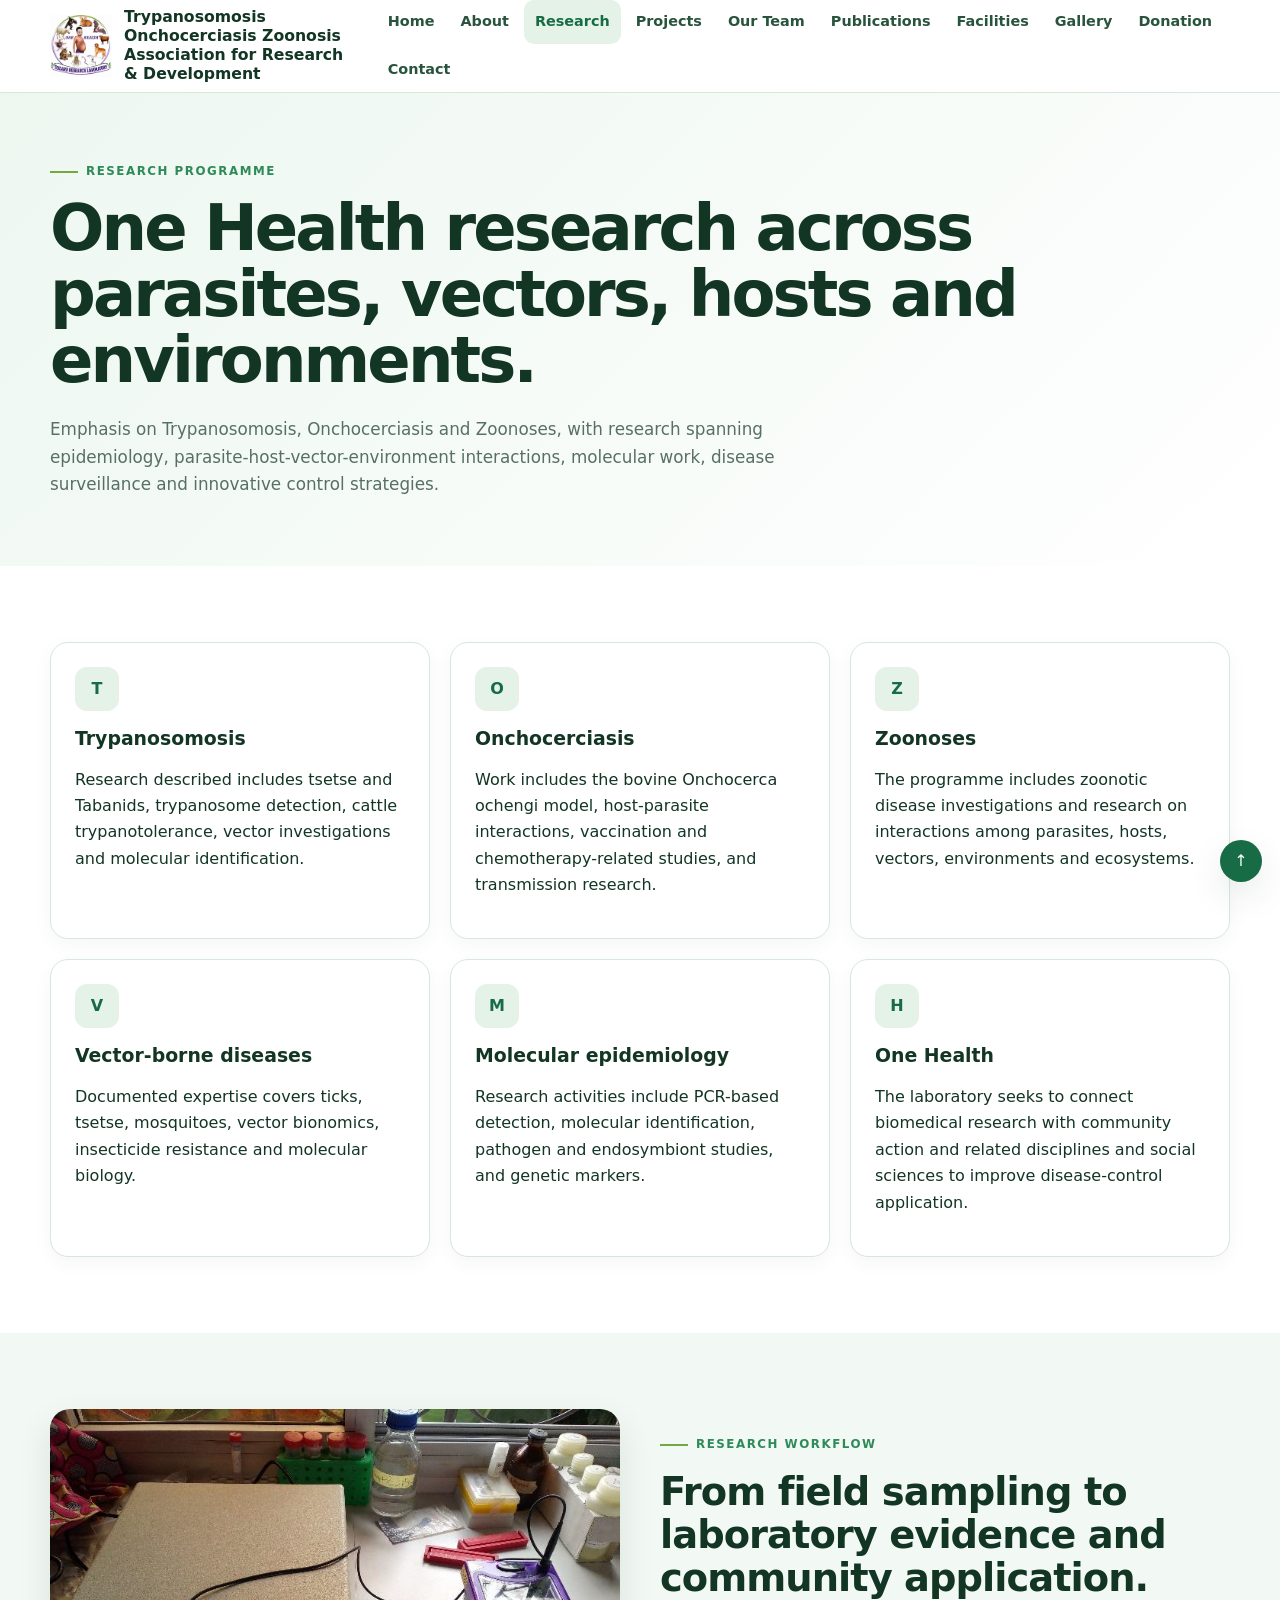
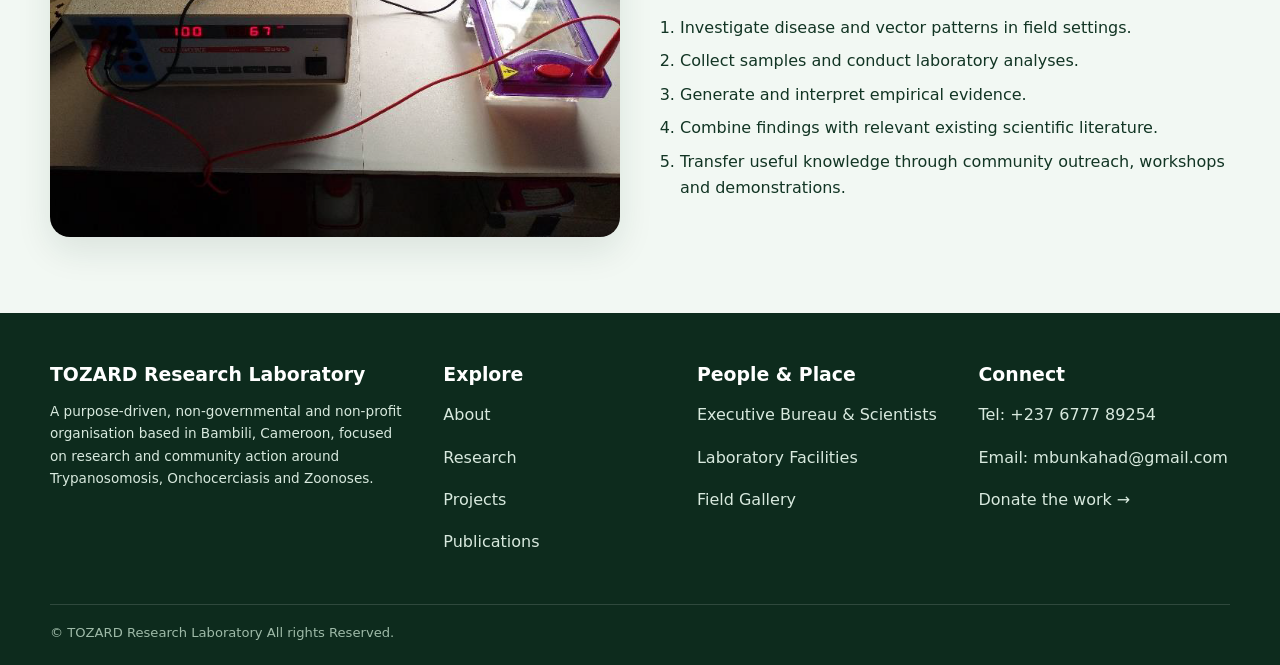
<file: research.html>
<!--
============================================================
TOZARD RESEARCH LABORATORY WEBSITE
Page-specific content

EDITING GUIDE:
- Change page text directly inside the relevant section.
- Navigation links are kept consistent across pages.
- Team photo areas are placeholders and can be replaced
with real photographs later.
- Do not remove the donation/payment safety placeholders
until the real information is available.
============================================================
-->
<!doctype html>
<html lang="en">
    <head>
        <meta charset="utf-8">
        <meta name="viewport" content="width=device-width,initial-scale=1">
        <meta name="description" content="TOZARD Research Laboratory — research, One Health, community empowerment and scientific collaboration in Cameroon.">
        <title>
            Research · TOZARD
        </title>
        <link rel="stylesheet" href="assets/style.css">
    </head>
    <body id="top">
        <!-- <div class="topbar">
            <div class="container">
                <span>
                    TOZARD Research Laboratory · Bambili-Tubah, Bamenda, Cameroon
                </span>
                <span>
                    One Health · Research · Community Empowerment
                </span>
            </div>
        </div> -->
        <header class="header">
            <div class="container nav">
                <a class="brand" href="index.html">
                    <img src="assets/image1.png" alt="TOZARD Research Laboratory logo">
                    <strong>
                        Trypanosomosis Onchocerciasis Zoonosis Association for Research &amp; Development
                    </strong>
                </a>
                <button class="hamb" aria-label="Open navigation" aria-expanded="false">
                    ☰
                </button>
                <nav class="menu" aria-label="Main navigation">
                    <a class="" href="index.html">
                        Home
                    </a>
                    <a class="" href="about.html">
                        About 
                    </a>
                    <a class="active" href="research.html">
                        Research
                    </a>
                    <a class="" href="projects.html">
                        Projects
                    </a>
                    <a class="" href="people.html">
                        Our Team
                    </a>
                    <a class="" href="publications.html">
                        Publications
                    </a>
                    <a class="" href="facilities.html">
                        Facilities
                    </a>
                    <a class="" href="gallery.html">
                        Gallery
                    </a>
                    <a class="" href="donate.html">
                        Donation
                    </a>
                    <a class="" href="contact.html">
                        Contact
                    </a>
                </nav>
            </div>
        </header>
        <main>
            <section class="page-hero">
                <div class="container">
                    <div class="eyebrow">
                        Research programme
                    </div>
                    <h1>
                        One Health research across parasites, vectors, hosts and environments.
                    </h1>
                    <p>
                        Emphasis on Trypanosomosis, Onchocerciasis and Zoonoses, with research spanning epidemiology, parasite-host-vector-environment interactions, molecular work, disease surveillance and innovative control strategies.
                    </p>
                </div>
            </section>
            <section class="section">
                <div class="container">
                    <div class="grid-3">
                        <div class="card">
                            <div class="icon">
                                T
                            </div>
                            <h3>
                                Trypanosomosis
                            </h3>
                            <p>
                                Research described includes tsetse and Tabanids, trypanosome detection, cattle trypanotolerance, vector investigations and molecular identification.
                            </p>
                        </div>
                        <div class="card">
                            <div class="icon">
                                O
                            </div>
                            <h3>
                                Onchocerciasis
                            </h3>
                            <p>
                                Work includes the bovine Onchocerca ochengi model, host-parasite interactions, vaccination and chemotherapy-related studies, and transmission research.
                            </p>
                        </div>
                        <div class="card">
                            <div class="icon">
                                Z
                            </div>
                            <h3>
                                Zoonoses
                            </h3>
                            <p>
                                The programme includes zoonotic disease investigations and research on interactions among parasites, hosts, vectors, environments and ecosystems.
                            </p>
                        </div>
                        <div class="card">
                            <div class="icon">
                                V
                            </div>
                            <h3>
                                Vector-borne diseases
                            </h3>
                            <p>
                                Documented expertise covers ticks, tsetse, mosquitoes, vector bionomics, insecticide resistance and molecular biology.
                            </p>
                        </div>
                        <div class="card">
                            <div class="icon">
                                M
                            </div>
                            <h3>
                                Molecular epidemiology
                            </h3>
                            <p>
                                Research activities include PCR-based detection, molecular identification, pathogen and endosymbiont studies, and genetic markers.
                            </p>
                        </div>
                        <div class="card">
                            <div class="icon">
                                H
                            </div>
                            <h3>
                                One Health
                            </h3>
                            <p>
                                The laboratory seeks to connect biomedical research with community action and related disciplines and social sciences to improve disease-control application.
                            </p>
                        </div>
                    </div>
                </div>
            </section>
            <section class="section alt">
                <div class="container split">
                    <img src="assets/image8.png" alt="Laboratory equipment used in TOZARD research">
                    <div>
                        <div class="eyebrow">
                            Research workflow
                        </div>
                        <h2>
                            From field sampling to laboratory evidence and community application.
                        </h2>
                        <ol class="list">
                            <li>
                                Investigate disease and vector patterns in field settings.
                            </li>
                            <li>
                                Collect samples and conduct laboratory analyses.
                            </li>
                            <li>
                                Generate and interpret empirical evidence.
                            </li>
                            <li>
                                Combine findings with relevant existing scientific literature.
                            </li>
                            <li>
                                Transfer useful knowledge through community outreach, workshops and demonstrations.
                            </li>
                        </ol>
                    </div>
                </div>
            </section>
        </main>
        <footer class="footer">
            <div class="container footer-grid">
                <div>
                    <h3>
                        TOZARD Research Laboratory
                    </h3>
                    <p class="small">
                        A purpose-driven, non-governmental and non-profit organisation based in Bambili, Cameroon, focused on research and community action around Trypanosomosis, Onchocerciasis and Zoonoses.
                    </p>
                </div>
                <div>
                    <h3>
                        Explore
                    </h3>
                    <p>
                        <a href="about.html">
                            About
                        </a>
                    </p>
                    <p>
                        <a href="research.html">
                            Research
                        </a>
                    </p>
                    <p>
                        <a href="projects.html">
                            Projects
                        </a>
                    </p>
                    <p>
                        <a href="publications.html">
                            Publications
                        </a>
                    </p>
                </div>
                <div>
                    <h3>
                        People &amp; Place
                    </h3>
                    <p>
                        <a href="people.html">
                            Executive Bureau &amp; Scientists
                        </a>
                    </p>
                    <p>
                        <a href="facilities.html">
                            Laboratory Facilities
                        </a>
                    </p>
                    <p>
                        <a href="gallery.html">
                            Field Gallery
                        </a>
                    </p>
                </div>
                <div>
                    <h3>
                        Connect
                    </h3>
                    <p>
                        Tel:
                        <a href="tel:+237677789254">
                            +237 6777 89254
                        </a>
                    </p>
                    <p>
                        Email:
                        <a href="mailto:mbunkahad@gmail.com">
                            mbunkahad@gmail.com
                        </a>
                    </p>
                    <p>
                        <a href="donate.html">
                            Donate the work →
                        </a>
                    </p>
                </div>
            </div>
            <div class="container footer-bottom">
                © TOZARD Research Laboratory All rights Reserved. 
            </div>
        </footer>
        <a class="backtop" href="#top" aria-label="Back to top">
            ↑
        </a>
        <script src="assets/site.js">
        </script>
    </body>
</html>
</file>
<file: assets/style.css>
/*
============================================================
TOZARD RESEARCH LABORATORY - MAIN STYLESHEET

EDITING GUIDE:
- COLOR PALETTE: edit the green variables in :root below.
- TYPOGRAPHY: search for the typography section.
- LAYOUT: page/container and responsive rules are grouped
  into clearly labelled sections.
- COMPONENTS: cards, buttons, navigation, footer, etc.
  are grouped below.
- RESPONSIVE DESIGN: mobile/tablet rules are near the end.

The stylesheet intentionally remains expanded and spaced out
so it is easy to read and modify.
============================================================
*/

:root {
    --ink: #123524;
    --muted: #587064;
    --brand: #176b45;
    --brand2: #2f8a59;
    --accent: #74a942;
    --bg: #f2f8f3;
    --card: #fff;
    --line: #d7e7dc;
    --shadow: 0 14px 35px rgba(18,53,36,.10);
    --radius: 18px;
    --max: 1180px;
}

* {
    box-sizing: border-box;
}

html {
    scroll-behavior: smooth;
}

body {
    margin: 0;
    font-family: Inter,ui-sans-serif,system-ui,-apple-system,"Segoe UI",Arial,sans-serif;
    color: var(--ink);
    background: #fff;
    line-height: 1.65;
}

img {
    max-width: 100%;
    display: block;
}

a {
    color: inherit;
}

.container {
    width: min(var(--max),calc(100% - 36px));
    margin: auto;
}

.topbar {
    background: var(--ink);
    color: #e5f1e9;
    font-size: .86rem;
}

.topbar .container {
    display: flex;
    justify-content: space-between;
    gap: 20px;
    padding: 8px 0;
}

.header {
    position: sticky;
    top: 0;
    z-index: 20;
    background: rgba(255,255,255,.96);
    backdrop-filter: blur(10px);
    border-bottom: 1px solid var(--line);
}

.nav {
    display: flex;
    align-items: center;
    justify-content: space-between;
    min-height: 78px;
    gap: 22px;
}

.brand {
    display: flex;
    align-items: center;
    gap: 12px;
    text-decoration: none;
    min-width: 0;
}

.brand img {
    width: 62px;
    height: 62px;
    object-fit: contain;
}

.brand strong {
    font-size: .98rem;
    line-height: 1.2;
    max-width: 260px;
}

.menu {
    display: flex;
    align-items: center;
    gap: 4px;
    flex-wrap: wrap;
}

.menu a {
    padding: 10px 11px;
    border-radius: 10px;
    text-decoration: none;
    font-weight: 650;
    font-size: .9rem;
    color: #28533d;
}

.menu a:hover,.menu a.active {
    background: #e4f2e8;
    color: var(--brand);
}

.menu .cta {
    background: var(--brand);
    color: #fff;
    padding: 11px 15px;
}

.menu .cta:hover {
    background: #0f5134;
    color: #fff;
}

.hamb {
    display: none;
    border: 1px solid var(--line);
    background: #fff;
    border-radius: 10px;
    padding: 9px 11px;
    font-size: 1.2rem;
}

.hero {
    background: linear-gradient(120deg,#edf7f0 0%,#fff 55%,#f3f8e8 100%);
    padding: 82px 0 70px;
    overflow: hidden;
}

.hero-grid {
    display: grid;
    grid-template-columns: 1.08fr .92fr;
    gap: 50px;
    align-items: center;
}

.eyebrow {
    display: inline-flex;
    gap: 8px;
    align-items: center;
    text-transform: uppercase;
    letter-spacing: .13em;
    font-size: .74rem;
    font-weight: 800;
    color: var(--brand2);
    margin-bottom: 15px;
}

.eyebrow:before {
    content: "";
    width: 28px;
    height: 2px;
    background: var(--accent);
}

h1 {
    font-size: clamp(2.3rem,5vw,4.8rem);
    line-height: 1.03;
    letter-spacing: -.045em;
    margin: 0 0 22px;
}

h2 {
    font-size: clamp(1.7rem,3vw,2.65rem);
    line-height: 1.12;
    letter-spacing: -.025em;
    margin: 0 0 16px;
}

h3 {
    font-size: 1.18rem;
    line-height: 1.25;
    margin: 0 0 8px;
}

.lead {
    font-size: 1.12rem;
    color: #4b6658;
    max-width: 700px;
}

.actions {
    display: flex;
    gap: 12px;
    flex-wrap: wrap;
    margin-top: 28px;
}

.btn {
    display: inline-flex;
    align-items: center;
    justify-content: center;
    gap: 8px;
    padding: 12px 17px;
    border-radius: 11px;
    border: 1px solid transparent;
    text-decoration: none;
    font-weight: 750;
}

.btn.primary {
    background: var(--brand);
    color: #fff;
}

.btn.secondary {
    background: #fff;
    border-color: var(--line);
    color: var(--ink);
}

.hero-media {
    border-radius: 24px;
    overflow: hidden;
    box-shadow: var(--shadow);
    border: 1px solid rgba(16,37,59,.08);
    background: #fff;
}

.hero-media img {
    width: 100%;
    height: 410px;
    object-fit: cover;
}

.hero-media .caption {
    padding: 12px 15px;
    color: var(--muted);
    font-size: .86rem;
}

.section {
    padding: 76px 0;
}

.section.alt {
    background: var(--bg);
}

.section-head {
    display: flex;
    justify-content: space-between;
    align-items: end;
    gap: 30px;
    margin-bottom: 30px;
}

.section-head p {
    max-width: 670px;
    color: var(--muted);
    margin: 0;
}

.grid-3 {
    display: grid;
    grid-template-columns: repeat(3,1fr);
    gap: 20px;
}

.grid-4 {
    display: grid;
    grid-template-columns: repeat(4,1fr);
    gap: 18px;
}

.grid-2 {
    display: grid;
    grid-template-columns: repeat(2,1fr);
    gap: 24px;
}

.card {
    background: var(--card);
    border: 1px solid var(--line);
    border-radius: var(--radius);
    padding: 24px;
    box-shadow: 0 6px 20px rgba(16,37,59,.04);
}

.card:hover {
    box-shadow: var(--shadow);
    transform: translateY(-2px);
    transition: .2s;
}

.icon {
    width: 44px;
    height: 44px;
    border-radius: 12px;
    background: #e4f2e8;
    color: var(--brand);
    display: grid;
    place-items: center;
    font-weight: 900;
    margin-bottom: 16px;
}

.metric {
    font-size: 2rem;
    font-weight: 850;
    line-height: 1;
}

.muted {
    color: var(--muted);
}

.pill {
    display: inline-block;
    padding: 6px 10px;
    border-radius: 999px;
    background: #e6f3e9;
    color: var(--brand);
    font-size: .78rem;
    font-weight: 750;
}

.page-hero {
    padding: 62px 0 50px;
    background: linear-gradient(135deg,#edf7f0,#fff);
}

.page-hero p {
    max-width: 760px;
    color: var(--muted);
    font-size: 1.05rem;
}

.split {
    display: grid;
    grid-template-columns: 1fr 1fr;
    gap: 40px;
    align-items: center;
}

.split img {
    border-radius: 20px;
    box-shadow: var(--shadow);
}

.list {
    padding-left: 20px;
}

.list li {
    margin: 7px 0;
}

.timeline {
    border-left: 2px solid #cfe3d5;
    padding-left: 24px;
}

.timeline .item {
    position: relative;
    margin-bottom: 24px;
}

.timeline .item:before {
    content: "";
    position: absolute;
    left: -32px;
    top: 7px;
    width: 12px;
    height: 12px;
    border-radius: 50%;
    background: var(--accent);
    border: 3px solid #fff;
    box-shadow: 0 0 0 2px #cfe3d5;
}

.table-wrap {
    overflow: auto;
    border: 1px solid var(--line);
    border-radius: 16px;
}

.table {
    width: 100%;
    border-collapse: collapse;
    min-width: 700px;
}

.table th,.table td {
    padding: 13px 15px;
    border-bottom: 1px solid var(--line);
    text-align: left;
    vertical-align: top;
}

.table th {
    background: #edf5ef;
    font-size: .86rem;
}

.team {
    display: flex;
    flex-direction: column;
    gap: 10px;
}

.team .role {
    color: var(--brand2);
    font-weight: 750;
    font-size: .9rem;
}

.team .contact {
    font-size: .85rem;
    color: var(--muted);
}

.publication {
    padding: 20px 0;
    border-bottom: 1px solid var(--line);
}

.publication:last-child {
    border-bottom: 0;
}

.publication .meta {
    color: var(--muted);
    font-size: .88rem;
    margin-top: 5px;
}

.facility-list {
    columns: 2;
    column-gap: 40px;
}

.facility-list li {
    break-inside: avoid;
    margin-bottom: 7px;
}

.gallery {
    display: grid;
    grid-template-columns: repeat(3,1fr);
    gap: 16px;
}

.gallery figure {
    margin: 0;
    border-radius: 16px;
    overflow: hidden;
    background: #fff;
    border: 1px solid var(--line);
}

.gallery img {
    width: 100%;
    height: 230px;
    object-fit: cover;
}

.gallery figcaption {
    padding: 12px 14px;
    font-size: .86rem;
    color: var(--muted);
}

.donate {
    background: linear-gradient(135deg,#123d2b,#20764a);
    color: #fff;
}

.donate .muted {
    color: #d9eee0;
}

.payment {
    background: #fff;
    color: var(--ink);
    border-radius: 18px;
    padding: 24px;
}

.payment-row {
    display: flex;
    justify-content: space-between;
    gap: 20px;
    border-bottom: 1px solid var(--line);
    padding: 11px 0;
}

.payment-row:last-child {
    border-bottom: 0;
}

.copy {
    border: 0;
    background: #e4f2e8;
    color: var(--brand);
    font-weight: 800;
    border-radius: 8px;
    padding: 6px 9px;
    cursor: pointer;
}

.placeholder {
    border: 2px dashed #91b59e;
    background: #f4faf5;
    color: #547463;
    border-radius: 16px;
    padding: 22px;
}

.notice {
    border-left: 4px solid var(--accent);
    background: #f3f8e8;
    padding: 15px 18px;
    border-radius: 10px;
    color: #3e5a47;
}

.footer {
    background: #0d2b1d;
    color: #d8e9de;
    padding: 50px 0 22px;
}

.footer-grid {
    display: grid;
    grid-template-columns: 1.3fr .8fr .9fr .9fr;
    gap: 30px;
}

.footer h3 {
    color: #fff;
}

.footer a {
    text-decoration: none;
    color: #d8e9de;
}

.footer a:hover {
    color: #fff;
}

.footer-bottom {
    border-top: 1px solid rgba(255,255,255,.14);
    margin-top: 32px;
    padding-top: 17px;
    font-size: .82rem;
    color: #9ebaa8;
}

.small {
    font-size: .85rem;
}

.backtop {
    position: fixed;
    right: 18px;
    bottom: 18px;
    width: 42px;
    height: 42px;
    border-radius: 50%;
    display: grid;
    place-items: center;
    background: var(--brand);
    color: #fff;
    text-decoration: none;
    box-shadow: var(--shadow);
}

@media(max-width:1050px) {
    .menu a {
        padding: 9px 7px;
        font-size: .83rem;
    }
    .brand strong {
        max-width: 210px;
    }
    .grid-4 {
        grid-template-columns: repeat(2,1fr);
    }
    .footer-grid {
        grid-template-columns: repeat(2,1fr);
    }
}

@media(max-width:820px) {
    .topbar .container {
        flex-direction: column;
        gap: 3px;
    }
    .hamb {
        display: block;
    }
    .menu {
        display: none;
        position: absolute;
        top: 78px;
        left: 18px;
        right: 18px;
        background: #fff;
        border: 1px solid var(--line);
        border-radius: 14px;
        padding: 10px;
        box-shadow: var(--shadow);
    }
    .menu.open {
        display: flex;
        flex-direction: column;
        align-items: stretch;
    }
    .menu a {
        padding: 12px;
    }
    .hero {
        padding: 55px 0;
    }
    .hero-grid,.split,.grid-2 {
        grid-template-columns: 1fr;
    }
    .hero-media img {
        height: 300px;
    }
    .grid-3 {
        grid-template-columns: 1fr;
    }
    .gallery {
        grid-template-columns: 1fr 1fr;
    }
    .section {
        padding: 58px 0;
    }
    .facility-list {
        columns: 1;
    }
    .section-head {
        display: block;
    }
    .section-head p {
        margin-top: 10px;
    }
}

@media(max-width:520px) {
    .container {
        width: min(var(--max),calc(100% - 24px));
    }
    .brand img {
        width: 52px;
        height: 52px;
    }
    .brand strong {
        font-size: .83rem;
    }
    .hero-media img {
        height: 235px;
    }
    .grid-4,.gallery {
        grid-template-columns: 1fr;
    }
    .payment-row {
        display: block;
    }
    .payment-row strong {
        display: block;
        margin-bottom: 3px;
    }
    .footer-grid {
        grid-template-columns: 1fr;
    }
    h1 {
        font-size: 2.45rem;
    }
}

/* ============================================================ OUR TEAM - TEAM MEMBER CARDS ------------------------------------------------------------ Each photograph stays inside the same card as the member's information. The photo is intentionally 25% of the card's available width and is placed above the description. ============================================================ */ .team {
    display: flex;
    flex-direction: column;
    gap: 10px;
}

.team .role {
    color: var(--brand2);
    font-weight: 750;
    font-size: 0.9rem;
}

.team .contact {
    font-size: 0.85rem;
    color: var(--muted);
}

/* Photo placeholder - reduced to one quarter of the card width. */ .team-photo-placeholder {
    width: 25%;
    aspect-ratio: 1 / 1;
    border: 2px dashed #6baa7f;
    border-radius: 16px;
    background: linear-gradient(
        135deg,
        #f2f9f4,
        #e1f1e6
    );
    display: flex;
    align-items: center;
    justify-content: center;
    text-align: center;
    color: #28704a;
    font-weight: 700;
    padding: 10px;
    margin: 0 auto 8px auto;
    box-sizing: border-box;
}

/* Text shown inside the temporary photo placeholder. */ .team-photo-placeholder small {
    display: block;
    margin-top: 6px;
    font-weight: 400;
    color: #5f806b;
}

/* Keep the small team photo practical on phones. */ @media (max-width: 600px) {
    .team-photo-placeholder {
        width: 25%;
    min-width: 80px;
    }
}
</file>
